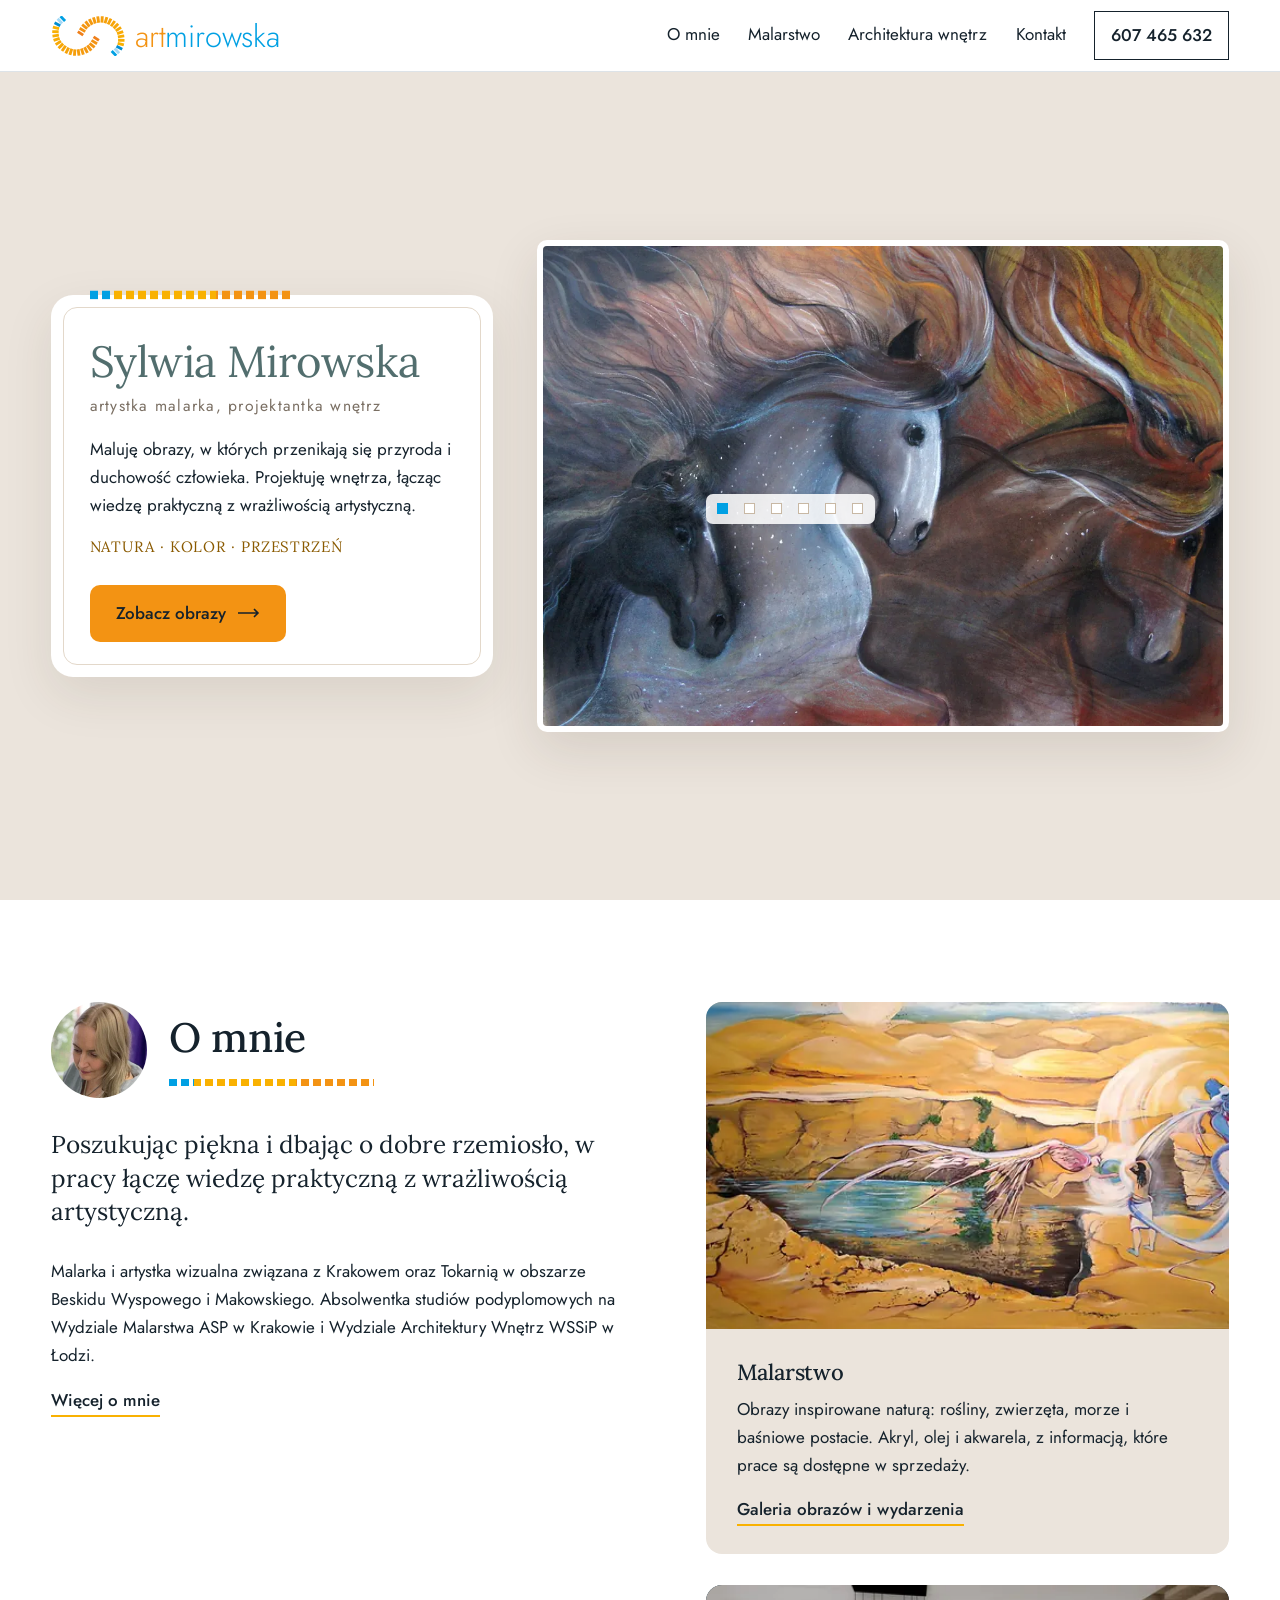
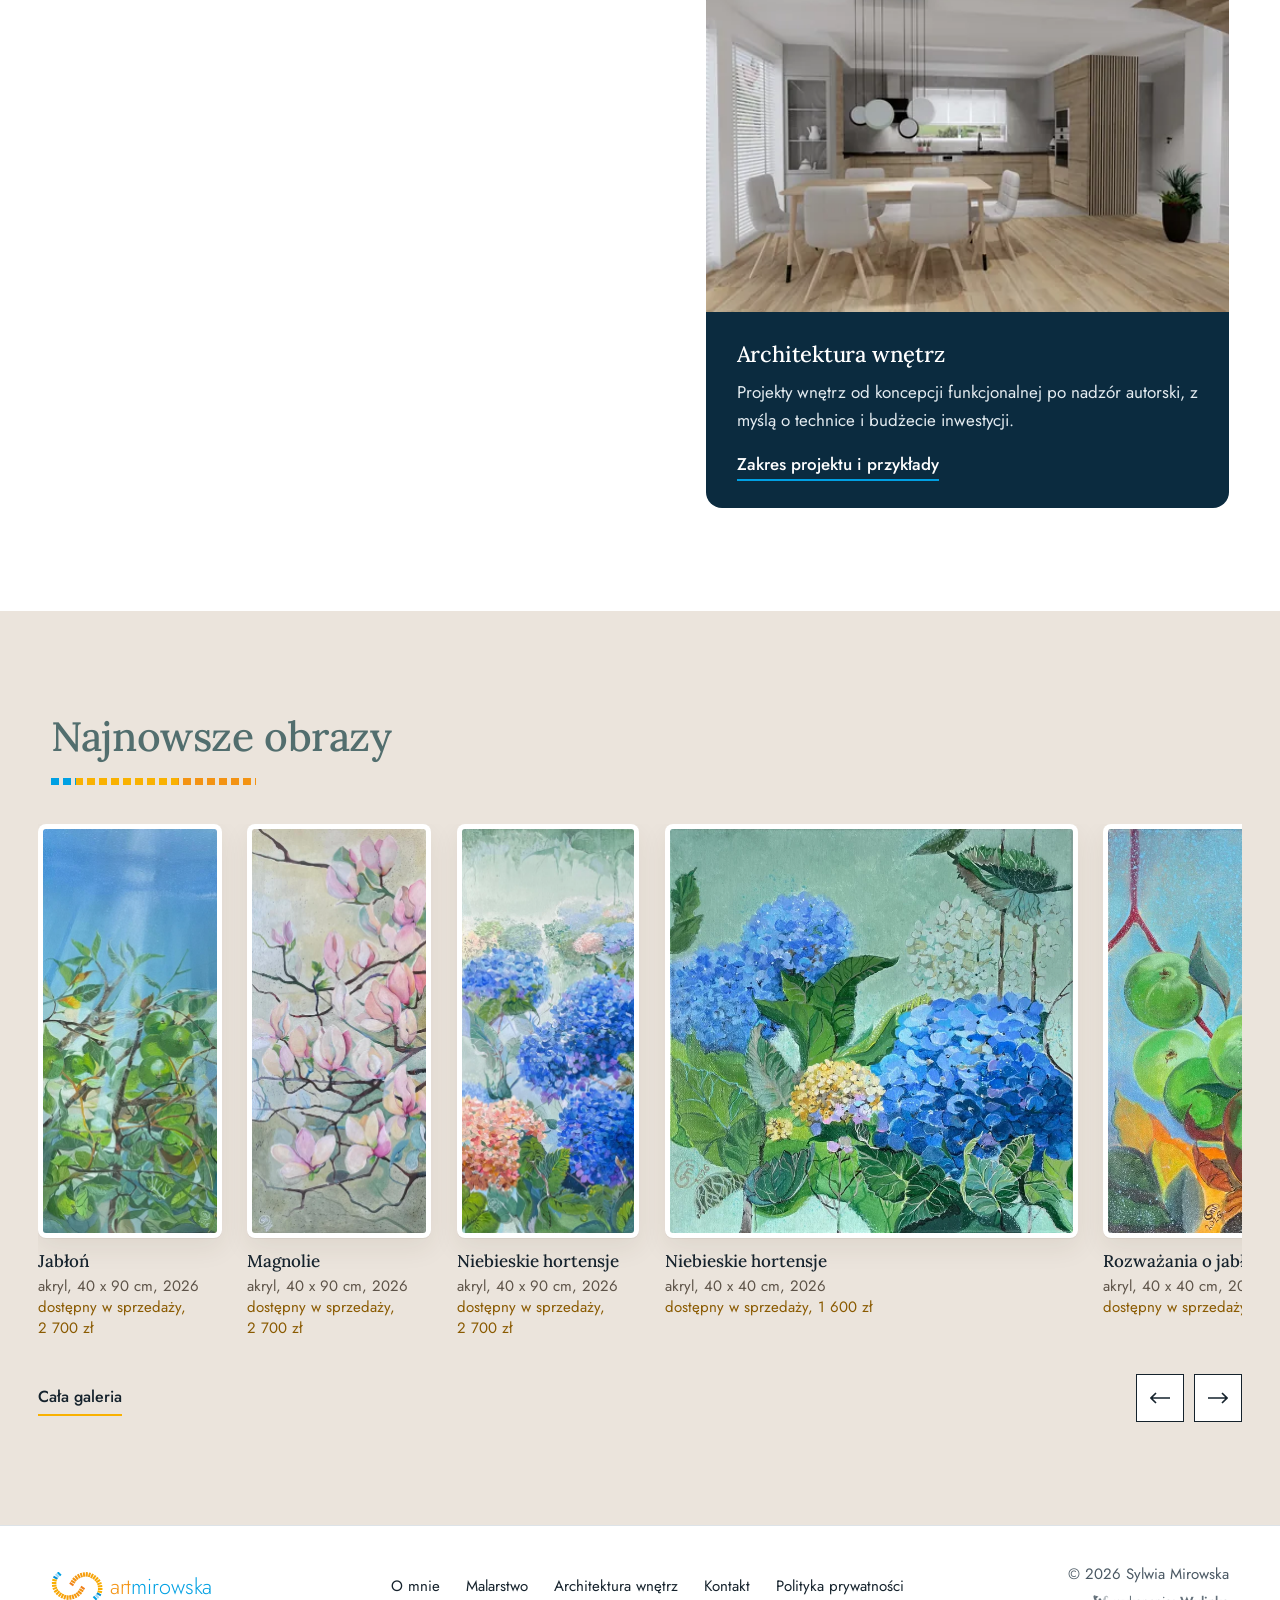
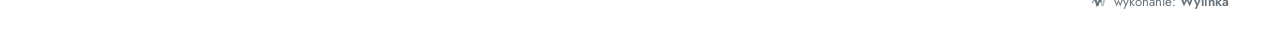
<file: index.html>
<!doctype html>
<html lang="pl">
<head>
<meta charset="utf-8">
<meta name="viewport" content="width=device-width, initial-scale=1">
<title>Sylwia Mirowska - malarstwo i projektowanie wnętrz, Kraków</title>
<meta name="description" content="Sylwia Mirowska - obrazy inspirowane przyrodą i projekty wnętrz. Malarka i projektantka wnętrz z Krakowa.">
<meta name="robots" content="noindex, nofollow" data-podglad>
<link rel="canonical" href="https://wylinka-podglad.pl/artmirowska-koncepcja/">
<meta name="theme-color" content="#ffffff">
<link rel="icon" href="data:image/svg+xml,%3Csvg%20xmlns%3D%22http%3A%2F%2Fwww.w3.org%2F2000%2Fsvg%22%20viewBox%3D%22-4%20-30%20122%20122%22%3E%3Cg%20id%3D%22hk%22%3E%3Crect%20x%3D%2215.80%22%20y%3D%22-0.90%22%20width%3D%224.4%22%20height%3D%229.8%22%20fill%3D%22%2300A0E3%22%20transform%3D%22rotate%28135.1%2018.00%204.00%29%22%2F%3E%3Crect%20x%3D%2211.30%22%20y%3D%222.98%22%20width%3D%224.4%22%20height%3D%229.8%22%20fill%3D%22%23A2D9F7%22%20transform%3D%22rotate%28137.2%2013.50%207.88%29%22%2F%3E%3Crect%20x%3D%227.54%22%20y%3D%227.58%22%20width%3D%224.4%22%20height%3D%229.8%22%20fill%3D%22%23008DD2%22%20transform%3D%22rotate%28117.8%209.74%2012.48%29%22%2F%3E%3Crect%20x%3D%225.42%22%20y%3D%2213.16%22%20width%3D%224.4%22%20height%3D%229.8%22%20fill%3D%22%23F9B101%22%20transform%3D%22rotate%28104.3%207.62%2018.06%29%22%2F%3E%3Crect%20x%3D%224.60%22%20y%3D%2219.04%22%20width%3D%224.4%22%20height%3D%229.8%22%20fill%3D%22%23F9AF02%22%20transform%3D%22rotate%2891.2%206.80%2023.94%29%22%2F%3E%3Crect%20x%3D%224.97%22%20y%3D%2224.99%22%20width%3D%224.4%22%20height%3D%229.8%22%20fill%3D%22%23F8AD03%22%20transform%3D%22rotate%2881.8%207.17%2029.89%29%22%2F%3E%3Crect%20x%3D%226.34%22%20y%3D%2230.77%22%20width%3D%224.4%22%20height%3D%229.8%22%20fill%3D%22%23F8AB05%22%20transform%3D%22rotate%2870.7%208.54%2035.67%29%22%2F%3E%3Crect%20x%3D%229.02%22%20y%3D%2236.08%22%20width%3D%224.4%22%20height%3D%229.8%22%20fill%3D%22%23F7A906%22%20transform%3D%22rotate%2856.2%2011.22%2040.98%29%22%2F%3E%3Crect%20x%3D%2212.81%22%20y%3D%2240.68%22%20width%3D%224.4%22%20height%3D%229.8%22%20fill%3D%22%23F7A707%22%20transform%3D%22rotate%2845.1%2015.01%2045.58%29%22%2F%3E%3Crect%20x%3D%2217.38%22%20y%3D%2244.51%22%20width%3D%224.4%22%20height%3D%229.8%22%20fill%3D%22%23F7A508%22%20transform%3D%22rotate%2834.9%2019.58%2049.41%29%22%2F%3E%3Crect%20x%3D%2222.51%22%20y%3D%2247.56%22%20width%3D%224.4%22%20height%3D%229.8%22%20fill%3D%22%23F6A309%22%20transform%3D%22rotate%2826.5%2024.71%2052.46%29%22%2F%3E%3Crect%20x%3D%2228.02%22%20y%3D%2249.80%22%20width%3D%224.4%22%20height%3D%229.8%22%20fill%3D%22%23F6A10B%22%20transform%3D%22rotate%2817.2%2030.22%2054.70%29%22%2F%3E%3Crect%20x%3D%2233.89%22%20y%3D%2250.89%22%20width%3D%224.4%22%20height%3D%229.8%22%20fill%3D%22%23F59F0C%22%20transform%3D%22rotate%283.2%2036.09%2055.79%29%22%2F%3E%3Crect%20x%3D%2239.85%22%20y%3D%2250.61%22%20width%3D%224.4%22%20height%3D%229.8%22%20fill%3D%22%23F59D0D%22%20transform%3D%22rotate%28-8.1%2042.05%2055.51%29%22%2F%3E%3Crect%20x%3D%2245.64%22%20y%3D%2249.31%22%20width%3D%224.4%22%20height%3D%229.8%22%20fill%3D%22%23F59B0E%22%20transform%3D%22rotate%28-17.1%2047.84%2054.21%29%22%2F%3E%3Crect%20x%3D%2251.14%22%20y%3D%2247.05%22%20width%3D%224.4%22%20height%3D%229.8%22%20fill%3D%22%23F4990F%22%20transform%3D%22rotate%28-27.6%2053.34%2051.95%29%22%2F%3E%3Crect%20x%3D%2256.17%22%20y%3D%2243.84%22%20width%3D%224.4%22%20height%3D%229.8%22%20fill%3D%22%23F49711%22%20transform%3D%22rotate%28-37.4%2058.37%2048.74%29%22%2F%3E%3Crect%20x%3D%2260.47%22%20y%3D%2239.74%22%20width%3D%224.4%22%20height%3D%229.8%22%20fill%3D%22%23F39512%22%20transform%3D%22rotate%28-51.6%2062.67%2044.64%29%22%2F%3E%3Crect%20x%3D%2263.79%22%20y%3D%2234.78%22%20width%3D%224.4%22%20height%3D%229.8%22%20fill%3D%22%23F39313%22%20transform%3D%22rotate%28-59.3%2065.99%2039.68%29%22%2F%3E%3Crect%20x%3D%2266.79%22%20y%3D%2229.62%22%20width%3D%224.4%22%20height%3D%229.8%22%20fill%3D%22%23EF7F1A%22%20transform%3D%22rotate%28-56.4%2068.99%2034.52%29%22%2F%3E%3C%2Fg%3E%3Cuse%20xmlns%3Axlink%3D%22http%3A%2F%2Fwww.w3.org%2F1999%2Fxlink%22%20href%3D%22%23hk%22%20transform%3D%22rotate%28180%2057%2030.5%29%22%2F%3E%3C%2Fsvg%3E">
<link rel="preload" href="fonts/lora-rdzen.woff2" as="font" type="font/woff2" crossorigin>
<link rel="preload" href="fonts/jost-rdzen.woff2" as="font" type="font/woff2" crossorigin>
<link rel="preload" as="image" type="image/webp" imagesrcset="foto/h-dzikosc-720.webp 720w, foto/h-dzikosc-1100.webp 1100w, foto/h-dzikosc-1417.webp 1417w" imagesizes="(max-width:760px) 96vw, (max-width:960px) 92vw, 60vw" fetchpriority="high">
<link rel="stylesheet" href="style.css?v=2711i">
</head>
<body>
<a class="skip" href="#tresc">Przejdź do treści</a>
<svg width="0" height="0" style="position:absolute" aria-hidden="true"><defs><symbol id="znak" viewBox="0 0 114 61"><g id="hk"><rect x="15.80" y="-0.90" width="4.4" height="9.8" fill="#00A0E3" transform="rotate(135.1 18.00 4.00)"/><rect x="11.30" y="2.98" width="4.4" height="9.8" fill="#A2D9F7" transform="rotate(137.2 13.50 7.88)"/><rect x="7.54" y="7.58" width="4.4" height="9.8" fill="#008DD2" transform="rotate(117.8 9.74 12.48)"/><rect x="5.42" y="13.16" width="4.4" height="9.8" fill="#F9B101" transform="rotate(104.3 7.62 18.06)"/><rect x="4.60" y="19.04" width="4.4" height="9.8" fill="#F9AF02" transform="rotate(91.2 6.80 23.94)"/><rect x="4.97" y="24.99" width="4.4" height="9.8" fill="#F8AD03" transform="rotate(81.8 7.17 29.89)"/><rect x="6.34" y="30.77" width="4.4" height="9.8" fill="#F8AB05" transform="rotate(70.7 8.54 35.67)"/><rect x="9.02" y="36.08" width="4.4" height="9.8" fill="#F7A906" transform="rotate(56.2 11.22 40.98)"/><rect x="12.81" y="40.68" width="4.4" height="9.8" fill="#F7A707" transform="rotate(45.1 15.01 45.58)"/><rect x="17.38" y="44.51" width="4.4" height="9.8" fill="#F7A508" transform="rotate(34.9 19.58 49.41)"/><rect x="22.51" y="47.56" width="4.4" height="9.8" fill="#F6A309" transform="rotate(26.5 24.71 52.46)"/><rect x="28.02" y="49.80" width="4.4" height="9.8" fill="#F6A10B" transform="rotate(17.2 30.22 54.70)"/><rect x="33.89" y="50.89" width="4.4" height="9.8" fill="#F59F0C" transform="rotate(3.2 36.09 55.79)"/><rect x="39.85" y="50.61" width="4.4" height="9.8" fill="#F59D0D" transform="rotate(-8.1 42.05 55.51)"/><rect x="45.64" y="49.31" width="4.4" height="9.8" fill="#F59B0E" transform="rotate(-17.1 47.84 54.21)"/><rect x="51.14" y="47.05" width="4.4" height="9.8" fill="#F4990F" transform="rotate(-27.6 53.34 51.95)"/><rect x="56.17" y="43.84" width="4.4" height="9.8" fill="#F49711" transform="rotate(-37.4 58.37 48.74)"/><rect x="60.47" y="39.74" width="4.4" height="9.8" fill="#F39512" transform="rotate(-51.6 62.67 44.64)"/><rect x="63.79" y="34.78" width="4.4" height="9.8" fill="#F39313" transform="rotate(-59.3 65.99 39.68)"/><rect x="66.79" y="29.62" width="4.4" height="9.8" fill="#EF7F1A" transform="rotate(-56.4 68.99 34.52)"/></g><use href="#hk" transform="rotate(180 57 30.5)"/></symbol></defs></svg>
<header class="top" id="top">
<div class="wrap">
<a class="logo" href="index.html" aria-label="artmirowska - Sylwia Mirowska, strona główna"><svg viewBox="0 0 382 61" role="img" aria-hidden="true" focusable="false"><use href="#znak" width="114" height="61"/><text x="128" y="47" font-family="Jost, Arial, sans-serif" font-weight="300" font-size="47" letter-spacing="-0.3"><tspan fill="#F39313">art</tspan><tspan fill="#00A0E3">mirowska</tspan></text></svg></a>
<button class="burger" id="burger" type="button" aria-label="Otwórz menu" aria-expanded="false" aria-controls="menu"><i></i><i></i><i></i></button>
<nav class="menu" id="menu" aria-label="Główne menu">
<a href="o-mnie.html">O mnie</a><a href="malarstwo.html">Malarstwo</a><a href="architektura-wnetrz.html">Architektura wnętrz</a><a href="kontakt.html">Kontakt</a>
<a class="tel" href="tel:+48607465632">607 465 632</a>
</nav>
</div>
</header>
<main id="tresc">
<section class="start krem" id="start">
<div class="wrap start-in">
<div class="wiz">
<span class="kr" aria-hidden="true"></span>
<h1>Sylwia Mirowska <span>artystka malarka, projektantka wnętrz</span></h1>
<p class="lead">Maluję obrazy, w których przenikają się przyroda i duchowość człowieka. <span class="dr">Projektuję wnętrza, łącząc wiedzę praktyczną z wrażliwością artystyczną.</span></p>
<p class="haslo">NATURA · KOLOR · PRZESTRZEŃ</p>
<a class="btn" href="malarstwo.html">Zobacz obrazy <svg viewBox="0 0 22 10" aria-hidden="true"><path d="M0 5h20M16 1l4 4-4 4" fill="none" stroke="currentColor" stroke-width="1.6"/></svg></a>
</div>
<div class="rama" id="pokaz" aria-label="Wybrane obrazy"><img data-krop="0.86" src="foto/h-dzikosc-1100.webp" srcset="foto/h-dzikosc-720.webp 720w, foto/h-dzikosc-1100.webp 1100w, foto/h-dzikosc-1417.webp 1417w" sizes="(max-width:760px) 96vw, (max-width:960px) 92vw, 60vw" width="1417" height="1000" alt="Obraz Sylwii Mirowskiej: Dzikość serca" class=on fetchpriority=high decoding="async"><img data-src="foto/h-smok-1100.webp" data-srcset="foto/h-smok-720.webp 720w, foto/h-smok-1100.webp 1100w, foto/h-smok-1600.webp 1600w" sizes="(max-width:760px) 96vw, (max-width:960px) 92vw, 50vw" width="1600" height="1303" alt="Obraz Sylwii Mirowskiej: Smok niebieski, cykl „Planeta Smi”, akryl, 73 x 60 cm" loading=lazy decoding="async"><img data-src="foto/h-biedronki-1100.webp" data-srcset="foto/h-biedronki-720.webp 720w, foto/h-biedronki-1100.webp 1100w, foto/h-biedronki-1401.webp 1401w" sizes="(max-width:760px) 96vw, (max-width:960px) 92vw, 60vw" width="1401" height="1000" alt="Obraz Sylwii Mirowskiej: Sierpniowe biedronki" loading=lazy decoding="async"><img data-pos="0% 50%" data-src="foto/h-karczoch-1100.webp" data-srcset="foto/h-karczoch-720.webp 720w, foto/h-karczoch-1100.webp 1100w, foto/h-karczoch-1600.webp 1600w" sizes="(max-width:760px) 96vw, (max-width:960px) 92vw, 55vw" width="1600" height="1200" alt="Obraz Sylwii Mirowskiej: Wariacje na temat karczocha, akryl, 45 x 60 cm, 2022" loading=lazy decoding="async"><img data-src="foto/h-wazka-1100.webp" data-srcset="foto/h-wazka-720.webp 720w, foto/h-wazka-1100.webp 1100w, foto/h-wazka-1357.webp 1357w" sizes="(max-width:760px) 96vw, (max-width:960px) 92vw, 60vw" width="1357" height="1000" alt="Obraz Sylwii Mirowskiej: Ważka i lilie wodne" loading=lazy decoding="async"><img data-src="foto/h-uspiony-1100.webp" data-srcset="foto/h-uspiony-720.webp 720w, foto/h-uspiony-1100.webp 1100w, foto/h-uspiony-1600.webp 1600w, foto/h-uspiony-2048.webp 2048w" sizes="(max-width:760px) 96vw, (max-width:960px) 92vw, 55vw" width="2048" height="1667" alt="Obraz Sylwii Mirowskiej: Uśpiony ogród, akryl, 100 x 80 cm, 2018" loading=lazy decoding="async"></div>
</div>
</section>

<section class="sek">
<div class="wrap om">
<div class="om-tx">
<div class="om-gl"><img data-src="foto/smi-twarz-192.webp" data-srcset="foto/smi-twarz-192.webp 192w, foto/smi-twarz-288.webp 288w" sizes="96px" width="96" height="96" alt="Sylwia Mirowska"><div><h2>O mnie</h2><span class="kr" aria-hidden="true"></span></div></div>
<p class="cyt">Poszukując piękna i dbając o dobre rzemiosło, w pracy łączę wiedzę praktyczną z wrażliwością artystyczną.</p>
<p>Malarka i artystka wizualna związana z Krakowem oraz Tokarnią w obszarze Beskidu Wyspowego i Makowskiego. Absolwentka studiów podyplomowych na Wydziale Malarstwa ASP w Krakowie i Wydziale Architektury Wnętrz WSSiP w Łodzi.</p>
<a class="wiecej" href="o-mnie.html">Więcej o mnie</a>
</div>
<div class="dz">
<a class="k" href="malarstwo.html"><img data-src="foto/g-pustynia-1048.webp" data-srcset="foto/g-pustynia-605.webp 605w, foto/g-pustynia-1048.webp 1048w, foto/g-pustynia-1400.webp 1400w" sizes="(max-width:960px) 92vw, 30vw" width="1048" height="520" alt="Obraz W każdym z nas jest pustynia"><div class="t"><h3>Malarstwo</h3><p>Obrazy inspirowane naturą: rośliny, zwierzęta, morze i baśniowe postacie. Akryl, olej i akwarela, z informacją, które prace są dostępne w sprzedaży.</p><span class="wiecej">Galeria obrazów i wydarzenia</span></div></a>
<a class="c" href="architektura-wnetrz.html"><img data-src="foto/a-kuchnia-skand-2026-960.webp" data-srcset="foto/a-kuchnia-skand-2026-480.webp 480w, foto/a-kuchnia-skand-2026-960.webp 960w, foto/a-kuchnia-skand-2026-1600.webp 1600w" sizes="(max-width:960px) 92vw, 30vw" width="960" height="599" alt="Projekt wnętrza - kuchnia w stylu skandynawskim"><div class="t"><h3>Architektura wnętrz</h3><p>Projekty wnętrz od koncepcji funkcjonalnej po nadzór autorski, z myślą o technice i budżecie inwestycji.</p><span class="wiecej">Zakres projektu i przykłady</span></div></a>
</div>
</div>
</section>

<section class="sek krem">
<div class="wrap"><h2>Najnowsze obrazy</h2><span class="kr" aria-hidden="true"></span></div>
<div class="pas-w" style="margin-top:clamp(28px,3vw,48px)">
<div class="pas" id="pas-mal" data-tor><figure class="ob" data-st="dost" style="--r:0.4431"><button type="button" data-lb="mal" data-src="foto/m-jablon-709.webp" data-mid="foto/m-jablon-709.webp" data-cap="Jabłoń - akryl, 40 x 90 cm, 2026"><img data-src="foto/m-jablon-360.webp" data-srcset="foto/m-jablon-360.webp 360w, foto/m-jablon-709.webp 709w" sizes="(max-width:760px) 133px, 208px" width="360" height="812" decoding="async" alt="Jabłoń"></button><figcaption><b>Jabłoń</b><span>akryl, 40 x 90 cm, 2026</span><br><em>dostępny w sprzedaży, 2 700 zł</em></figcaption></figure><figure class="ob" data-st="dost" style="--r:0.4437"><button type="button" data-lb="mal" data-src="foto/m-magnolie-710.webp" data-mid="foto/m-magnolie-710.webp" data-cap="Magnolie - akryl, 40 x 90 cm, 2026"><img data-src="foto/m-magnolie-360.webp" data-srcset="foto/m-magnolie-360.webp 360w, foto/m-magnolie-710.webp 710w" sizes="(max-width:760px) 133px, 209px" width="360" height="811" decoding="async" alt="Magnolie"></button><figcaption><b>Magnolie</b><span>akryl, 40 x 90 cm, 2026</span><br><em>dostępny w sprzedaży, 2 700 zł</em></figcaption></figure><figure class="ob" data-st="dost" style="--r:0.4412"><button type="button" data-lb="mal" data-src="foto/m-hortensje-90-706.webp" data-mid="foto/m-hortensje-90-706.webp" data-cap="Niebieskie hortensje - akryl, 40 x 90 cm, 2026"><img data-src="foto/m-hortensje-90-360.webp" data-srcset="foto/m-hortensje-90-360.webp 360w, foto/m-hortensje-90-706.webp 706w" sizes="(max-width:760px) 132px, 207px" width="360" height="816" decoding="async" alt="Niebieskie hortensje"></button><figcaption><b>Niebieskie hortensje</b><span>akryl, 40 x 90 cm, 2026</span><br><em>dostępny w sprzedaży, 2 700 zł</em></figcaption></figure><figure class="ob" data-st="dost" style="--r:0.9973"><button type="button" data-lb="mal" data-src="foto/m-hortensje-40-1473.webp" data-mid="foto/m-hortensje-40-720.webp" data-cap="Niebieskie hortensje - akryl, 40 x 40 cm, 2026"><img data-src="foto/m-hortensje-40-360.webp" data-srcset="foto/m-hortensje-40-360.webp 360w, foto/m-hortensje-40-720.webp 720w, foto/m-hortensje-40-1200.webp 1200w, foto/m-hortensje-40-1473.webp 1473w" sizes="(max-width:760px) 299px, 469px" width="360" height="361" decoding="async" alt="Niebieskie hortensje"></button><figcaption><b>Niebieskie hortensje</b><span>akryl, 40 x 40 cm, 2026</span><br><em>dostępny w sprzedaży, 1 600 zł</em></figcaption></figure><figure class="ob" data-st="dost" style="--r:0.9946"><button type="button" data-lb="mal" data-src="foto/m-rozwazania-1472.webp" data-mid="foto/m-rozwazania-720.webp" data-cap="Rozważania o jabłoni - akryl, 40 x 40 cm, 2026"><img data-src="foto/m-rozwazania-360.webp" data-srcset="foto/m-rozwazania-360.webp 360w, foto/m-rozwazania-720.webp 720w, foto/m-rozwazania-1200.webp 1200w, foto/m-rozwazania-1472.webp 1472w" sizes="(max-width:760px) 298px, 467px" width="360" height="362" decoding="async" alt="Rozważania o jabłoni"></button><figcaption><b>Rozważania o jabłoni</b><span>akryl, 40 x 40 cm, 2026</span><br><em>dostępny w sprzedaży, 1 600 zł</em></figcaption></figure><figure class="ob" data-st="dost" style="--r:1.3333"><button type="button" data-lb="mal" data-src="foto/m-toscania-1800.webp" data-mid="foto/m-toscania-720.webp" data-cap="Wiejski pejzaż Toscanii - akryl w passe-partout, 45 x 60 cm, 2022"><img data-src="foto/m-toscania-360.webp" data-srcset="foto/m-toscania-360.webp 360w, foto/m-toscania-720.webp 720w, foto/m-toscania-1200.webp 1200w, foto/m-toscania-1800.webp 1800w" sizes="(max-width:760px) 400px, 627px" width="360" height="270" decoding="async" alt="Wiejski pejzaż Toscanii"></button><figcaption><b>Wiejski pejzaż Toscanii</b><span>akryl w passe-partout, 45 x 60 cm, 2022</span><br><em>dostępny w sprzedaży, 1 600 zł</em></figcaption></figure><figure class="ob" data-st="dost" style="--r:0.7599"><button type="button" data-lb="mal" data-src="foto/m-biedronki-1800.webp" data-mid="foto/m-biedronki-720.webp" data-cap="Biedronki i zielony groszek - akwarela, 56 x 42 cm, 2022"><img data-src="foto/m-biedronki-360.webp" data-srcset="foto/m-biedronki-360.webp 360w, foto/m-biedronki-720.webp 720w, foto/m-biedronki-1200.webp 1200w, foto/m-biedronki-1800.webp 1800w" sizes="(max-width:760px) 228px, 357px" width="360" height="474" decoding="async" alt="Biedronki i zielony groszek"></button><figcaption><b>Biedronki i zielony groszek</b><span>akwarela, 56 x 42 cm, 2022</span><br><em>dostępny w sprzedaży, 900 zł</em></figcaption></figure><figure class="ob" data-st="dost" style="--r:0.8370"><button type="button" data-lb="mal" data-src="foto/m-dalie-1800.webp" data-mid="foto/m-dalie-720.webp" data-cap="Amarantowe dalie - akryl, 60 x 70 cm, 2021"><img data-src="foto/m-dalie-360.webp" data-srcset="foto/m-dalie-360.webp 360w, foto/m-dalie-720.webp 720w, foto/m-dalie-1200.webp 1200w, foto/m-dalie-1800.webp 1800w" sizes="(max-width:760px) 251px, 393px" width="360" height="430" decoding="async" alt="Amarantowe dalie"></button><figcaption><b>Amarantowe dalie</b><span>akryl, 60 x 70 cm, 2021</span><br><em>dostępny w sprzedaży, 3 000 zł</em></figcaption></figure><figure class="ob" data-st="dost" style="--r:0.7575"><button type="button" data-lb="mal" data-src="foto/m-bzy-1640.webp" data-mid="foto/m-bzy-720.webp" data-cap="Bzy - akwarela, 42 x 56 cm, 2018"><img data-src="foto/m-bzy-360.webp" data-srcset="foto/m-bzy-360.webp 360w, foto/m-bzy-720.webp 720w, foto/m-bzy-1200.webp 1200w, foto/m-bzy-1640.webp 1640w" sizes="(max-width:760px) 227px, 356px" width="360" height="475" decoding="async" alt="Bzy"></button><figcaption><b>Bzy</b><span>akwarela, 42 x 56 cm, 2018</span><br><em>dostępny w sprzedaży, 900 zł</em></figcaption></figure><figure class="ob" data-st="dost" style="--r:0.8800"><button type="button" data-lb="mal" data-src="foto/g-droga-880.webp" data-mid="foto/g-droga-458.webp" data-cap="Droga na grecką plażę - akryl, 90 x 80 cm, 2019"><img data-src="foto/g-droga-264.webp" data-srcset="foto/g-droga-264.webp 264w, foto/g-droga-458.webp 458w, foto/g-droga-880.webp 880w" sizes="(max-width:760px) 264px, 414px" width="264" height="300" decoding="async" alt="Droga na grecką plażę"></button><figcaption><b>Droga na grecką plażę</b><span>akryl, 90 x 80 cm, 2019</span><br><em>dostępny w sprzedaży, 3 000 zł</em></figcaption></figure><figure class="ob" data-st="dost" style="--r:0.7960"><button type="button" data-lb="mal" data-src="foto/g-winniczki-796.webp" data-mid="foto/g-winniczki-414.webp" data-cap="Winniczki w deszczu - akryl, 80 x 100 cm, 2021"><img data-src="foto/g-winniczki-239.webp" data-srcset="foto/g-winniczki-239.webp 239w, foto/g-winniczki-414.webp 414w, foto/g-winniczki-796.webp 796w" sizes="(max-width:760px) 239px, 374px" width="239" height="300" decoding="async" alt="Winniczki w deszczu"></button><figcaption><b>Winniczki w deszczu</b><span>akryl, 80 x 100 cm, 2021</span><br><em>dostępny w sprzedaży, 3 000 zł</em></figcaption></figure><figure class="ob" data-st="dost" style="--r:2.0160"><button type="button" data-lb="mal" data-src="foto/g-pustynia-1400.webp" data-mid="foto/g-pustynia-1048.webp" data-cap="W każdym z nas jest pustynia - olej na płótnie, 60 x 120 cm, 2016"><img data-src="foto/g-pustynia-605.webp" data-srcset="foto/g-pustynia-605.webp 605w, foto/g-pustynia-1048.webp 1048w, foto/g-pustynia-1400.webp 1400w" sizes="(max-width:760px) 605px, 948px" width="605" height="300" decoding="async" alt="W każdym z nas jest pustynia"></button><figcaption><b>W każdym z nas jest pustynia</b><span>olej na płótnie, 60 x 120 cm, 2016</span><br><em>dostępny w sprzedaży, 3 000 zł</em></figcaption></figure><figure class="ob" data-st="gal" style="--r:0.9988"><button type="button" data-lb="mal" data-src="foto/m-szpak-1598.webp" data-mid="foto/m-szpak-720.webp" data-cap="Szpak i konwalie - akryl na płótnie, 60 x 60 cm, 2026"><img data-src="foto/m-szpak-360.webp" data-srcset="foto/m-szpak-360.webp 360w, foto/m-szpak-720.webp 720w, foto/m-szpak-1200.webp 1200w, foto/m-szpak-1598.webp 1598w" sizes="(max-width:760px) 300px, 469px" width="360" height="360" decoding="async" alt="Szpak i konwalie"></button><figcaption><b>Szpak i konwalie</b><span>akryl na płótnie, 60 x 60 cm, 2026</span><br><em>dostępny w sprzedaży</em><br><a class="gal" href="https://www.gallerystore.pl/malarstwo/sylwia-mirowska/szpak-i-konwalie" target="_blank" rel="noopener">w galerii Gallerystore</a></figcaption></figure><figure class="ob" data-st="gal" style="--r:0.8744"><button type="button" data-lb="mal" data-src="foto/m-meduzy-1378.webp" data-mid="foto/m-meduzy-720.webp" data-cap="Spokój morza - meduzy i turkusy - akryl na płótnie, 80 x 90 cm, 2026"><img data-src="foto/m-meduzy-360.webp" data-srcset="foto/m-meduzy-360.webp 360w, foto/m-meduzy-720.webp 720w, foto/m-meduzy-1200.webp 1200w, foto/m-meduzy-1378.webp 1378w" sizes="(max-width:760px) 262px, 411px" width="360" height="412" decoding="async" alt="Spokój morza - meduzy i turkusy"></button><figcaption><b>Spokój morza - meduzy i turkusy</b><span>akryl na płótnie, 80 x 90 cm, 2026</span><br><em>dostępny w sprzedaży</em><br><a class="gal" href="https://www.gallerystore.pl/malarstwo/sylwia-mirowska/meduzy" target="_blank" rel="noopener">w galerii Gallerystore</a></figcaption></figure><figure class="ob" data-st="gal" style="--r:0.8351"><button type="button" data-lb="mal" data-src="foto/m-perliczki-1170.webp" data-mid="foto/m-perliczki-720.webp" data-cap="Perliczki w śniegu - akryl na płótnie, 50 x 60 cm, 2026"><img data-src="foto/m-perliczki-360.webp" data-srcset="foto/m-perliczki-360.webp 360w, foto/m-perliczki-720.webp 720w, foto/m-perliczki-1170.webp 1170w" sizes="(max-width:760px) 251px, 393px" width="360" height="431" decoding="async" alt="Perliczki w śniegu"></button><figcaption><b>Perliczki w śniegu</b><span>akryl na płótnie, 50 x 60 cm, 2026</span><br><em>dostępny w sprzedaży</em><br><a class="gal" href="https://www.gallerystore.pl/malarstwo/sylwia-mirowska/perliczki-w-sniegu" target="_blank" rel="noopener">w galerii Gallerystore</a></figcaption></figure><figure class="ob" data-st="gal" style="--r:1.0287"><button type="button" data-lb="mal" data-src="foto/m-mimoza-1111.webp" data-mid="foto/m-mimoza-720.webp" data-cap="Mimoza i słowik - akryl na płótnie, 60 x 60 cm, 2026"><img data-src="foto/m-mimoza-360.webp" data-srcset="foto/m-mimoza-360.webp 360w, foto/m-mimoza-720.webp 720w, foto/m-mimoza-1111.webp 1111w" sizes="(max-width:760px) 309px, 483px" width="360" height="350" decoding="async" alt="Mimoza i słowik"></button><figcaption><b>Mimoza i słowik</b><span>akryl na płótnie, 60 x 60 cm, 2026</span><br><em>dostępny w sprzedaży</em><br><a class="gal" href="https://www.gallerystore.pl/malarstwo/sylwia-mirowska/ptaki-mimoza-i-slowik" target="_blank" rel="noopener">w galerii Gallerystore</a></figcaption></figure><figure class="ob" data-st="gal" style="--r:1.0094"><button type="button" data-lb="mal" data-src="foto/m-lodz40-1499.webp" data-mid="foto/m-lodz40-720.webp" data-cap="Łódź - akryl na płótnie, 40 x 40 cm, 2026"><img data-src="foto/m-lodz40-360.webp" data-srcset="foto/m-lodz40-360.webp 360w, foto/m-lodz40-720.webp 720w, foto/m-lodz40-1200.webp 1200w, foto/m-lodz40-1499.webp 1499w" sizes="(max-width:760px) 303px, 474px" width="360" height="357" decoding="async" alt="Łódź"></button><figcaption><b>Łódź</b><span>akryl na płótnie, 40 x 40 cm, 2026</span><br><em>dostępny w sprzedaży</em><br><a class="gal" href="https://www.gallerystore.pl/malarstwo/sylwia-mirowska/lodz" target="_blank" rel="noopener">w galerii Gallerystore</a></figcaption></figure><figure class="ob" data-st="gal" style="--r:0.7410"><button type="button" data-lb="mal" data-src="foto/m-plitwickie-1176.webp" data-mid="foto/m-plitwickie-720.webp" data-cap="Plitwickie jeziora - ryby - akryl na płótnie, 60 x 80 cm, 2025"><img data-src="foto/m-plitwickie-360.webp" data-srcset="foto/m-plitwickie-360.webp 360w, foto/m-plitwickie-720.webp 720w, foto/m-plitwickie-1176.webp 1176w" sizes="(max-width:760px) 222px, 348px" width="360" height="486" decoding="async" alt="Plitwickie jeziora - ryby"></button><figcaption><b>Plitwickie jeziora - ryby</b><span>akryl na płótnie, 60 x 80 cm, 2025</span><br><em>dostępny w sprzedaży</em><br><a class="gal" href="https://www.gallerystore.pl/malarstwo/sylwia-mirowska/ryby" target="_blank" rel="noopener">w galerii Gallerystore</a></figcaption></figure><figure class="ob" data-st="gal" style="--r:1.0000"><button type="button" data-lb="mal" data-src="foto/m-irysy-1800.webp" data-mid="foto/m-irysy-720.webp" data-cap="Irysy - kosaciec syberyjski - akryl, 40 x 40 cm, 2025"><img data-src="foto/m-irysy-360.webp" data-srcset="foto/m-irysy-360.webp 360w, foto/m-irysy-720.webp 720w, foto/m-irysy-1200.webp 1200w, foto/m-irysy-1800.webp 1800w" sizes="(max-width:760px) 300px, 470px" width="360" height="360" decoding="async" alt="Irysy - kosaciec syberyjski"></button><figcaption><b>Irysy - kosaciec syberyjski</b><span>akryl, 40 x 40 cm, 2025</span><br><em>dostępny w sprzedaży</em><br><a class="gal" href="https://www.gallerystore.pl/malarstwo/sylwia-mirowska/irysy" target="_blank" rel="noopener">w galerii Gallerystore</a></figcaption></figure><figure class="ob" data-st="gal" style="--r:0.8151"><button type="button" data-lb="mal" data-src="foto/m-hortensje-842.webp" data-mid="foto/m-hortensje-720.webp" data-cap="Białe hortensje i czapla - akryl na płótnie, 50 x 60 cm, 2025"><img data-src="foto/m-hortensje-360.webp" data-srcset="foto/m-hortensje-360.webp 360w, foto/m-hortensje-720.webp 720w, foto/m-hortensje-842.webp 842w" sizes="(max-width:760px) 245px, 383px" width="360" height="442" decoding="async" alt="Białe hortensje i czapla"></button><figcaption><b>Białe hortensje i czapla</b><span>akryl na płótnie, 50 x 60 cm, 2025</span><br><em>dostępny w sprzedaży</em><br><a class="gal" href="https://www.gallerystore.pl/malarstwo/sylwia-mirowska/biale-hortensje-i-czapla" target="_blank" rel="noopener">w galerii Gallerystore</a></figcaption></figure><figure class="ob" data-st="gal" style="--r:0.7376"><button type="button" data-lb="mal" data-src="foto/m-czerwona-lodz-1800.webp" data-mid="foto/m-czerwona-lodz-720.webp" data-cap="Czerwona łódź - akwarela, 56 x 42 cm, 2023"><img data-src="foto/m-czerwona-lodz-360.webp" data-srcset="foto/m-czerwona-lodz-360.webp 360w, foto/m-czerwona-lodz-720.webp 720w, foto/m-czerwona-lodz-1200.webp 1200w, foto/m-czerwona-lodz-1800.webp 1800w" sizes="(max-width:760px) 221px, 347px" width="360" height="488" decoding="async" alt="Czerwona łódź"></button><figcaption><b>Czerwona łódź</b><span>akwarela, 56 x 42 cm, 2023</span><br><em>dostępny w sprzedaży</em><br><a class="gal" href="https://www.gallerystore.pl/malarstwo/sylwia-mirowska/czerwona-lodz" target="_blank" rel="noopener">w galerii Gallerystore</a></figcaption></figure><figure class="ob" data-st="gal" style="--r:0.7498"><button type="button" data-lb="mal" data-src="foto/m-fuksja-842.webp" data-mid="foto/m-fuksja-720.webp" data-cap="Fuksja - gra cieni - akwarela na papierze, 42 x 56 cm, 2022"><img data-src="foto/m-fuksja-360.webp" data-srcset="foto/m-fuksja-360.webp 360w, foto/m-fuksja-720.webp 720w, foto/m-fuksja-842.webp 842w" sizes="(max-width:760px) 225px, 352px" width="360" height="480" decoding="async" alt="Fuksja - gra cieni"></button><figcaption><b>Fuksja - gra cieni</b><span>akwarela na papierze, 42 x 56 cm, 2022</span><br><em>dostępny w sprzedaży</em><br><a class="gal" href="https://www.gallerystore.pl/malarstwo/sylwia-mirowska/fuksja-gra-cieni" target="_blank" rel="noopener">w galerii Gallerystore</a></figcaption></figure><figure class="ob" data-st="gal" style="--r:0.7500"><button type="button" data-lb="mal" data-src="foto/m-piwonie-1800.webp" data-mid="foto/m-piwonie-720.webp" data-cap="Piwonie - akryl na płótnie, 45 x 60 cm, 2022"><img data-src="foto/m-piwonie-360.webp" data-srcset="foto/m-piwonie-360.webp 360w, foto/m-piwonie-720.webp 720w, foto/m-piwonie-1200.webp 1200w, foto/m-piwonie-1800.webp 1800w" sizes="(max-width:760px) 225px, 352px" width="360" height="480" decoding="async" alt="Piwonie"></button><figcaption><b>Piwonie</b><span>akryl na płótnie, 45 x 60 cm, 2022</span><br><em>dostępny w sprzedaży</em><br><a class="gal" href="https://www.gallerystore.pl/malarstwo/sylwia-mirowska/piwonie" target="_blank" rel="noopener">w galerii Gallerystore</a></figcaption></figure><figure class="ob" data-st="nie" style="--r:0.7516"><button type="button" data-lb="mal" data-src="foto/n-plitwickie-wazki-1800.webp" data-mid="foto/n-plitwickie-wazki-720.webp" data-cap="Plitwickie jeziora - ważki - akryl, 100 x 80 cm, 2025"><img data-src="foto/n-plitwickie-wazki-360.webp" data-srcset="foto/n-plitwickie-wazki-360.webp 360w, foto/n-plitwickie-wazki-720.webp 720w, foto/n-plitwickie-wazki-1200.webp 1200w, foto/n-plitwickie-wazki-1800.webp 1800w" sizes="(max-width:760px) 225px, 353px" width="360" height="479" decoding="async" alt="Plitwickie jeziora - ważki"></button><figcaption><b>Plitwickie jeziora - ważki</b><span>akryl, 100 x 80 cm, 2025</span><br><em class="nie">niedostępny</em></figcaption></figure><figure class="ob" data-st="nie" style="--r:1.3788"><button type="button" data-lb="mal" data-src="foto/n-tajemniczy-728.webp" data-mid="foto/n-tajemniczy-720.webp" data-cap="Tajemniczy ogród - 70 x 100 cm, 2023"><img data-src="foto/n-tajemniczy-360.webp" data-srcset="foto/n-tajemniczy-360.webp 360w, foto/n-tajemniczy-720.webp 720w, foto/n-tajemniczy-728.webp 728w" sizes="(max-width:760px) 414px, 648px" width="360" height="261" decoding="async" alt="Tajemniczy ogród"></button><figcaption><b>Tajemniczy ogród</b><span>70 x 100 cm, 2023</span><br><em class="nie">niedostępny</em></figcaption></figure><figure class="ob" data-st="nie" style="--r:0.7396"><button type="button" data-lb="mal" data-src="foto/n-czapla-1800.webp" data-mid="foto/n-czapla-720.webp" data-cap="Czapla i lilie wodne - akryl, 60 x 80 cm, 2023"><img data-src="foto/n-czapla-360.webp" data-srcset="foto/n-czapla-360.webp 360w, foto/n-czapla-720.webp 720w, foto/n-czapla-1200.webp 1200w, foto/n-czapla-1800.webp 1800w" sizes="(max-width:760px) 222px, 348px" width="360" height="487" decoding="async" alt="Czapla i lilie wodne"></button><figcaption><b>Czapla i lilie wodne</b><span>akryl, 60 x 80 cm, 2023</span><br><em class="nie">niedostępny</em></figcaption></figure><figure class="ob" data-st="nie" style="--r:0.7183"><button type="button" data-lb="mal" data-src="foto/n-asyz-1800.webp" data-mid="foto/n-asyz-720.webp" data-cap="Asyż - akryl, 50 x 60 cm, 2022"><img data-src="foto/n-asyz-360.webp" data-srcset="foto/n-asyz-360.webp 360w, foto/n-asyz-720.webp 720w, foto/n-asyz-1200.webp 1200w, foto/n-asyz-1800.webp 1800w" sizes="(max-width:760px) 215px, 338px" width="360" height="501" decoding="async" alt="Asyż"></button><figcaption><b>Asyż</b><span>akryl, 50 x 60 cm, 2022</span><br><em class="nie">niedostępny</em></figcaption></figure><figure class="ob" data-st="nie" style="--r:0.7500"><button type="button" data-lb="mal" data-src="foto/n-mrowki-1800.webp" data-mid="foto/n-mrowki-720.webp" data-cap="Mrówki w deszczu - akwarela, 56 x 42 cm, 2022, cykl „Mikro kosmos”"><img data-src="foto/n-mrowki-360.webp" data-srcset="foto/n-mrowki-360.webp 360w, foto/n-mrowki-720.webp 720w, foto/n-mrowki-1200.webp 1200w, foto/n-mrowki-1800.webp 1800w" sizes="(max-width:760px) 225px, 352px" width="360" height="480" decoding="async" alt="Mrówki w deszczu"></button><figcaption><b>Mrówki w deszczu</b><span>akwarela, 56 x 42 cm, 2022, cykl „Mikro kosmos”</span><br><em class="nie">niedostępny</em></figcaption></figure><figure class="ob" data-st="nie" style="--r:0.7055"><button type="button" data-lb="mal" data-src="foto/n-trzmiele-1800.webp" data-mid="foto/n-trzmiele-720.webp" data-cap="Cztery pracowite trzmiele - olej, 70 x 50 cm, 2021"><img data-src="foto/n-trzmiele-360.webp" data-srcset="foto/n-trzmiele-360.webp 360w, foto/n-trzmiele-720.webp 720w, foto/n-trzmiele-1200.webp 1200w, foto/n-trzmiele-1800.webp 1800w" sizes="(max-width:760px) 212px, 332px" width="360" height="510" decoding="async" alt="Cztery pracowite trzmiele"></button><figcaption><b>Cztery pracowite trzmiele</b><span>olej, 70 x 50 cm, 2021</span><br><em class="nie">niedostępny</em></figcaption></figure><figure class="ob" data-st="nie" style="--r:1.2603"><button type="button" data-lb="mal" data-src="foto/n-polow-1800.webp" data-mid="foto/n-polow-720.webp" data-cap="Obfity połów - olej, 99 x 79 cm, 2019"><img data-src="foto/n-polow-360.webp" data-srcset="foto/n-polow-360.webp 360w, foto/n-polow-720.webp 720w, foto/n-polow-1200.webp 1200w, foto/n-polow-1800.webp 1800w" sizes="(max-width:760px) 378px, 592px" width="360" height="286" decoding="async" alt="Obfity połów"></button><figcaption><b>Obfity połów</b><span>olej, 99 x 79 cm, 2019</span><br><em class="nie">niedostępny</em></figcaption></figure><figure class="ob" data-st="nie" style="--r:0.7500"><button type="button" data-lb="mal" data-src="foto/n-niewinnosc-1800.webp" data-mid="foto/n-niewinnosc-720.webp" data-cap="Niewinność - akryl, 100 x 80 cm, 2019"><img data-src="foto/n-niewinnosc-360.webp" data-srcset="foto/n-niewinnosc-360.webp 360w, foto/n-niewinnosc-720.webp 720w, foto/n-niewinnosc-1200.webp 1200w, foto/n-niewinnosc-1800.webp 1800w" sizes="(max-width:760px) 225px, 352px" width="360" height="480" decoding="async" alt="Niewinność"></button><figcaption><b>Niewinność</b><span>akryl, 100 x 80 cm, 2019</span><br><em class="nie">niedostępny</em></figcaption></figure><figure class="ob" data-st="nie" style="--r:0.8563"><button type="button" data-lb="mal" data-src="foto/n-sikorki-1752.webp" data-mid="foto/n-sikorki-720.webp" data-cap="Zimowe sikorki - akryl, 70 x 60 cm, 2019"><img data-src="foto/n-sikorki-360.webp" data-srcset="foto/n-sikorki-360.webp 360w, foto/n-sikorki-720.webp 720w, foto/n-sikorki-1200.webp 1200w, foto/n-sikorki-1752.webp 1752w" sizes="(max-width:760px) 257px, 402px" width="360" height="420" decoding="async" alt="Zimowe sikorki"></button><figcaption><b>Zimowe sikorki</b><span>akryl, 70 x 60 cm, 2019</span><br><em class="nie">niedostępny</em></figcaption></figure><figure class="ob" data-st="nie" style="--r:1.2833"><button type="button" data-lb="mal" data-src="foto/n-bazanty-1800.webp" data-mid="foto/n-bazanty-720.webp" data-cap="Bażanty w ogrodzie - akryl, 80 x 90 cm, 2017"><img data-src="foto/n-bazanty-360.webp" data-srcset="foto/n-bazanty-360.webp 360w, foto/n-bazanty-720.webp 720w, foto/n-bazanty-1200.webp 1200w, foto/n-bazanty-1800.webp 1800w" sizes="(max-width:760px) 385px, 603px" width="360" height="281" decoding="async" alt="Bażanty w ogrodzie"></button><figcaption><b>Bażanty w ogrodzie</b><span>akryl, 80 x 90 cm, 2017</span><br><em class="nie">niedostępny</em></figcaption></figure><figure class="ob" data-st="nie" style="--r:1.0085"><button type="button" data-lb="mal" data-src="foto/n-paprocie-1800.webp" data-mid="foto/n-paprocie-720.webp" data-cap="Nocne paprocie - akryl, 60 x 60 cm, 2017"><img data-src="foto/n-paprocie-360.webp" data-srcset="foto/n-paprocie-360.webp 360w, foto/n-paprocie-720.webp 720w, foto/n-paprocie-1200.webp 1200w, foto/n-paprocie-1800.webp 1800w" sizes="(max-width:760px) 303px, 474px" width="360" height="357" decoding="async" alt="Nocne paprocie"></button><figcaption><b>Nocne paprocie</b><span>akryl, 60 x 60 cm, 2017</span><br><em class="nie">niedostępny</em></figcaption></figure><figure class="ob" data-st="nie" style="--r:0.7788"><button type="button" data-lb="mal" data-src="foto/n-kosy-1800.webp" data-mid="foto/n-kosy-720.webp" data-cap="Kosy i szpak - akryl, 100 x 80 cm, 2016"><img data-src="foto/n-kosy-360.webp" data-srcset="foto/n-kosy-360.webp 360w, foto/n-kosy-720.webp 720w, foto/n-kosy-1200.webp 1200w, foto/n-kosy-1800.webp 1800w" sizes="(max-width:760px) 234px, 366px" width="360" height="462" decoding="async" alt="Kosy i szpak"></button><figcaption><b>Kosy i szpak</b><span>akryl, 100 x 80 cm, 2016</span><br><em class="nie">niedostępny</em></figcaption></figure><figure class="ob" data-st="nie" style="--r:1.3330"><button type="button" data-lb="mal" data-src="foto/n-ptak-1800.webp" data-mid="foto/n-ptak-720.webp" data-cap="Przyczajony ptak - akwarela, 56 x 42 cm, 2015"><img data-src="foto/n-ptak-360.webp" data-srcset="foto/n-ptak-360.webp 360w, foto/n-ptak-720.webp 720w, foto/n-ptak-1200.webp 1200w, foto/n-ptak-1800.webp 1800w" sizes="(max-width:760px) 400px, 627px" width="360" height="270" decoding="async" alt="Przyczajony ptak"></button><figcaption><b>Przyczajony ptak</b><span>akwarela, 56 x 42 cm, 2015</span><br><em class="nie">niedostępny</em></figcaption></figure><figure class="ob" data-st="nie" style="--r:1.4796"><button type="button" data-lb="mal" data-src="foto/n-oczekiwanie-1800.webp" data-mid="foto/n-oczekiwanie-720.webp" data-cap="Oczekiwanie - akryl, 90 x 60 cm, 2012, cykl „Planeta Smi”"><img data-src="foto/n-oczekiwanie-360.webp" data-srcset="foto/n-oczekiwanie-360.webp 360w, foto/n-oczekiwanie-720.webp 720w, foto/n-oczekiwanie-1200.webp 1200w, foto/n-oczekiwanie-1800.webp 1800w" sizes="(max-width:760px) 444px, 695px" width="360" height="243" decoding="async" alt="Oczekiwanie"></button><figcaption><b>Oczekiwanie</b><span>akryl, 90 x 60 cm, 2012, cykl „Planeta Smi”</span><br><em class="nie">niedostępny</em></figcaption></figure><figure class="ob" data-st="nie" style="--r:0.6916"><button type="button" data-lb="mal" data-src="foto/n-powrot-646.webp" data-mid="foto/n-powrot-646.webp" data-cap="Powrót 2 - pastel, 50 x 70 cm, 1998, cykl „Anioły”"><img data-src="foto/n-powrot-360.webp" data-srcset="foto/n-powrot-360.webp 360w, foto/n-powrot-646.webp 646w" sizes="(max-width:760px) 207px, 325px" width="360" height="520" decoding="async" alt="Powrót 2"></button><figcaption><b>Powrót 2</b><span>pastel, 50 x 70 cm, 1998, cykl „Anioły”</span><br><em class="nie">niedostępny</em></figcaption></figure><figure class="ob" data-st="nie" style="--r:0.6640"><button type="button" data-lb="mal" data-src="foto/n-skrzypcowe-749.webp" data-mid="foto/n-skrzypcowe-720.webp" data-cap="Skrzypcowe - pastel, 80 x 50 cm, 1997, cykl „Anioły”"><img data-src="foto/n-skrzypcowe-360.webp" data-srcset="foto/n-skrzypcowe-360.webp 360w, foto/n-skrzypcowe-720.webp 720w, foto/n-skrzypcowe-749.webp 749w" sizes="(max-width:760px) 199px, 312px" width="360" height="542" decoding="async" alt="Skrzypcowe"></button><figcaption><b>Skrzypcowe</b><span>pastel, 80 x 50 cm, 1997, cykl „Anioły”</span><br><em class="nie">niedostępny</em></figcaption></figure><figure class="ob" data-st="nie" style="--r:0.6219"><button type="button" data-lb="mal" data-src="foto/n-polowanie-727.webp" data-mid="foto/n-polowanie-720.webp" data-cap="Polowanie - pastel i tusz, 60 x 90 cm, 1997, cykl „Las”"><img data-src="foto/n-polowanie-360.webp" data-srcset="foto/n-polowanie-360.webp 360w, foto/n-polowanie-720.webp 720w, foto/n-polowanie-727.webp 727w" sizes="(max-width:760px) 187px, 292px" width="360" height="579" decoding="async" alt="Polowanie"></button><figcaption><b>Polowanie</b><span>pastel i tusz, 60 x 90 cm, 1997, cykl „Las”</span><br><em class="nie">niedostępny</em></figcaption></figure></div>
<div class="pas-dol"><p class="soc" style="margin:0"><a href="malarstwo.html">Cała galeria</a></p><div class="nav" data-nav="pas-mal"><button type="button" data-k="-1" aria-label="Poprzednie obrazy"><svg viewBox="0 0 20 12" aria-hidden="true"><path d="M20 6H2M6 1 1 6l5 5" fill="none" stroke="currentColor" stroke-width="1.6"/></svg></button><button type="button" data-k="1" aria-label="Następne obrazy"><svg viewBox="0 0 20 12" aria-hidden="true"><path d="M0 6h18M14 1l5 5-5 5" fill="none" stroke="currentColor" stroke-width="1.6"/></svg></button></div></div>
</div>
</section>

</main>
<footer class="stopka">
<div class="wrap">
<a class="logo" href="index.html" aria-label="artmirowska, strona główna"><svg viewBox="0 0 382 61" role="img" aria-hidden="true" focusable="false"><use href="#znak" width="114" height="61"/><text x="128" y="47" font-family="Jost, Arial, sans-serif" font-weight="300" font-size="47" letter-spacing="-0.3"><tspan fill="#F39313">art</tspan><tspan fill="#00A0E3">mirowska</tspan></text></svg></a>
<nav aria-label="Stopka"><a href="o-mnie.html">O mnie</a><a href="malarstwo.html">Malarstwo</a><a href="architektura-wnetrz.html">Architektura wnętrz</a><a href="kontakt.html">Kontakt</a><a href="polityka-prywatnosci.html">Polityka prywatności</a></nav>
<div class="pr"><span>© <span id="rok">2026</span> Sylwia Mirowska</span><a class="wylinka-badge" href="https://wylinka.pl/?utm_source=artmirowska.pl&amp;utm_medium=stopka&amp;utm_campaign=wykonanie" rel="noopener" title="Strona wykonana przez Wylinka"><svg viewBox="0 0 64 64" aria-hidden="true" focusable="false" fill="currentColor"><path d="M9.8 22.8l-1.2-7.9 2.2-3.7 15.5 4.6-.5 1.5-7.2 5.5 4.7 15.6 5-15.6 7 0 4.1 12.7-4.2-.9-2.6 1.8-.8-2.2-5.3 15.6-4.3 0 .4 .2-2.1 2.8-1.3-1.1 1.1-1.4-3.1 .2-.1-1.7 2.2-.1-5.7-16.5-4.8 .6-.8 3.1 0 .5-.3 .5 .8 2.2-1.6 .5-.4-1.3-.8 1.6-1.5-.8 .8-1.6-1.4 .6-.6-1.6 2.3-.8 .2-.4 1.3-4.8 5.9-.8-2.4-6.9zM15.2 13.7l-.1-.4-.4 .8-.1 .8 .1 1 .1 .4 .3 .7 .3-.9 .1-.7 0-.8z"/><path class="wy-pod" d="M37.1 49.8l-4.5-13.3 2.6-1.8 4.2 .9 .9 2.8 3-9.7 0-.5 .1-.8 3.2-8.4 .5-1 .6-1 .9-1.1 1.3-1 1.1-.7 1.4-.5 1.4-.3 .7 0 .9 0 1.2 .3 1.4 .6 .8 .5 .7 .7 .6 .7 .5 .9 .3 .9 .1 .9 0 .8-.2 .9-.5 .9-.5 .6-.7 .5-.7 .3-.1-.1 0-.1 .5-.5 .3-.7 .2-.5 0-.6-.1-.6-.3-.7-.4-.5-.4-.4-.5-.3-.6-.3-.7 0-.7 .1-.6 .1-.5 .4-.5 .5-.3 .5-.2 .7-.1 1.5-1.4 5.1-.8 3.3-.3 .7-.5 .7-6 17.5 1.9 .1-.1 1.7-3.1-.2 1.1 1.4-1.3 1.1-2.1-2.8 .4-.2z"/><path class="wy-old" d="M40.8 50l.4-.2-4.1 0-4.2-12.5 2.5-1.7 4.3 .9 .6 1.9 .6-1.6 0-.3 2.4-7.8 0-.5 .1-.8 3.2-8.4 .4-.8 .6-.9 .9-1.2 .9-.9 1.3-.8 1.4-.6 1.2-.3 1.4-.1 1.3 .1 .6 .2 .8 .3 1.1 .6 .9 .7 .7 .9 .5 .9 .3 .9 .1 1.1-.1 .9-.3 .9-.4 .7-.6 .7-.6 .4-.6 .2-.1-.1 0-.1 .5-.5 .3-.7 .2-.5 0-.5-.1-.6-.2-.6-.3-.5-.4-.5-.5-.3-.6-.3-.7-.1-.6 0-.6 .1-.6 .3-.6 .5-.3 .4-.2 .5-.1 .5-.1 1.5-1.4 5.1-.8 3.3-.3 .7-.5 .7-6 17.5 1.9 .1-.1 1.7-3.1-.2 1.1 1.4-1.3 1.1zM49.6 17.1l.6 1.7-1.5 1.9 .4 .4 1.8-2.1-.7-2.1zM48.1 28.3l.5 1.8-1.7 1.8 .4 .4 1.9-2-.6-2.2zM37.9 41.7l1.7-1.5-.4-.4-1.7 1.4zM42.6 38.7l-1.5 2.8 1.1 2-1.3 2.6 .5 .2 1.5-2.8-1.1-2 1.4-2.5z"/></svg><span>wykonanie: <b>Wylinka</b></span></a></div>
</div>
</footer>
<div class="lb" id="lb" role="dialog" aria-modal="true" aria-label="Powiększenie">
<figure><img alt=""><figcaption></figcaption></figure>
<button class="x" type="button" aria-label="Zamknij"><svg viewBox="0 0 22 22" aria-hidden="true"><path d="M3 3l16 16M19 3 3 19" stroke="currentColor" stroke-width="1.8"/></svg></button>
<button class="p" type="button" aria-label="Poprzednie"><svg viewBox="0 0 22 22" aria-hidden="true"><path d="M14 3 6 11l8 8" fill="none" stroke="currentColor" stroke-width="1.8"/></svg></button>
<button class="n" type="button" aria-label="Następne"><svg viewBox="0 0 22 22" aria-hidden="true"><path d="M8 3l8 8-8 8" fill="none" stroke="currentColor" stroke-width="1.8"/></svg></button>
</div>
<script src="app.js?v=2711i" defer></script>
</body>
</html>
</file>
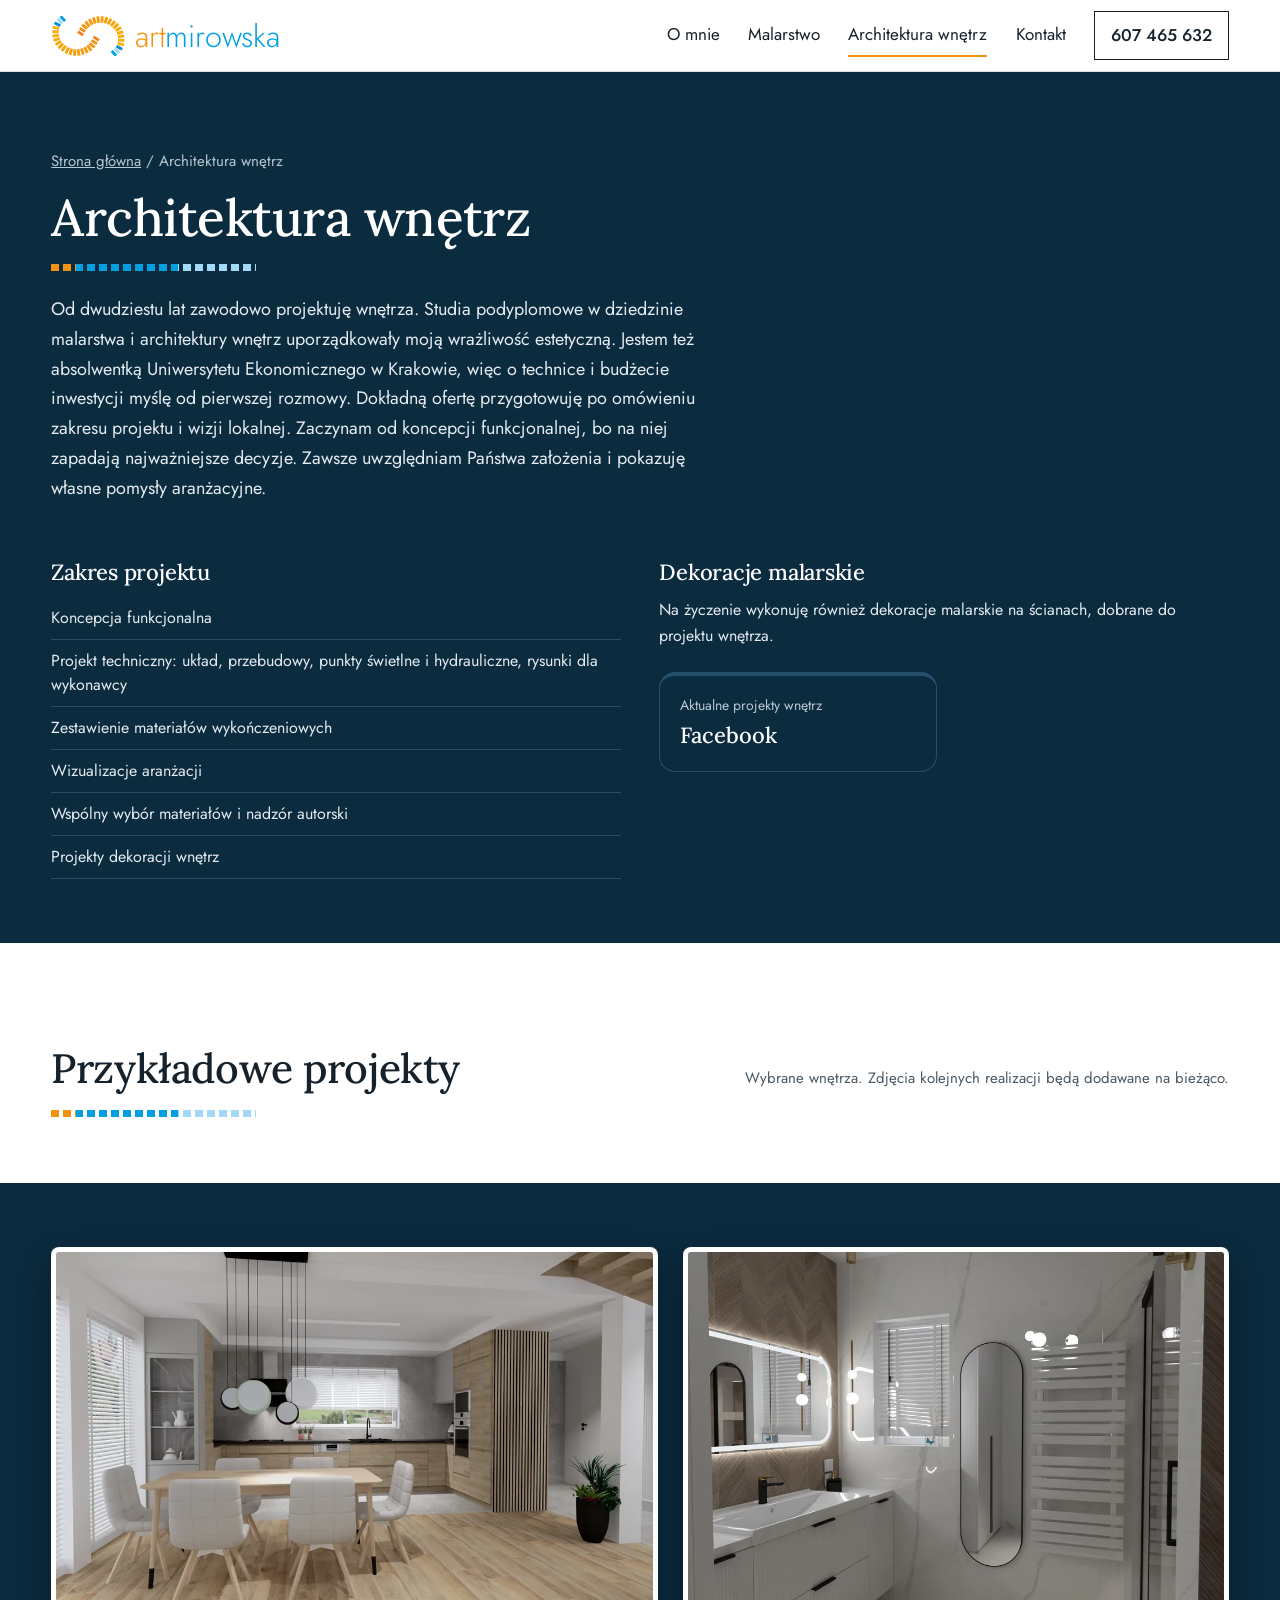
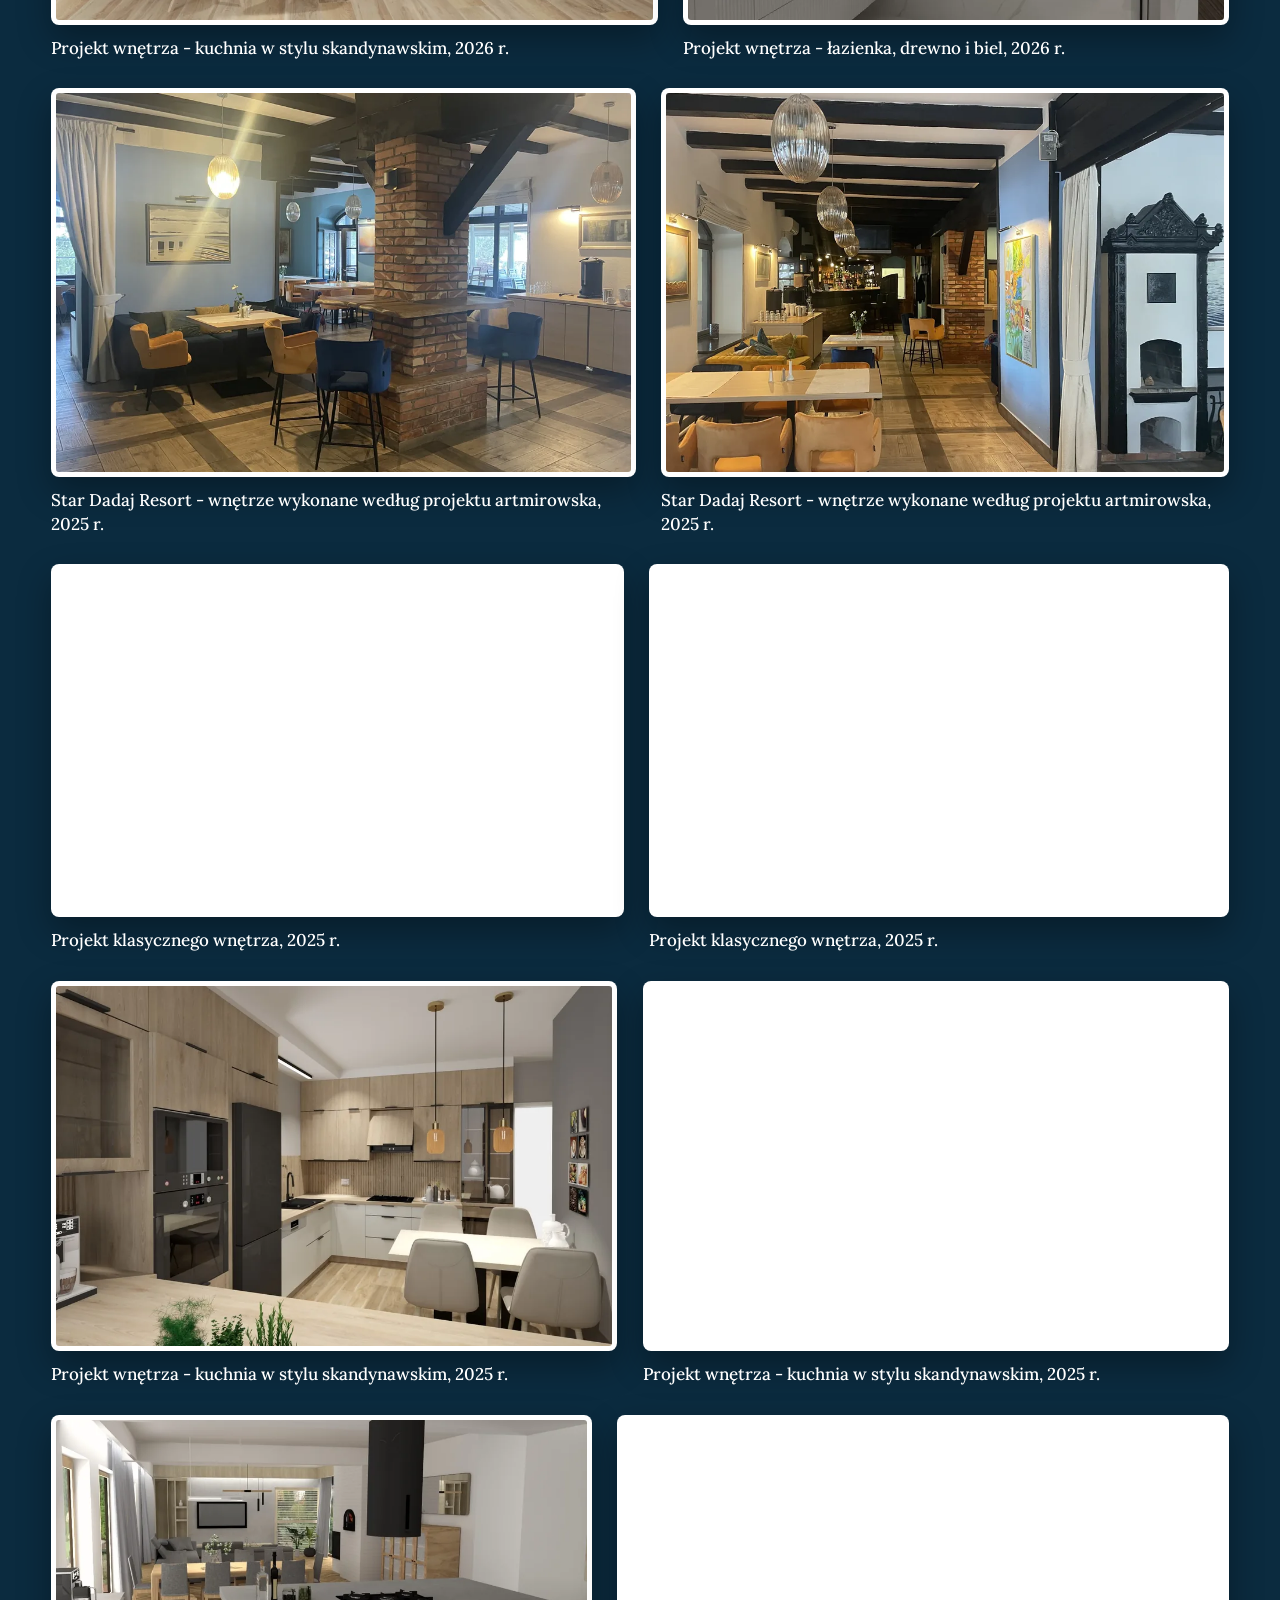
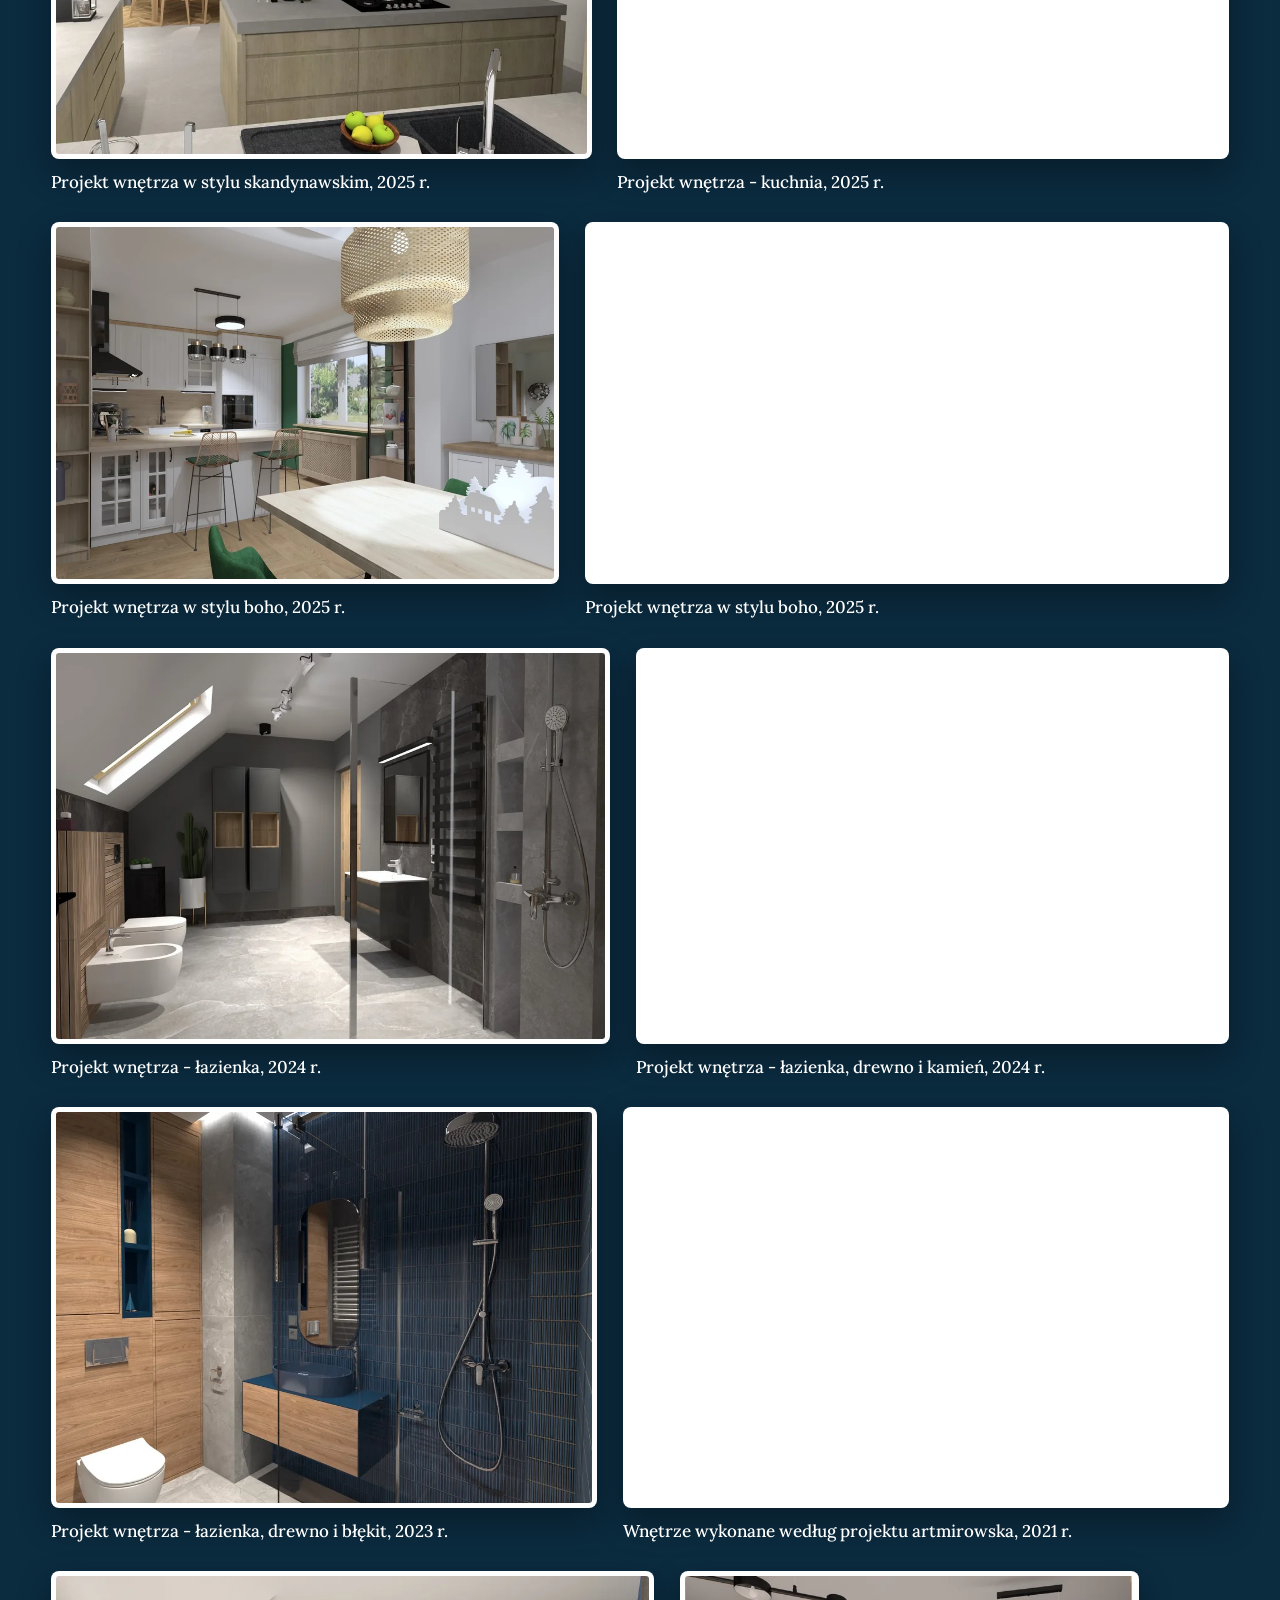
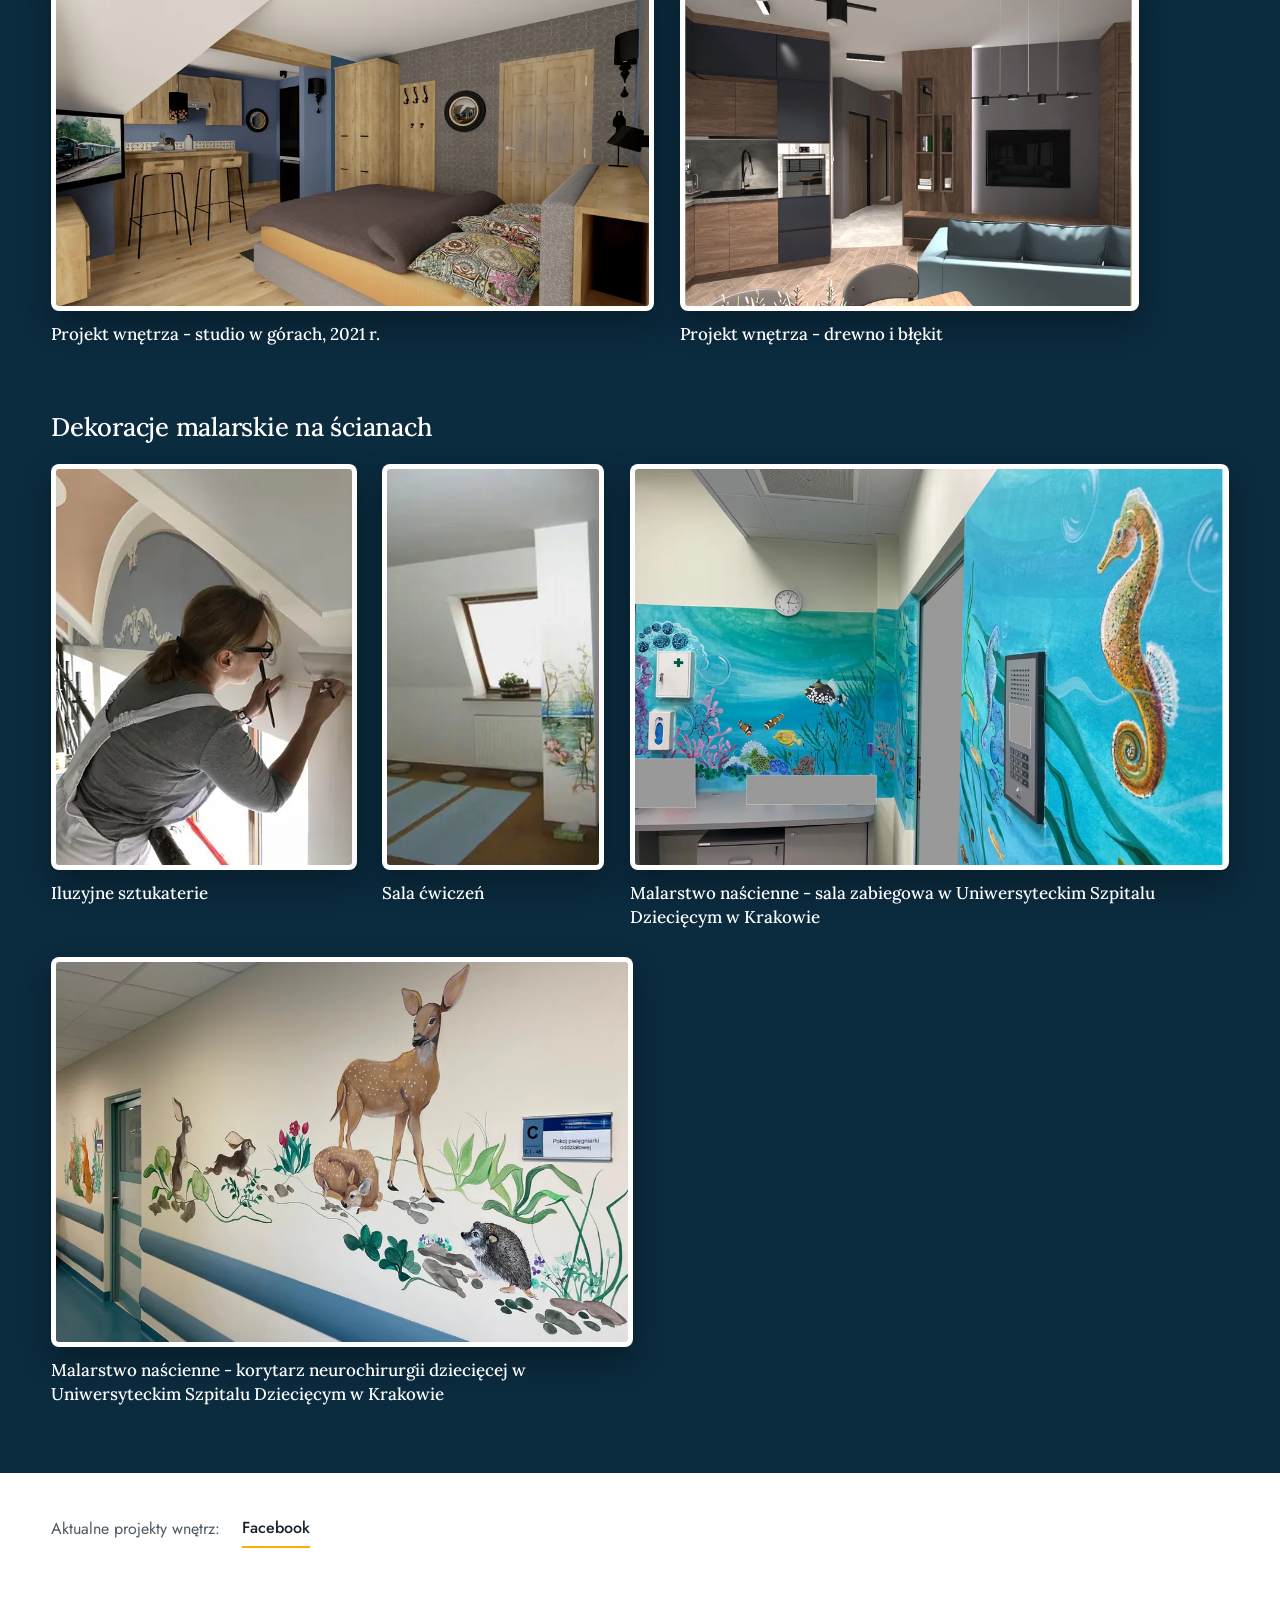
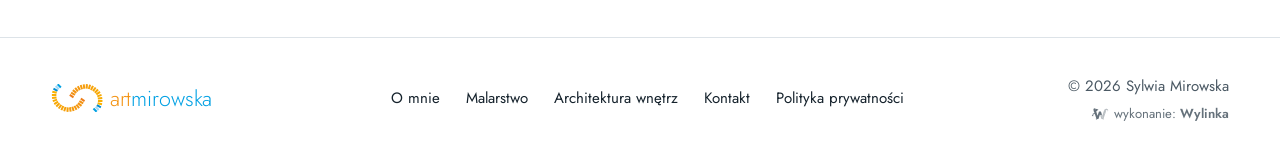
<file: architektura-wnetrz.html>
<!doctype html>
<html lang="pl">
<head>
<meta charset="utf-8">
<meta name="viewport" content="width=device-width, initial-scale=1">
<title>Architektura i projektowanie wnętrz, malarstwo ścienne | Sylwia Mirowska</title>
<meta name="description" content="Projekty wnętrz od koncepcji funkcjonalnej po nadzór autorski oraz malarstwo ścienne wykonywane własnoręcznie. Sylwia Mirowska, Kraków.">
<meta name="robots" content="noindex, nofollow" data-podglad>
<link rel="canonical" href="https://wylinka-podglad.pl/artmirowska-koncepcja/architektura-wnetrz.html">
<meta name="theme-color" content="#ffffff">
<link rel="icon" href="data:image/svg+xml,%3Csvg%20xmlns%3D%22http%3A%2F%2Fwww.w3.org%2F2000%2Fsvg%22%20viewBox%3D%22-4%20-30%20122%20122%22%3E%3Cg%20id%3D%22hk%22%3E%3Crect%20x%3D%2215.80%22%20y%3D%22-0.90%22%20width%3D%224.4%22%20height%3D%229.8%22%20fill%3D%22%2300A0E3%22%20transform%3D%22rotate%28135.1%2018.00%204.00%29%22%2F%3E%3Crect%20x%3D%2211.30%22%20y%3D%222.98%22%20width%3D%224.4%22%20height%3D%229.8%22%20fill%3D%22%23A2D9F7%22%20transform%3D%22rotate%28137.2%2013.50%207.88%29%22%2F%3E%3Crect%20x%3D%227.54%22%20y%3D%227.58%22%20width%3D%224.4%22%20height%3D%229.8%22%20fill%3D%22%23008DD2%22%20transform%3D%22rotate%28117.8%209.74%2012.48%29%22%2F%3E%3Crect%20x%3D%225.42%22%20y%3D%2213.16%22%20width%3D%224.4%22%20height%3D%229.8%22%20fill%3D%22%23F9B101%22%20transform%3D%22rotate%28104.3%207.62%2018.06%29%22%2F%3E%3Crect%20x%3D%224.60%22%20y%3D%2219.04%22%20width%3D%224.4%22%20height%3D%229.8%22%20fill%3D%22%23F9AF02%22%20transform%3D%22rotate%2891.2%206.80%2023.94%29%22%2F%3E%3Crect%20x%3D%224.97%22%20y%3D%2224.99%22%20width%3D%224.4%22%20height%3D%229.8%22%20fill%3D%22%23F8AD03%22%20transform%3D%22rotate%2881.8%207.17%2029.89%29%22%2F%3E%3Crect%20x%3D%226.34%22%20y%3D%2230.77%22%20width%3D%224.4%22%20height%3D%229.8%22%20fill%3D%22%23F8AB05%22%20transform%3D%22rotate%2870.7%208.54%2035.67%29%22%2F%3E%3Crect%20x%3D%229.02%22%20y%3D%2236.08%22%20width%3D%224.4%22%20height%3D%229.8%22%20fill%3D%22%23F7A906%22%20transform%3D%22rotate%2856.2%2011.22%2040.98%29%22%2F%3E%3Crect%20x%3D%2212.81%22%20y%3D%2240.68%22%20width%3D%224.4%22%20height%3D%229.8%22%20fill%3D%22%23F7A707%22%20transform%3D%22rotate%2845.1%2015.01%2045.58%29%22%2F%3E%3Crect%20x%3D%2217.38%22%20y%3D%2244.51%22%20width%3D%224.4%22%20height%3D%229.8%22%20fill%3D%22%23F7A508%22%20transform%3D%22rotate%2834.9%2019.58%2049.41%29%22%2F%3E%3Crect%20x%3D%2222.51%22%20y%3D%2247.56%22%20width%3D%224.4%22%20height%3D%229.8%22%20fill%3D%22%23F6A309%22%20transform%3D%22rotate%2826.5%2024.71%2052.46%29%22%2F%3E%3Crect%20x%3D%2228.02%22%20y%3D%2249.80%22%20width%3D%224.4%22%20height%3D%229.8%22%20fill%3D%22%23F6A10B%22%20transform%3D%22rotate%2817.2%2030.22%2054.70%29%22%2F%3E%3Crect%20x%3D%2233.89%22%20y%3D%2250.89%22%20width%3D%224.4%22%20height%3D%229.8%22%20fill%3D%22%23F59F0C%22%20transform%3D%22rotate%283.2%2036.09%2055.79%29%22%2F%3E%3Crect%20x%3D%2239.85%22%20y%3D%2250.61%22%20width%3D%224.4%22%20height%3D%229.8%22%20fill%3D%22%23F59D0D%22%20transform%3D%22rotate%28-8.1%2042.05%2055.51%29%22%2F%3E%3Crect%20x%3D%2245.64%22%20y%3D%2249.31%22%20width%3D%224.4%22%20height%3D%229.8%22%20fill%3D%22%23F59B0E%22%20transform%3D%22rotate%28-17.1%2047.84%2054.21%29%22%2F%3E%3Crect%20x%3D%2251.14%22%20y%3D%2247.05%22%20width%3D%224.4%22%20height%3D%229.8%22%20fill%3D%22%23F4990F%22%20transform%3D%22rotate%28-27.6%2053.34%2051.95%29%22%2F%3E%3Crect%20x%3D%2256.17%22%20y%3D%2243.84%22%20width%3D%224.4%22%20height%3D%229.8%22%20fill%3D%22%23F49711%22%20transform%3D%22rotate%28-37.4%2058.37%2048.74%29%22%2F%3E%3Crect%20x%3D%2260.47%22%20y%3D%2239.74%22%20width%3D%224.4%22%20height%3D%229.8%22%20fill%3D%22%23F39512%22%20transform%3D%22rotate%28-51.6%2062.67%2044.64%29%22%2F%3E%3Crect%20x%3D%2263.79%22%20y%3D%2234.78%22%20width%3D%224.4%22%20height%3D%229.8%22%20fill%3D%22%23F39313%22%20transform%3D%22rotate%28-59.3%2065.99%2039.68%29%22%2F%3E%3Crect%20x%3D%2266.79%22%20y%3D%2229.62%22%20width%3D%224.4%22%20height%3D%229.8%22%20fill%3D%22%23EF7F1A%22%20transform%3D%22rotate%28-56.4%2068.99%2034.52%29%22%2F%3E%3C%2Fg%3E%3Cuse%20xmlns%3Axlink%3D%22http%3A%2F%2Fwww.w3.org%2F1999%2Fxlink%22%20href%3D%22%23hk%22%20transform%3D%22rotate%28180%2057%2030.5%29%22%2F%3E%3C%2Fsvg%3E">
<link rel="preload" href="fonts/lora-rdzen.woff2" as="font" type="font/woff2" crossorigin>
<link rel="preload" href="fonts/jost-rdzen.woff2" as="font" type="font/woff2" crossorigin>
<link rel="stylesheet" href="style.css?v=2711i">
</head>
<body>
<a class="skip" href="#tresc">Przejdź do treści</a>
<svg width="0" height="0" style="position:absolute" aria-hidden="true"><defs><symbol id="znak" viewBox="0 0 114 61"><g id="hk"><rect x="15.80" y="-0.90" width="4.4" height="9.8" fill="#00A0E3" transform="rotate(135.1 18.00 4.00)"/><rect x="11.30" y="2.98" width="4.4" height="9.8" fill="#A2D9F7" transform="rotate(137.2 13.50 7.88)"/><rect x="7.54" y="7.58" width="4.4" height="9.8" fill="#008DD2" transform="rotate(117.8 9.74 12.48)"/><rect x="5.42" y="13.16" width="4.4" height="9.8" fill="#F9B101" transform="rotate(104.3 7.62 18.06)"/><rect x="4.60" y="19.04" width="4.4" height="9.8" fill="#F9AF02" transform="rotate(91.2 6.80 23.94)"/><rect x="4.97" y="24.99" width="4.4" height="9.8" fill="#F8AD03" transform="rotate(81.8 7.17 29.89)"/><rect x="6.34" y="30.77" width="4.4" height="9.8" fill="#F8AB05" transform="rotate(70.7 8.54 35.67)"/><rect x="9.02" y="36.08" width="4.4" height="9.8" fill="#F7A906" transform="rotate(56.2 11.22 40.98)"/><rect x="12.81" y="40.68" width="4.4" height="9.8" fill="#F7A707" transform="rotate(45.1 15.01 45.58)"/><rect x="17.38" y="44.51" width="4.4" height="9.8" fill="#F7A508" transform="rotate(34.9 19.58 49.41)"/><rect x="22.51" y="47.56" width="4.4" height="9.8" fill="#F6A309" transform="rotate(26.5 24.71 52.46)"/><rect x="28.02" y="49.80" width="4.4" height="9.8" fill="#F6A10B" transform="rotate(17.2 30.22 54.70)"/><rect x="33.89" y="50.89" width="4.4" height="9.8" fill="#F59F0C" transform="rotate(3.2 36.09 55.79)"/><rect x="39.85" y="50.61" width="4.4" height="9.8" fill="#F59D0D" transform="rotate(-8.1 42.05 55.51)"/><rect x="45.64" y="49.31" width="4.4" height="9.8" fill="#F59B0E" transform="rotate(-17.1 47.84 54.21)"/><rect x="51.14" y="47.05" width="4.4" height="9.8" fill="#F4990F" transform="rotate(-27.6 53.34 51.95)"/><rect x="56.17" y="43.84" width="4.4" height="9.8" fill="#F49711" transform="rotate(-37.4 58.37 48.74)"/><rect x="60.47" y="39.74" width="4.4" height="9.8" fill="#F39512" transform="rotate(-51.6 62.67 44.64)"/><rect x="63.79" y="34.78" width="4.4" height="9.8" fill="#F39313" transform="rotate(-59.3 65.99 39.68)"/><rect x="66.79" y="29.62" width="4.4" height="9.8" fill="#EF7F1A" transform="rotate(-56.4 68.99 34.52)"/></g><use href="#hk" transform="rotate(180 57 30.5)"/></symbol></defs></svg>
<header class="top" id="top">
<div class="wrap">
<a class="logo" href="index.html" aria-label="artmirowska - Sylwia Mirowska, strona główna"><svg viewBox="0 0 382 61" role="img" aria-hidden="true" focusable="false"><use href="#znak" width="114" height="61"/><text x="128" y="47" font-family="Jost, Arial, sans-serif" font-weight="300" font-size="47" letter-spacing="-0.3"><tspan fill="#F39313">art</tspan><tspan fill="#00A0E3">mirowska</tspan></text></svg></a>
<button class="burger" id="burger" type="button" aria-label="Otwórz menu" aria-expanded="false" aria-controls="menu"><i></i><i></i><i></i></button>
<nav class="menu" id="menu" aria-label="Główne menu">
<a href="o-mnie.html">O mnie</a><a href="malarstwo.html">Malarstwo</a><a href="architektura-wnetrz.html" class=on aria-current=page>Architektura wnętrz</a><a href="kontakt.html">Kontakt</a>
<a class="tel" href="tel:+48607465632">607 465 632</a>
</nav>
</div>
</header>
<main id="tresc">
<section class="ciemna">
<div class="wrap ph">
<p class="okr" style="color:#b8c7d1"><a href="index.html" style="color:#b8c7d1">Strona główna</a> / Architektura wnętrz</p>
<h1>Architektura wnętrz</h1><span class="kr b" aria-hidden="true"></span>
<p class="wst" style="color:#e3ebf0">Od dwudziestu lat zawodowo projektuję wnętrza. Studia podyplomowe w dziedzinie malarstwa i architektury wnętrz uporządkowały moją wrażliwość estetyczną. Jestem też absolwentką Uniwersytetu Ekonomicznego w Krakowie, więc o technice i budżecie inwestycji myślę od pierwszej rozmowy. Dokładną ofertę przygotowuję po omówieniu zakresu projektu i wizji lokalnej. Zaczynam od koncepcji funkcjonalnej, bo na niej zapadają najważniejsze decyzje. Zawsze uwzględniam Państwa założenia i pokazuję własne pomysły aranżacyjne.</p>
</div>
<div class="wrap" style="padding-bottom:clamp(40px,5vw,72px)">
<div class="dwa">
<div><h3>Zakres projektu</h3><ul><li>Koncepcja funkcjonalna</li><li>Projekt techniczny: układ, przebudowy, punkty świetlne i hydrauliczne, rysunki dla wykonawcy</li><li>Zestawienie materiałów wykończeniowych</li><li>Wizualizacje aranżacji</li><li>Wspólny wybór materiałów i nadzór autorski</li><li>Projekty dekoracji wnętrz</li></ul></div>
<div><h3>Dekoracje malarskie</h3><p>Na życzenie wykonuję również dekoracje malarskie na ścianach, dobrane do projektu wnętrza.</p><div class="baner" style="margin-top:22px"><a class="fb" href="https://www.facebook.com/Art-Mirowska-Projektowanie-wnętrz-107998254076438/" rel="noopener" style="background:transparent;color:#fff;border-color:#24506b"><span style="color:#b8c7d1">Aktualne projekty wnętrz</span><b>Facebook</b></a></div></div>
</div>
</div>
</section>
<section class="sek wn-tyt">
<div class="wrap">
<div class="wn-h"><div><h2>Przykładowe projekty</h2><span class="kr b" aria-hidden="true"></span></div><p style="color:var(--muted)">Wybrane wnętrza. Zdjęcia kolejnych realizacji będą dodawane na bieżąco.</p></div>
</div>
</section>
<section class="ciemna wn-gal">
<div class="wrap">
<div class="ramki"><div class="siatka"><figure class="ob" style="--r:1.6039"><button type="button" data-lb="wn" data-src="foto/a-kuchnia-skand-2026-1644.webp" data-mid="foto/a-kuchnia-skand-2026-960.webp" data-cap="Projekt wnętrza - kuchnia w stylu skandynawskim, 2026 r."><img data-src="foto/a-kuchnia-skand-2026-480.webp" data-srcset="foto/a-kuchnia-skand-2026-480.webp 480w, foto/a-kuchnia-skand-2026-960.webp 960w, foto/a-kuchnia-skand-2026-1600.webp 1600w, foto/a-kuchnia-skand-2026-1644.webp 1644w" sizes="(max-width:760px) 92vw, 711px" width="480" height="299" decoding="async" alt="Projekt wnętrza - kuchnia w stylu skandynawskim, 2026 r."></button><figcaption><b>Projekt wnętrza - kuchnia w stylu skandynawskim, 2026 r.</b></figcaption></figure><figure class="ob" style="--r:1.4429"><button type="button" data-lb="wn" data-src="foto/a-lazienka-biel-2026-1515.webp" data-mid="foto/a-lazienka-biel-2026-960.webp" data-cap="Projekt wnętrza - łazienka, drewno i biel, 2026 r."><img data-src="foto/a-lazienka-biel-2026-480.webp" data-srcset="foto/a-lazienka-biel-2026-480.webp 480w, foto/a-lazienka-biel-2026-960.webp 960w, foto/a-lazienka-biel-2026-1515.webp 1515w" sizes="(max-width:760px) 92vw, 639px" width="480" height="333" decoding="async" alt="Projekt wnętrza - łazienka, drewno i biel, 2026 r."></button><figcaption><b>Projekt wnętrza - łazienka, drewno i biel, 2026 r.</b></figcaption></figure><figure class="ob" style="--r:1.5032"><button type="button" data-lb="wn" data-src="foto/a-dadaj-2025-a-2400.webp" data-mid="foto/a-dadaj-2025-a-960.webp" data-cap="Star Dadaj Resort - wnętrze wykonane według projektu artmirowska, 2025 r."><img data-src="foto/a-dadaj-2025-a-480.webp" data-srcset="foto/a-dadaj-2025-a-480.webp 480w, foto/a-dadaj-2025-a-960.webp 960w, foto/a-dadaj-2025-a-1600.webp 1600w, foto/a-dadaj-2025-a-2400.webp 2400w" sizes="(max-width:760px) 92vw, 666px" width="480" height="319" decoding="async" alt="Star Dadaj Resort - wnętrze wykonane według projektu artmirowska, 2025 r."></button><figcaption><b>Star Dadaj Resort - wnętrze wykonane według projektu artmirowska, 2025 r.</b></figcaption></figure><figure class="ob" style="--r:1.4598"><button type="button" data-lb="wn" data-src="foto/a-dadaj-2025-b-2400.webp" data-mid="foto/a-dadaj-2025-b-960.webp" data-cap="Star Dadaj Resort - wnętrze wykonane według projektu artmirowska, 2025 r."><img data-src="foto/a-dadaj-2025-b-480.webp" data-srcset="foto/a-dadaj-2025-b-480.webp 480w, foto/a-dadaj-2025-b-960.webp 960w, foto/a-dadaj-2025-b-1600.webp 1600w, foto/a-dadaj-2025-b-2400.webp 2400w" sizes="(max-width:760px) 92vw, 647px" width="480" height="329" decoding="async" alt="Star Dadaj Resort - wnętrze wykonane według projektu artmirowska, 2025 r."></button><figcaption><b>Star Dadaj Resort - wnętrze wykonane według projektu artmirowska, 2025 r.</b></figcaption></figure><figure class="ob" style="--r:1.6231"><button type="button" data-lb="wn" data-src="foto/a-klasyczne-2025-a-1753.webp" data-mid="foto/a-klasyczne-2025-a-960.webp" data-cap="Projekt klasycznego wnętrza, 2025 r."><img data-src="foto/a-klasyczne-2025-a-480.webp" data-srcset="foto/a-klasyczne-2025-a-480.webp 480w, foto/a-klasyczne-2025-a-960.webp 960w, foto/a-klasyczne-2025-a-1600.webp 1600w, foto/a-klasyczne-2025-a-1753.webp 1753w" sizes="(max-width:760px) 92vw, 719px" width="480" height="296" decoding="async" alt="Projekt klasycznego wnętrza, 2025 r."></button><figcaption><b>Projekt klasycznego wnętrza, 2025 r.</b></figcaption></figure><figure class="ob" style="--r:1.6426"><button type="button" data-lb="wn" data-src="foto/a-klasyczne-2025-b-1774.webp" data-mid="foto/a-klasyczne-2025-b-960.webp" data-cap="Projekt klasycznego wnętrza, 2025 r."><img data-src="foto/a-klasyczne-2025-b-480.webp" data-srcset="foto/a-klasyczne-2025-b-480.webp 480w, foto/a-klasyczne-2025-b-960.webp 960w, foto/a-klasyczne-2025-b-1600.webp 1600w, foto/a-klasyczne-2025-b-1774.webp 1774w" sizes="(max-width:760px) 92vw, 728px" width="480" height="292" decoding="async" alt="Projekt klasycznego wnętrza, 2025 r."></button><figcaption><b>Projekt klasycznego wnętrza, 2025 r.</b></figcaption></figure><figure class="ob" style="--r:1.5267"><button type="button" data-lb="wn" data-src="foto/a-kuchnia-skand-2025-a-1571.webp" data-mid="foto/a-kuchnia-skand-2025-a-960.webp" data-cap="Projekt wnętrza - kuchnia w stylu skandynawskim, 2025 r."><img data-src="foto/a-kuchnia-skand-2025-a-480.webp" data-srcset="foto/a-kuchnia-skand-2025-a-480.webp 480w, foto/a-kuchnia-skand-2025-a-960.webp 960w, foto/a-kuchnia-skand-2025-a-1571.webp 1571w" sizes="(max-width:760px) 92vw, 676px" width="480" height="314" decoding="async" alt="Projekt wnętrza - kuchnia w stylu skandynawskim, 2025 r."></button><figcaption><b>Projekt wnętrza - kuchnia w stylu skandynawskim, 2025 r.</b></figcaption></figure><figure class="ob" style="--r:1.5812"><button type="button" data-lb="wn" data-src="foto/a-kuchnia-skand-2025-b-1450.webp" data-mid="foto/a-kuchnia-skand-2025-b-960.webp" data-cap="Projekt wnętrza - kuchnia w stylu skandynawskim, 2025 r."><img data-src="foto/a-kuchnia-skand-2025-b-480.webp" data-srcset="foto/a-kuchnia-skand-2025-b-480.webp 480w, foto/a-kuchnia-skand-2025-b-960.webp 960w, foto/a-kuchnia-skand-2025-b-1450.webp 1450w" sizes="(max-width:760px) 92vw, 700px" width="480" height="304" decoding="async" alt="Projekt wnętrza - kuchnia w stylu skandynawskim, 2025 r."></button><figcaption><b>Projekt wnętrza - kuchnia w stylu skandynawskim, 2025 r.</b></figcaption></figure><figure class="ob" style="--r:1.5704"><button type="button" data-lb="wn" data-src="foto/a-skand-2025-1338.webp" data-mid="foto/a-skand-2025-960.webp" data-cap="Projekt wnętrza w stylu skandynawskim, 2025 r."><img data-src="foto/a-skand-2025-480.webp" data-srcset="foto/a-skand-2025-480.webp 480w, foto/a-skand-2025-960.webp 960w, foto/a-skand-2025-1338.webp 1338w" sizes="(max-width:760px) 92vw, 696px" width="480" height="306" decoding="async" alt="Projekt wnętrza w stylu skandynawskim, 2025 r."></button><figcaption><b>Projekt wnętrza w stylu skandynawskim, 2025 r.</b></figcaption></figure><figure class="ob" style="--r:1.7778"><button type="button" data-lb="wn" data-src="foto/a-kuchnia-2025-1920.webp" data-mid="foto/a-kuchnia-2025-960.webp" data-cap="Projekt wnętrza - kuchnia, 2025 r."><img data-src="foto/a-kuchnia-2025-480.webp" data-srcset="foto/a-kuchnia-2025-480.webp 480w, foto/a-kuchnia-2025-960.webp 960w, foto/a-kuchnia-2025-1600.webp 1600w, foto/a-kuchnia-2025-1920.webp 1920w" sizes="(max-width:760px) 92vw, 788px" width="480" height="270" decoding="async" alt="Projekt wnętrza - kuchnia, 2025 r."></button><figcaption><b>Projekt wnętrza - kuchnia, 2025 r.</b></figcaption></figure><figure class="ob" style="--r:1.4009"><button type="button" data-lb="wn" data-src="foto/a-boho-2025-a-1513.webp" data-mid="foto/a-boho-2025-a-960.webp" data-cap="Projekt wnętrza w stylu boho, 2025 r."><img data-src="foto/a-boho-2025-a-480.webp" data-srcset="foto/a-boho-2025-a-480.webp 480w, foto/a-boho-2025-a-960.webp 960w, foto/a-boho-2025-a-1513.webp 1513w" sizes="(max-width:760px) 92vw, 621px" width="480" height="343" decoding="async" alt="Projekt wnętrza w stylu boho, 2025 r."></button><figcaption><b>Projekt wnętrza w stylu boho, 2025 r.</b></figcaption></figure><figure class="ob" style="--r:1.7778"><button type="button" data-lb="wn" data-src="foto/a-boho-2025-b-1920.webp" data-mid="foto/a-boho-2025-b-960.webp" data-cap="Projekt wnętrza w stylu boho, 2025 r."><img data-src="foto/a-boho-2025-b-480.webp" data-srcset="foto/a-boho-2025-b-480.webp 480w, foto/a-boho-2025-b-960.webp 960w, foto/a-boho-2025-b-1600.webp 1600w, foto/a-boho-2025-b-1920.webp 1920w" sizes="(max-width:760px) 92vw, 788px" width="480" height="270" decoding="async" alt="Projekt wnętrza w stylu boho, 2025 r."></button><figcaption><b>Projekt wnętrza w stylu boho, 2025 r.</b></figcaption></figure><figure class="ob" style="--r:1.4111"><button type="button" data-lb="wn" data-src="foto/a-lazienka-2024-1524.webp" data-mid="foto/a-lazienka-2024-960.webp" data-cap="Projekt wnętrza - łazienka, 2024 r."><img data-src="foto/a-lazienka-2024-480.webp" data-srcset="foto/a-lazienka-2024-480.webp 480w, foto/a-lazienka-2024-960.webp 960w, foto/a-lazienka-2024-1524.webp 1524w" sizes="(max-width:760px) 92vw, 625px" width="480" height="340" decoding="async" alt="Projekt wnętrza - łazienka, 2024 r."></button><figcaption><b>Projekt wnętrza - łazienka, 2024 r.</b></figcaption></figure><figure class="ob" style="--r:1.4971"><button type="button" data-lb="wn" data-src="foto/a-lazienka-kamien-2024-1554.webp" data-mid="foto/a-lazienka-kamien-2024-960.webp" data-cap="Projekt wnętrza - łazienka, drewno i kamień, 2024 r."><img data-src="foto/a-lazienka-kamien-2024-480.webp" data-srcset="foto/a-lazienka-kamien-2024-480.webp 480w, foto/a-lazienka-kamien-2024-960.webp 960w, foto/a-lazienka-kamien-2024-1554.webp 1554w" sizes="(max-width:760px) 92vw, 663px" width="480" height="321" decoding="async" alt="Projekt wnętrza - łazienka, drewno i kamień, 2024 r."></button><figcaption><b>Projekt wnętrza - łazienka, drewno i kamień, 2024 r.</b></figcaption></figure><figure class="ob" style="--r:1.3630"><button type="button" data-lb="wn" data-src="foto/a-lazienka-blekit-2023-1472.webp" data-mid="foto/a-lazienka-blekit-2023-960.webp" data-cap="Projekt wnętrza - łazienka, drewno i błękit, 2023 r."><img data-src="foto/a-lazienka-blekit-2023-480.webp" data-srcset="foto/a-lazienka-blekit-2023-480.webp 480w, foto/a-lazienka-blekit-2023-960.webp 960w, foto/a-lazienka-blekit-2023-1472.webp 1472w" sizes="(max-width:760px) 92vw, 604px" width="480" height="352" decoding="async" alt="Projekt wnętrza - łazienka, drewno i błękit, 2023 r."></button><figcaption><b>Projekt wnętrza - łazienka, drewno i błękit, 2023 r.</b></figcaption></figure><figure class="ob" style="--r:1.5117"><button type="button" data-lb="wn" data-src="foto/a-wnetrze-2021-2195.webp" data-mid="foto/a-wnetrze-2021-960.webp" data-cap="Wnętrze wykonane według projektu artmirowska, 2021 r."><img data-src="foto/a-wnetrze-2021-480.webp" data-srcset="foto/a-wnetrze-2021-480.webp 480w, foto/a-wnetrze-2021-960.webp 960w, foto/a-wnetrze-2021-1600.webp 1600w, foto/a-wnetrze-2021-2195.webp 2195w" sizes="(max-width:760px) 92vw, 670px" width="480" height="318" decoding="async" alt="Wnętrze wykonane według projektu artmirowska, 2021 r."></button><figcaption><b>Wnętrze wykonane według projektu artmirowska, 2021 r.</b></figcaption></figure><figure class="ob" style="--r:1.7778"><button type="button" data-lb="wn" data-src="foto/a-studio-gory-2021-1920.webp" data-mid="foto/a-studio-gory-2021-960.webp" data-cap="Projekt wnętrza - studio w górach, 2021 r."><img data-src="foto/a-studio-gory-2021-480.webp" data-srcset="foto/a-studio-gory-2021-480.webp 480w, foto/a-studio-gory-2021-960.webp 960w, foto/a-studio-gory-2021-1600.webp 1600w, foto/a-studio-gory-2021-1920.webp 1920w" sizes="(max-width:760px) 92vw, 788px" width="480" height="270" decoding="async" alt="Projekt wnętrza - studio w górach, 2021 r."></button><figcaption><b>Projekt wnętrza - studio w górach, 2021 r.</b></figcaption></figure><figure class="ob" style="--r:1.3526"><button type="button" data-lb="wn" data-src="foto/w-drewno-1100.webp" data-mid="foto/w-drewno-750.webp" data-cap="Projekt wnętrza - drewno i błękit, nowoczesny salon z kuchnią"><img data-src="foto/w-drewno-420.webp" data-srcset="foto/w-drewno-420.webp 420w, foto/w-drewno-750.webp 750w, foto/w-drewno-1100.webp 1100w" sizes="(max-width:760px) 92vw, 600px" width="420" height="311" decoding="async" alt="Projekt wnętrza - drewno i błękit"></button><figcaption><b>Projekt wnętrza - drewno i błękit</b></figcaption></figure></div></div><h3 class="wn-sub">Dekoracje malarskie na ścianach</h3><div class="ramki"><div class="siatka"><figure class="ob" style="--r:0.7522"><button type="button" data-lb="sc" data-src="foto/w-sztukaterie-762.webp" data-mid="foto/w-sztukaterie-391.webp" data-cap="Iluzyjne sztukaterie - malarstwo ścienne"><img data-src="foto/w-sztukaterie-226.webp" data-srcset="foto/w-sztukaterie-226.webp 226w, foto/w-sztukaterie-391.webp 391w, foto/w-sztukaterie-762.webp 762w" sizes="(max-width:760px) 47vw, 343px" width="226" height="300" decoding="async" alt="Iluzyjne sztukaterie"></button><figcaption><b>Iluzyjne sztukaterie</b></figcaption></figure><figure class="ob" style="--r:0.5462"><button type="button" data-lb="sc" data-src="foto/w-sala-497.webp" data-mid="foto/w-sala-284.webp" data-cap="Sala ćwiczeń - malarstwo ścienne"><img data-src="foto/w-sala-164.webp" data-srcset="foto/w-sala-164.webp 164w, foto/w-sala-284.webp 284w, foto/w-sala-497.webp 497w" sizes="(max-width:760px) 47vw, 249px" width="164" height="300" decoding="async" alt="Sala ćwiczeń"></button><figcaption><b>Sala ćwiczeń</b></figcaption></figure><figure class="ob" style="--r:1.4747"><button type="button" data-lb="sc" data-src="foto/w-szpital-sala-2400.webp" data-mid="foto/w-szpital-sala-960.webp" data-cap="Malarstwo naścienne - sala zabiegowa w Uniwersyteckim Szpitalu Dziecięcym w Krakowie"><img data-src="foto/w-szpital-sala-480.webp" data-srcset="foto/w-szpital-sala-480.webp 480w, foto/w-szpital-sala-960.webp 960w, foto/w-szpital-sala-1600.webp 1600w, foto/w-szpital-sala-2400.webp 2400w" sizes="(max-width:760px) 92vw, 653px" width="480" height="325" decoding="async" alt="Malarstwo naścienne - sala zabiegowa w Uniwersyteckim Szpitalu Dziecięcym w Krakowie"></button><figcaption><b>Malarstwo naścienne - sala zabiegowa w Uniwersyteckim Szpitalu Dziecięcym w Krakowie</b></figcaption></figure><figure class="ob" style="--r:1.4913"><button type="button" data-lb="sc" data-src="foto/w-szpital-korytarz-2400.webp" data-mid="foto/w-szpital-korytarz-960.webp" data-cap="Malarstwo naścienne - korytarz neurochirurgii dziecięcej w Uniwersyteckim Szpitalu Dziecięcym w Krakowie"><img data-src="foto/w-szpital-korytarz-480.webp" data-srcset="foto/w-szpital-korytarz-480.webp 480w, foto/w-szpital-korytarz-960.webp 960w, foto/w-szpital-korytarz-1600.webp 1600w, foto/w-szpital-korytarz-2400.webp 2400w" sizes="(max-width:760px) 92vw, 661px" width="480" height="322" decoding="async" alt="Malarstwo naścienne - korytarz neurochirurgii dziecięcej w Uniwersyteckim Szpitalu Dziecięcym w Krakowie"></button><figcaption><b>Malarstwo naścienne - korytarz neurochirurgii dziecięcej w Uniwersyteckim Szpitalu Dziecięcym w Krakowie</b></figcaption></figure></div></div>
</div>
</section>
<section class="wn-soc">
<div class="wrap">
<p class="soc">Aktualne projekty wnętrz: <a href="https://www.facebook.com/Art-Mirowska-Projektowanie-wnętrz-107998254076438/" rel="noopener">Facebook</a></p>
</div>
</section>

</main>
<footer class="stopka">
<div class="wrap">
<a class="logo" href="index.html" aria-label="artmirowska, strona główna"><svg viewBox="0 0 382 61" role="img" aria-hidden="true" focusable="false"><use href="#znak" width="114" height="61"/><text x="128" y="47" font-family="Jost, Arial, sans-serif" font-weight="300" font-size="47" letter-spacing="-0.3"><tspan fill="#F39313">art</tspan><tspan fill="#00A0E3">mirowska</tspan></text></svg></a>
<nav aria-label="Stopka"><a href="o-mnie.html">O mnie</a><a href="malarstwo.html">Malarstwo</a><a href="architektura-wnetrz.html">Architektura wnętrz</a><a href="kontakt.html">Kontakt</a><a href="polityka-prywatnosci.html">Polityka prywatności</a></nav>
<div class="pr"><span>© <span id="rok">2026</span> Sylwia Mirowska</span><a class="wylinka-badge" href="https://wylinka.pl/?utm_source=artmirowska.pl&amp;utm_medium=stopka&amp;utm_campaign=wykonanie" rel="noopener" title="Strona wykonana przez Wylinka"><svg viewBox="0 0 64 64" aria-hidden="true" focusable="false" fill="currentColor"><path d="M9.8 22.8l-1.2-7.9 2.2-3.7 15.5 4.6-.5 1.5-7.2 5.5 4.7 15.6 5-15.6 7 0 4.1 12.7-4.2-.9-2.6 1.8-.8-2.2-5.3 15.6-4.3 0 .4 .2-2.1 2.8-1.3-1.1 1.1-1.4-3.1 .2-.1-1.7 2.2-.1-5.7-16.5-4.8 .6-.8 3.1 0 .5-.3 .5 .8 2.2-1.6 .5-.4-1.3-.8 1.6-1.5-.8 .8-1.6-1.4 .6-.6-1.6 2.3-.8 .2-.4 1.3-4.8 5.9-.8-2.4-6.9zM15.2 13.7l-.1-.4-.4 .8-.1 .8 .1 1 .1 .4 .3 .7 .3-.9 .1-.7 0-.8z"/><path class="wy-pod" d="M37.1 49.8l-4.5-13.3 2.6-1.8 4.2 .9 .9 2.8 3-9.7 0-.5 .1-.8 3.2-8.4 .5-1 .6-1 .9-1.1 1.3-1 1.1-.7 1.4-.5 1.4-.3 .7 0 .9 0 1.2 .3 1.4 .6 .8 .5 .7 .7 .6 .7 .5 .9 .3 .9 .1 .9 0 .8-.2 .9-.5 .9-.5 .6-.7 .5-.7 .3-.1-.1 0-.1 .5-.5 .3-.7 .2-.5 0-.6-.1-.6-.3-.7-.4-.5-.4-.4-.5-.3-.6-.3-.7 0-.7 .1-.6 .1-.5 .4-.5 .5-.3 .5-.2 .7-.1 1.5-1.4 5.1-.8 3.3-.3 .7-.5 .7-6 17.5 1.9 .1-.1 1.7-3.1-.2 1.1 1.4-1.3 1.1-2.1-2.8 .4-.2z"/><path class="wy-old" d="M40.8 50l.4-.2-4.1 0-4.2-12.5 2.5-1.7 4.3 .9 .6 1.9 .6-1.6 0-.3 2.4-7.8 0-.5 .1-.8 3.2-8.4 .4-.8 .6-.9 .9-1.2 .9-.9 1.3-.8 1.4-.6 1.2-.3 1.4-.1 1.3 .1 .6 .2 .8 .3 1.1 .6 .9 .7 .7 .9 .5 .9 .3 .9 .1 1.1-.1 .9-.3 .9-.4 .7-.6 .7-.6 .4-.6 .2-.1-.1 0-.1 .5-.5 .3-.7 .2-.5 0-.5-.1-.6-.2-.6-.3-.5-.4-.5-.5-.3-.6-.3-.7-.1-.6 0-.6 .1-.6 .3-.6 .5-.3 .4-.2 .5-.1 .5-.1 1.5-1.4 5.1-.8 3.3-.3 .7-.5 .7-6 17.5 1.9 .1-.1 1.7-3.1-.2 1.1 1.4-1.3 1.1zM49.6 17.1l.6 1.7-1.5 1.9 .4 .4 1.8-2.1-.7-2.1zM48.1 28.3l.5 1.8-1.7 1.8 .4 .4 1.9-2-.6-2.2zM37.9 41.7l1.7-1.5-.4-.4-1.7 1.4zM42.6 38.7l-1.5 2.8 1.1 2-1.3 2.6 .5 .2 1.5-2.8-1.1-2 1.4-2.5z"/></svg><span>wykonanie: <b>Wylinka</b></span></a></div>
</div>
</footer>
<div class="lb" id="lb" role="dialog" aria-modal="true" aria-label="Powiększenie">
<figure><img alt=""><figcaption></figcaption></figure>
<button class="x" type="button" aria-label="Zamknij"><svg viewBox="0 0 22 22" aria-hidden="true"><path d="M3 3l16 16M19 3 3 19" stroke="currentColor" stroke-width="1.8"/></svg></button>
<button class="p" type="button" aria-label="Poprzednie"><svg viewBox="0 0 22 22" aria-hidden="true"><path d="M14 3 6 11l8 8" fill="none" stroke="currentColor" stroke-width="1.8"/></svg></button>
<button class="n" type="button" aria-label="Następne"><svg viewBox="0 0 22 22" aria-hidden="true"><path d="M8 3l8 8-8 8" fill="none" stroke="currentColor" stroke-width="1.8"/></svg></button>
</div>
<script src="app.js?v=2711i" defer></script>
</body>
</html>
</file>
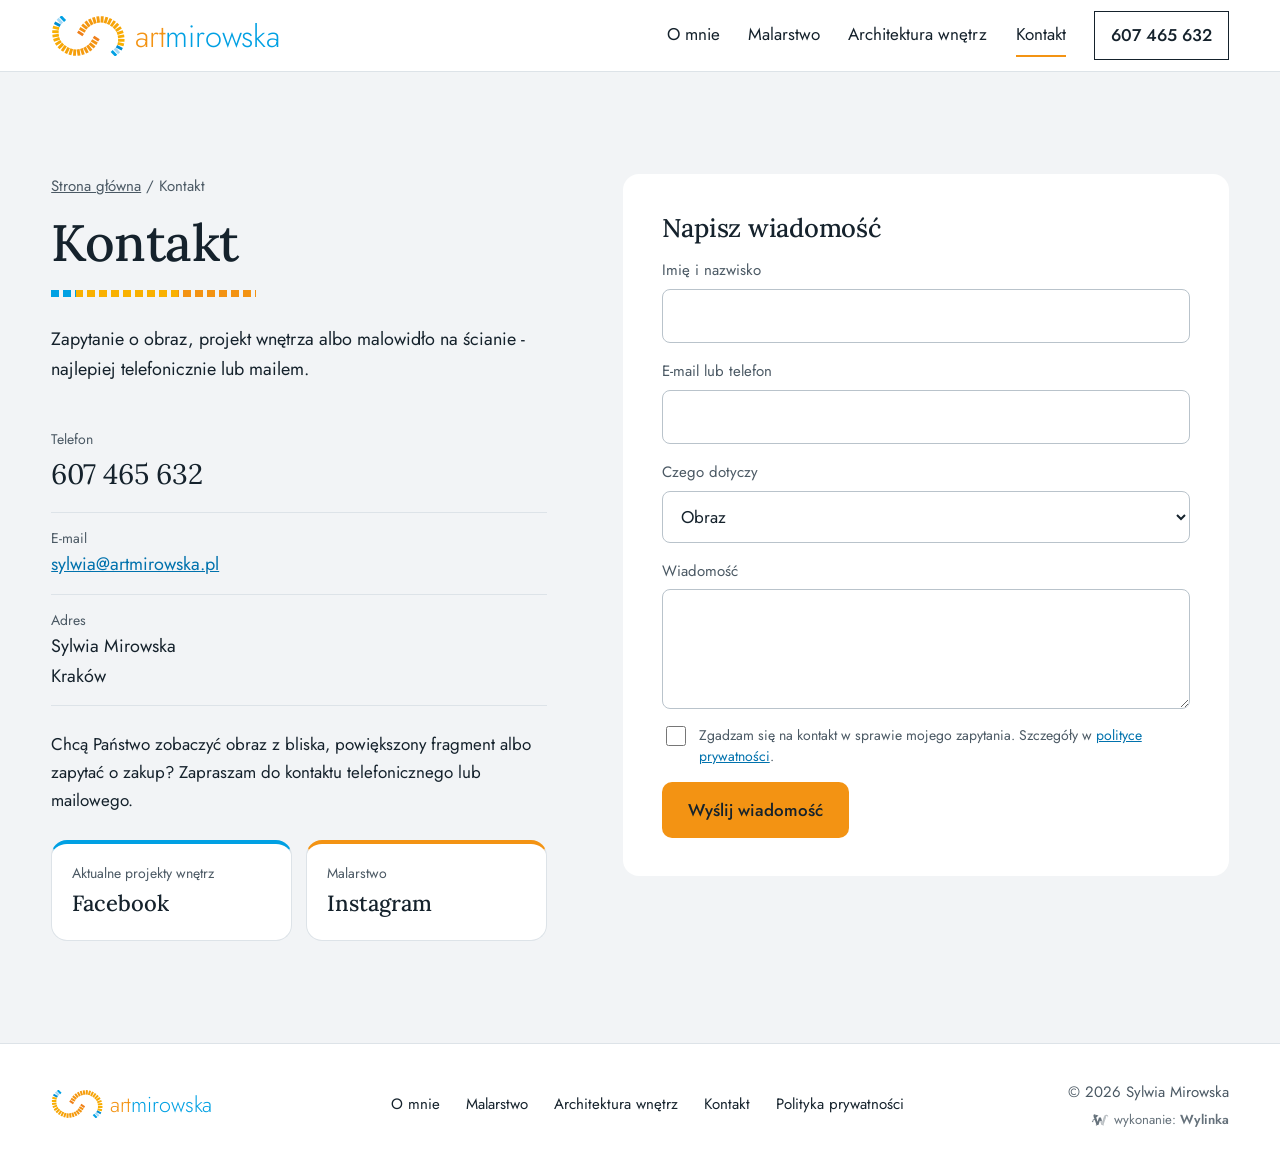
<file: kontakt.html>
<!doctype html>
<html lang="pl">
<head>
<meta charset="utf-8">
<meta name="viewport" content="width=device-width, initial-scale=1">
<title>Kontakt - Sylwia Mirowska, malarstwo i projektowanie wnętrz | artmirowska</title>
<meta name="description" content="Kontakt z Sylwią Mirowską: telefon 607 465 632, e-mail sylwia@artmirowska.pl, formularz zapytania o obraz, projekt wnętrza lub malowidło ścienne.">
<meta name="robots" content="noindex, nofollow" data-podglad>
<link rel="canonical" href="https://wylinka-podglad.pl/artmirowska-koncepcja/kontakt.html">
<meta name="theme-color" content="#ffffff">
<link rel="icon" href="data:image/svg+xml,%3Csvg%20xmlns%3D%22http%3A%2F%2Fwww.w3.org%2F2000%2Fsvg%22%20viewBox%3D%22-4%20-30%20122%20122%22%3E%3Cg%20id%3D%22hk%22%3E%3Crect%20x%3D%2215.80%22%20y%3D%22-0.90%22%20width%3D%224.4%22%20height%3D%229.8%22%20fill%3D%22%2300A0E3%22%20transform%3D%22rotate%28135.1%2018.00%204.00%29%22%2F%3E%3Crect%20x%3D%2211.30%22%20y%3D%222.98%22%20width%3D%224.4%22%20height%3D%229.8%22%20fill%3D%22%23A2D9F7%22%20transform%3D%22rotate%28137.2%2013.50%207.88%29%22%2F%3E%3Crect%20x%3D%227.54%22%20y%3D%227.58%22%20width%3D%224.4%22%20height%3D%229.8%22%20fill%3D%22%23008DD2%22%20transform%3D%22rotate%28117.8%209.74%2012.48%29%22%2F%3E%3Crect%20x%3D%225.42%22%20y%3D%2213.16%22%20width%3D%224.4%22%20height%3D%229.8%22%20fill%3D%22%23F9B101%22%20transform%3D%22rotate%28104.3%207.62%2018.06%29%22%2F%3E%3Crect%20x%3D%224.60%22%20y%3D%2219.04%22%20width%3D%224.4%22%20height%3D%229.8%22%20fill%3D%22%23F9AF02%22%20transform%3D%22rotate%2891.2%206.80%2023.94%29%22%2F%3E%3Crect%20x%3D%224.97%22%20y%3D%2224.99%22%20width%3D%224.4%22%20height%3D%229.8%22%20fill%3D%22%23F8AD03%22%20transform%3D%22rotate%2881.8%207.17%2029.89%29%22%2F%3E%3Crect%20x%3D%226.34%22%20y%3D%2230.77%22%20width%3D%224.4%22%20height%3D%229.8%22%20fill%3D%22%23F8AB05%22%20transform%3D%22rotate%2870.7%208.54%2035.67%29%22%2F%3E%3Crect%20x%3D%229.02%22%20y%3D%2236.08%22%20width%3D%224.4%22%20height%3D%229.8%22%20fill%3D%22%23F7A906%22%20transform%3D%22rotate%2856.2%2011.22%2040.98%29%22%2F%3E%3Crect%20x%3D%2212.81%22%20y%3D%2240.68%22%20width%3D%224.4%22%20height%3D%229.8%22%20fill%3D%22%23F7A707%22%20transform%3D%22rotate%2845.1%2015.01%2045.58%29%22%2F%3E%3Crect%20x%3D%2217.38%22%20y%3D%2244.51%22%20width%3D%224.4%22%20height%3D%229.8%22%20fill%3D%22%23F7A508%22%20transform%3D%22rotate%2834.9%2019.58%2049.41%29%22%2F%3E%3Crect%20x%3D%2222.51%22%20y%3D%2247.56%22%20width%3D%224.4%22%20height%3D%229.8%22%20fill%3D%22%23F6A309%22%20transform%3D%22rotate%2826.5%2024.71%2052.46%29%22%2F%3E%3Crect%20x%3D%2228.02%22%20y%3D%2249.80%22%20width%3D%224.4%22%20height%3D%229.8%22%20fill%3D%22%23F6A10B%22%20transform%3D%22rotate%2817.2%2030.22%2054.70%29%22%2F%3E%3Crect%20x%3D%2233.89%22%20y%3D%2250.89%22%20width%3D%224.4%22%20height%3D%229.8%22%20fill%3D%22%23F59F0C%22%20transform%3D%22rotate%283.2%2036.09%2055.79%29%22%2F%3E%3Crect%20x%3D%2239.85%22%20y%3D%2250.61%22%20width%3D%224.4%22%20height%3D%229.8%22%20fill%3D%22%23F59D0D%22%20transform%3D%22rotate%28-8.1%2042.05%2055.51%29%22%2F%3E%3Crect%20x%3D%2245.64%22%20y%3D%2249.31%22%20width%3D%224.4%22%20height%3D%229.8%22%20fill%3D%22%23F59B0E%22%20transform%3D%22rotate%28-17.1%2047.84%2054.21%29%22%2F%3E%3Crect%20x%3D%2251.14%22%20y%3D%2247.05%22%20width%3D%224.4%22%20height%3D%229.8%22%20fill%3D%22%23F4990F%22%20transform%3D%22rotate%28-27.6%2053.34%2051.95%29%22%2F%3E%3Crect%20x%3D%2256.17%22%20y%3D%2243.84%22%20width%3D%224.4%22%20height%3D%229.8%22%20fill%3D%22%23F49711%22%20transform%3D%22rotate%28-37.4%2058.37%2048.74%29%22%2F%3E%3Crect%20x%3D%2260.47%22%20y%3D%2239.74%22%20width%3D%224.4%22%20height%3D%229.8%22%20fill%3D%22%23F39512%22%20transform%3D%22rotate%28-51.6%2062.67%2044.64%29%22%2F%3E%3Crect%20x%3D%2263.79%22%20y%3D%2234.78%22%20width%3D%224.4%22%20height%3D%229.8%22%20fill%3D%22%23F39313%22%20transform%3D%22rotate%28-59.3%2065.99%2039.68%29%22%2F%3E%3Crect%20x%3D%2266.79%22%20y%3D%2229.62%22%20width%3D%224.4%22%20height%3D%229.8%22%20fill%3D%22%23EF7F1A%22%20transform%3D%22rotate%28-56.4%2068.99%2034.52%29%22%2F%3E%3C%2Fg%3E%3Cuse%20xmlns%3Axlink%3D%22http%3A%2F%2Fwww.w3.org%2F1999%2Fxlink%22%20href%3D%22%23hk%22%20transform%3D%22rotate%28180%2057%2030.5%29%22%2F%3E%3C%2Fsvg%3E">
<link rel="preload" href="fonts/lora-rdzen.woff2" as="font" type="font/woff2" crossorigin>
<link rel="preload" href="fonts/jost-rdzen.woff2" as="font" type="font/woff2" crossorigin>
<link rel="stylesheet" href="style.css?v=2711i">
</head>
<body>
<a class="skip" href="#tresc">Przejdź do treści</a>
<svg width="0" height="0" style="position:absolute" aria-hidden="true"><defs><symbol id="znak" viewBox="0 0 114 61"><g id="hk"><rect x="15.80" y="-0.90" width="4.4" height="9.8" fill="#00A0E3" transform="rotate(135.1 18.00 4.00)"/><rect x="11.30" y="2.98" width="4.4" height="9.8" fill="#A2D9F7" transform="rotate(137.2 13.50 7.88)"/><rect x="7.54" y="7.58" width="4.4" height="9.8" fill="#008DD2" transform="rotate(117.8 9.74 12.48)"/><rect x="5.42" y="13.16" width="4.4" height="9.8" fill="#F9B101" transform="rotate(104.3 7.62 18.06)"/><rect x="4.60" y="19.04" width="4.4" height="9.8" fill="#F9AF02" transform="rotate(91.2 6.80 23.94)"/><rect x="4.97" y="24.99" width="4.4" height="9.8" fill="#F8AD03" transform="rotate(81.8 7.17 29.89)"/><rect x="6.34" y="30.77" width="4.4" height="9.8" fill="#F8AB05" transform="rotate(70.7 8.54 35.67)"/><rect x="9.02" y="36.08" width="4.4" height="9.8" fill="#F7A906" transform="rotate(56.2 11.22 40.98)"/><rect x="12.81" y="40.68" width="4.4" height="9.8" fill="#F7A707" transform="rotate(45.1 15.01 45.58)"/><rect x="17.38" y="44.51" width="4.4" height="9.8" fill="#F7A508" transform="rotate(34.9 19.58 49.41)"/><rect x="22.51" y="47.56" width="4.4" height="9.8" fill="#F6A309" transform="rotate(26.5 24.71 52.46)"/><rect x="28.02" y="49.80" width="4.4" height="9.8" fill="#F6A10B" transform="rotate(17.2 30.22 54.70)"/><rect x="33.89" y="50.89" width="4.4" height="9.8" fill="#F59F0C" transform="rotate(3.2 36.09 55.79)"/><rect x="39.85" y="50.61" width="4.4" height="9.8" fill="#F59D0D" transform="rotate(-8.1 42.05 55.51)"/><rect x="45.64" y="49.31" width="4.4" height="9.8" fill="#F59B0E" transform="rotate(-17.1 47.84 54.21)"/><rect x="51.14" y="47.05" width="4.4" height="9.8" fill="#F4990F" transform="rotate(-27.6 53.34 51.95)"/><rect x="56.17" y="43.84" width="4.4" height="9.8" fill="#F49711" transform="rotate(-37.4 58.37 48.74)"/><rect x="60.47" y="39.74" width="4.4" height="9.8" fill="#F39512" transform="rotate(-51.6 62.67 44.64)"/><rect x="63.79" y="34.78" width="4.4" height="9.8" fill="#F39313" transform="rotate(-59.3 65.99 39.68)"/><rect x="66.79" y="29.62" width="4.4" height="9.8" fill="#EF7F1A" transform="rotate(-56.4 68.99 34.52)"/></g><use href="#hk" transform="rotate(180 57 30.5)"/></symbol></defs></svg>
<header class="top" id="top">
<div class="wrap">
<a class="logo" href="index.html" aria-label="artmirowska - Sylwia Mirowska, strona główna"><svg viewBox="0 0 382 61" role="img" aria-hidden="true" focusable="false"><use href="#znak" width="114" height="61"/><text x="128" y="47" font-family="Jost, Arial, sans-serif" font-weight="300" font-size="47" letter-spacing="-0.3"><tspan fill="#F39313">art</tspan><tspan fill="#00A0E3">mirowska</tspan></text></svg></a>
<button class="burger" id="burger" type="button" aria-label="Otwórz menu" aria-expanded="false" aria-controls="menu"><i></i><i></i><i></i></button>
<nav class="menu" id="menu" aria-label="Główne menu">
<a href="o-mnie.html">O mnie</a><a href="malarstwo.html">Malarstwo</a><a href="architektura-wnetrz.html">Architektura wnętrz</a><a href="kontakt.html" class=on aria-current=page>Kontakt</a>
<a class="tel" href="tel:+48607465632">607 465 632</a>
</nav>
</div>
</header>
<main id="tresc">
<section class="sek szary">
<div class="wrap kon">
<div>
<p class="okr"><a href="index.html">Strona główna</a> / Kontakt</p>
<h1 style="font-size:clamp(38px,4vw,64px)">Kontakt</h1><span class="kr" aria-hidden="true"></span>
<p class="wst" style="margin-top:28px;max-width:46ch">Zapytanie o obraz, projekt wnętrza albo malowidło na ścianie - najlepiej telefonicznie lub mailem.</p>
<dl class="dane">
<div><dt>Telefon</dt><dd><a class="duzy" href="tel:+48607465632">607 465 632</a></dd></div>
<div><dt>E-mail</dt><dd><a href="mailto:sylwia@artmirowska.pl">sylwia@artmirowska.pl</a></dd></div>
<div><dt>Adres</dt><dd>Sylwia Mirowska<br>Kraków</dd></div>
</dl>
<p style="margin-top:24px;max-width:52ch">Chcą Państwo zobaczyć obraz z bliska, powiększony fragment albo zapytać o zakup? Zapraszam do kontaktu telefonicznego lub mailowego.</p>
<div class="baner"><a class="fb" href="https://www.facebook.com/Art-Mirowska-Projektowanie-wnętrz-107998254076438/" rel="noopener"><span>Aktualne projekty wnętrz</span><b>Facebook</b></a><a class="ig" href="https://www.instagram.com/artmirowska/" rel="noopener" target="_blank"><span>Malarstwo</span><b>Instagram</b></a></div>
</div>
<form id="form" novalidate>
<h2 style="font-size:clamp(24px,2vw,30px)">Napisz wiadomość</h2>
<label>Imię i nazwisko<input name="imie" autocomplete="name" required></label>
<label>E-mail lub telefon<input name="kontakt" autocomplete="email" required></label>
<label>Czego dotyczy<select name="temat"><option>Obraz</option><option>Projekt wnętrza</option><option>Malarstwo ścienne</option><option>Inna sprawa</option></select></label>
<label>Wiadomość<textarea name="wiadomosc" required></textarea></label>
<label class="zg"><input type="checkbox" name="zgoda" required><span>Zgadzam się na kontakt w sprawie mojego zapytania. Szczegóły w <a href="polityka-prywatnosci.html">polityce prywatności</a>.</span></label>
<button class="btn" type="submit" style="justify-self:start">Wyślij wiadomość</button>
<p class="msg" id="msg" hidden>Dziękuję, to wersja testowa strony - formularz zacznie wysyłać wiadomości po uruchomieniu pod adresem artmirowska.pl.</p>
</form>
</div>
</section>

</main>
<footer class="stopka">
<div class="wrap">
<a class="logo" href="index.html" aria-label="artmirowska, strona główna"><svg viewBox="0 0 382 61" role="img" aria-hidden="true" focusable="false"><use href="#znak" width="114" height="61"/><text x="128" y="47" font-family="Jost, Arial, sans-serif" font-weight="300" font-size="47" letter-spacing="-0.3"><tspan fill="#F39313">art</tspan><tspan fill="#00A0E3">mirowska</tspan></text></svg></a>
<nav aria-label="Stopka"><a href="o-mnie.html">O mnie</a><a href="malarstwo.html">Malarstwo</a><a href="architektura-wnetrz.html">Architektura wnętrz</a><a href="kontakt.html">Kontakt</a><a href="polityka-prywatnosci.html">Polityka prywatności</a></nav>
<div class="pr"><span>© <span id="rok">2026</span> Sylwia Mirowska</span><a class="wylinka-badge" href="https://wylinka.pl/?utm_source=artmirowska.pl&amp;utm_medium=stopka&amp;utm_campaign=wykonanie" rel="noopener" title="Strona wykonana przez Wylinka"><svg viewBox="0 0 64 64" aria-hidden="true" focusable="false" fill="currentColor"><path d="M9.8 22.8l-1.2-7.9 2.2-3.7 15.5 4.6-.5 1.5-7.2 5.5 4.7 15.6 5-15.6 7 0 4.1 12.7-4.2-.9-2.6 1.8-.8-2.2-5.3 15.6-4.3 0 .4 .2-2.1 2.8-1.3-1.1 1.1-1.4-3.1 .2-.1-1.7 2.2-.1-5.7-16.5-4.8 .6-.8 3.1 0 .5-.3 .5 .8 2.2-1.6 .5-.4-1.3-.8 1.6-1.5-.8 .8-1.6-1.4 .6-.6-1.6 2.3-.8 .2-.4 1.3-4.8 5.9-.8-2.4-6.9zM15.2 13.7l-.1-.4-.4 .8-.1 .8 .1 1 .1 .4 .3 .7 .3-.9 .1-.7 0-.8z"/><path class="wy-pod" d="M37.1 49.8l-4.5-13.3 2.6-1.8 4.2 .9 .9 2.8 3-9.7 0-.5 .1-.8 3.2-8.4 .5-1 .6-1 .9-1.1 1.3-1 1.1-.7 1.4-.5 1.4-.3 .7 0 .9 0 1.2 .3 1.4 .6 .8 .5 .7 .7 .6 .7 .5 .9 .3 .9 .1 .9 0 .8-.2 .9-.5 .9-.5 .6-.7 .5-.7 .3-.1-.1 0-.1 .5-.5 .3-.7 .2-.5 0-.6-.1-.6-.3-.7-.4-.5-.4-.4-.5-.3-.6-.3-.7 0-.7 .1-.6 .1-.5 .4-.5 .5-.3 .5-.2 .7-.1 1.5-1.4 5.1-.8 3.3-.3 .7-.5 .7-6 17.5 1.9 .1-.1 1.7-3.1-.2 1.1 1.4-1.3 1.1-2.1-2.8 .4-.2z"/><path class="wy-old" d="M40.8 50l.4-.2-4.1 0-4.2-12.5 2.5-1.7 4.3 .9 .6 1.9 .6-1.6 0-.3 2.4-7.8 0-.5 .1-.8 3.2-8.4 .4-.8 .6-.9 .9-1.2 .9-.9 1.3-.8 1.4-.6 1.2-.3 1.4-.1 1.3 .1 .6 .2 .8 .3 1.1 .6 .9 .7 .7 .9 .5 .9 .3 .9 .1 1.1-.1 .9-.3 .9-.4 .7-.6 .7-.6 .4-.6 .2-.1-.1 0-.1 .5-.5 .3-.7 .2-.5 0-.5-.1-.6-.2-.6-.3-.5-.4-.5-.5-.3-.6-.3-.7-.1-.6 0-.6 .1-.6 .3-.6 .5-.3 .4-.2 .5-.1 .5-.1 1.5-1.4 5.1-.8 3.3-.3 .7-.5 .7-6 17.5 1.9 .1-.1 1.7-3.1-.2 1.1 1.4-1.3 1.1zM49.6 17.1l.6 1.7-1.5 1.9 .4 .4 1.8-2.1-.7-2.1zM48.1 28.3l.5 1.8-1.7 1.8 .4 .4 1.9-2-.6-2.2zM37.9 41.7l1.7-1.5-.4-.4-1.7 1.4zM42.6 38.7l-1.5 2.8 1.1 2-1.3 2.6 .5 .2 1.5-2.8-1.1-2 1.4-2.5z"/></svg><span>wykonanie: <b>Wylinka</b></span></a></div>
</div>
</footer>
<div class="lb" id="lb" role="dialog" aria-modal="true" aria-label="Powiększenie">
<figure><img alt=""><figcaption></figcaption></figure>
<button class="x" type="button" aria-label="Zamknij"><svg viewBox="0 0 22 22" aria-hidden="true"><path d="M3 3l16 16M19 3 3 19" stroke="currentColor" stroke-width="1.8"/></svg></button>
<button class="p" type="button" aria-label="Poprzednie"><svg viewBox="0 0 22 22" aria-hidden="true"><path d="M14 3 6 11l8 8" fill="none" stroke="currentColor" stroke-width="1.8"/></svg></button>
<button class="n" type="button" aria-label="Następne"><svg viewBox="0 0 22 22" aria-hidden="true"><path d="M8 3l8 8-8 8" fill="none" stroke="currentColor" stroke-width="1.8"/></svg></button>
</div>
<script src="app.js?v=2711i" defer></script>
</body>
</html>
</file>
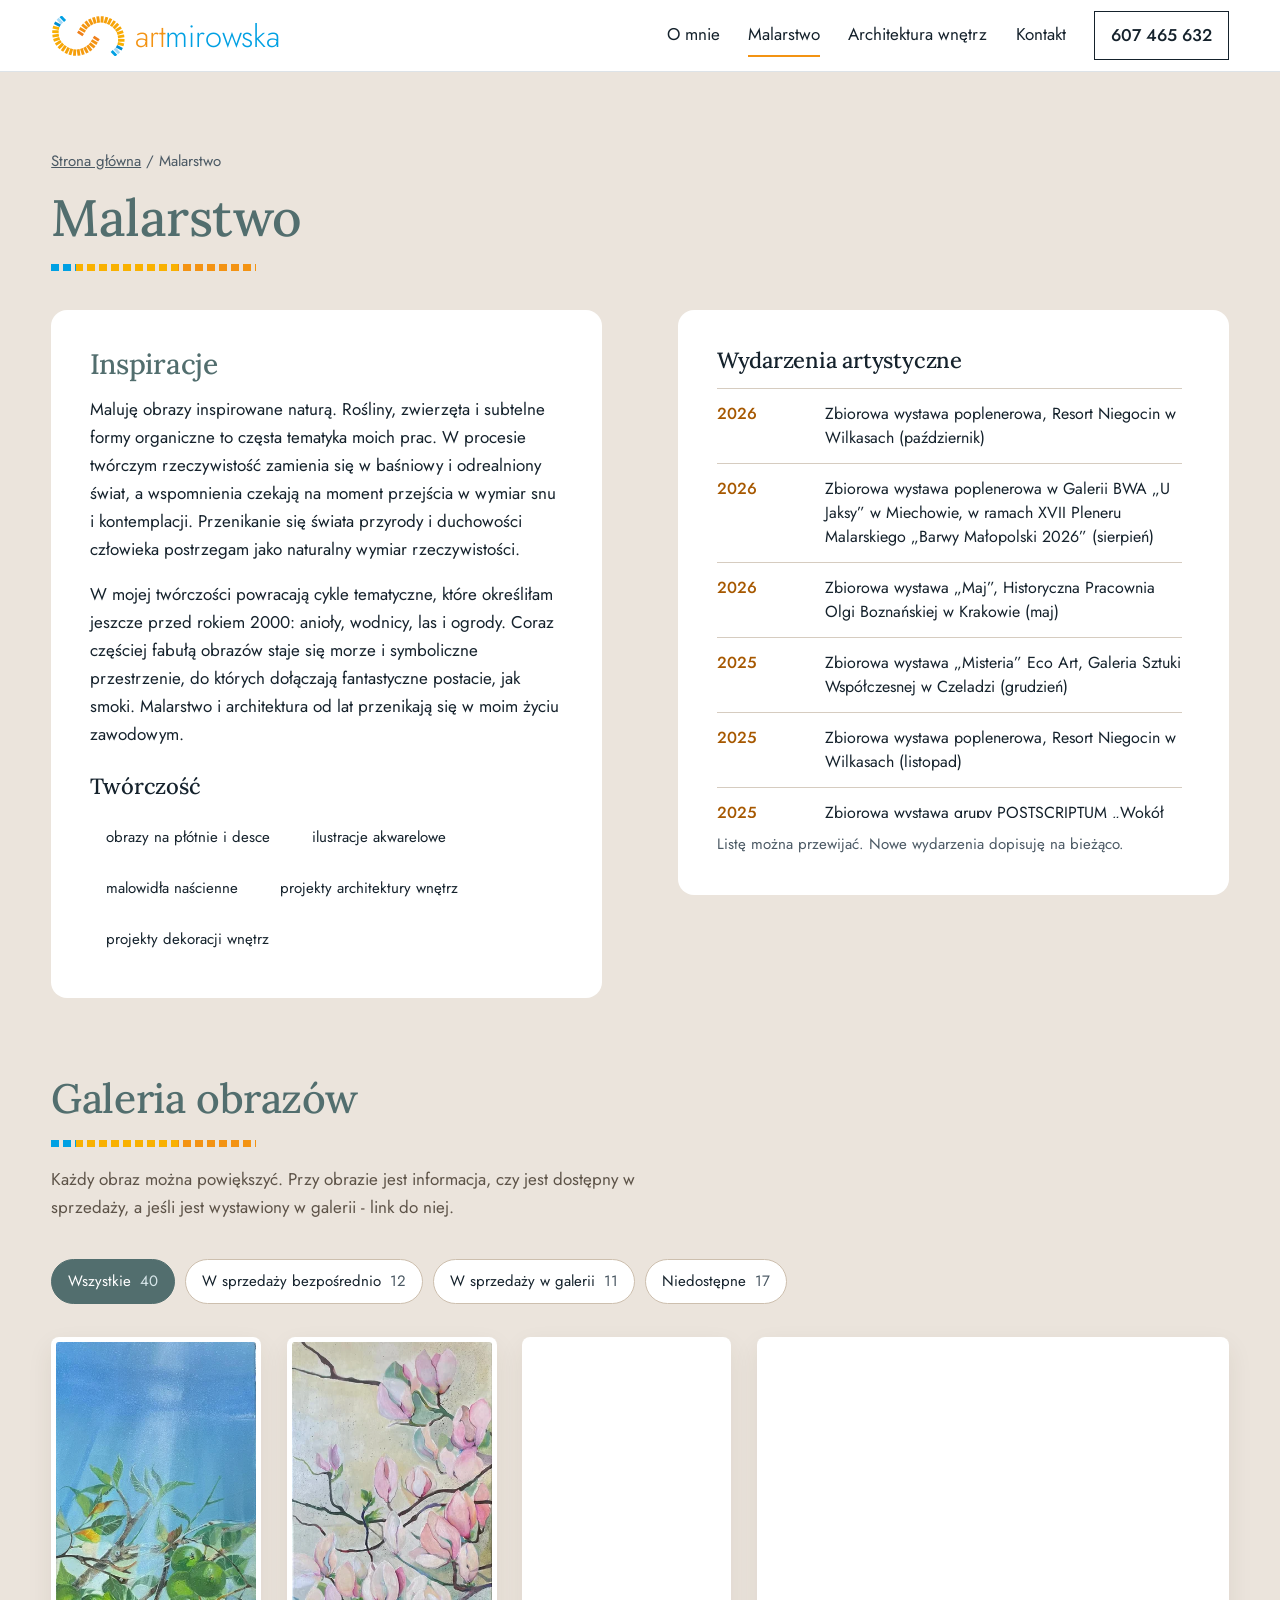
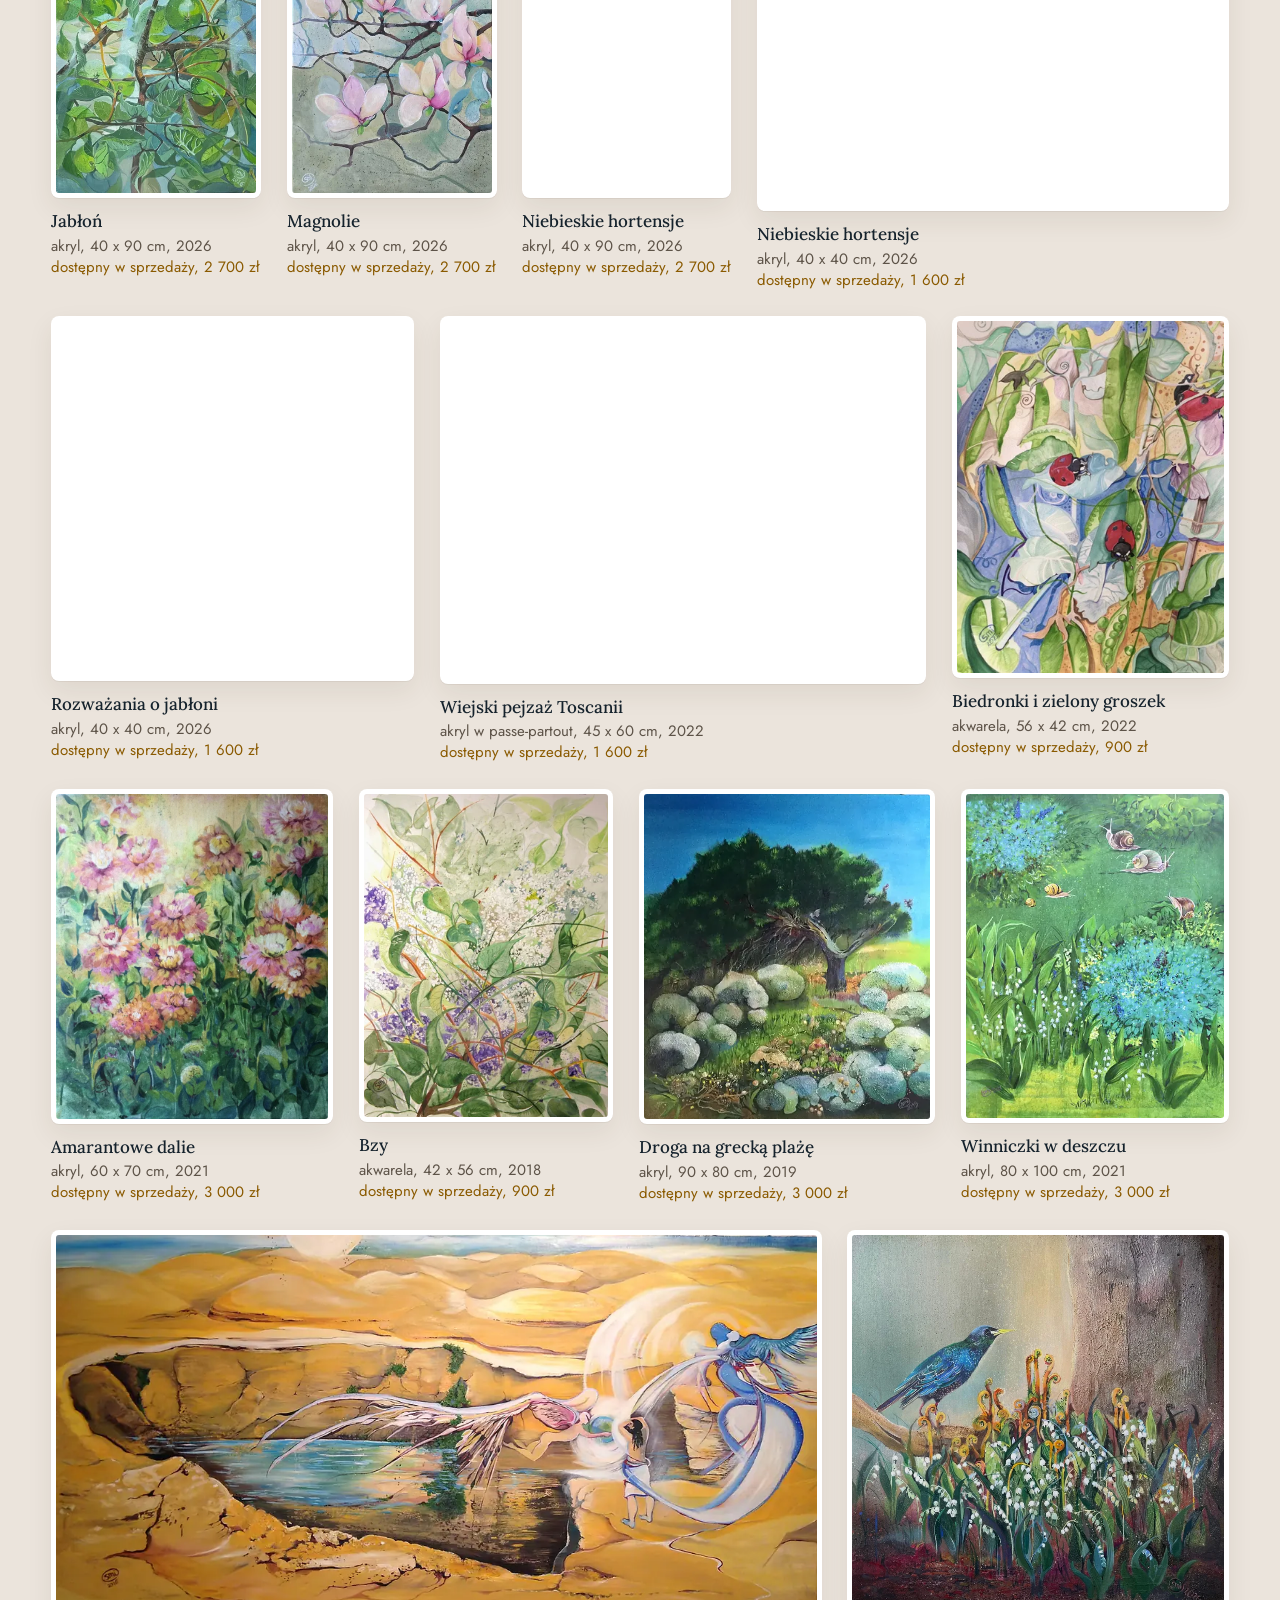
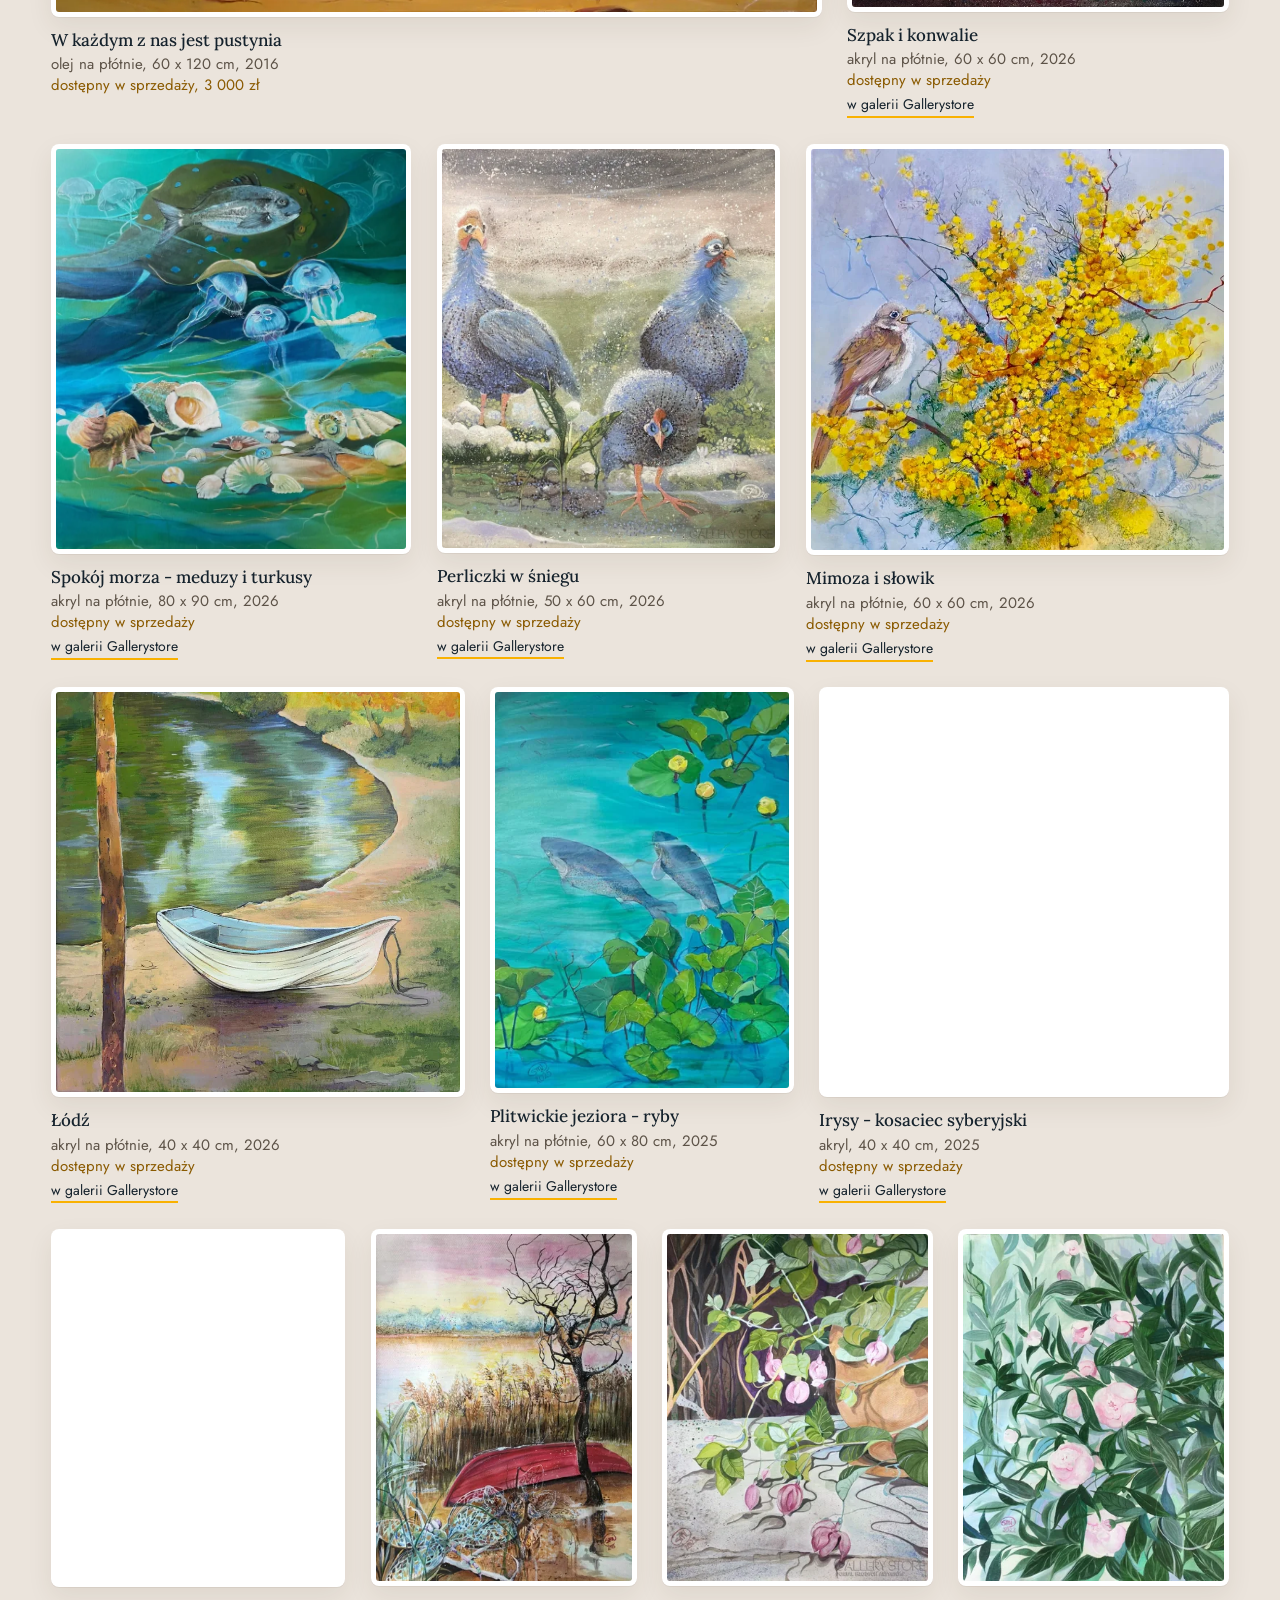
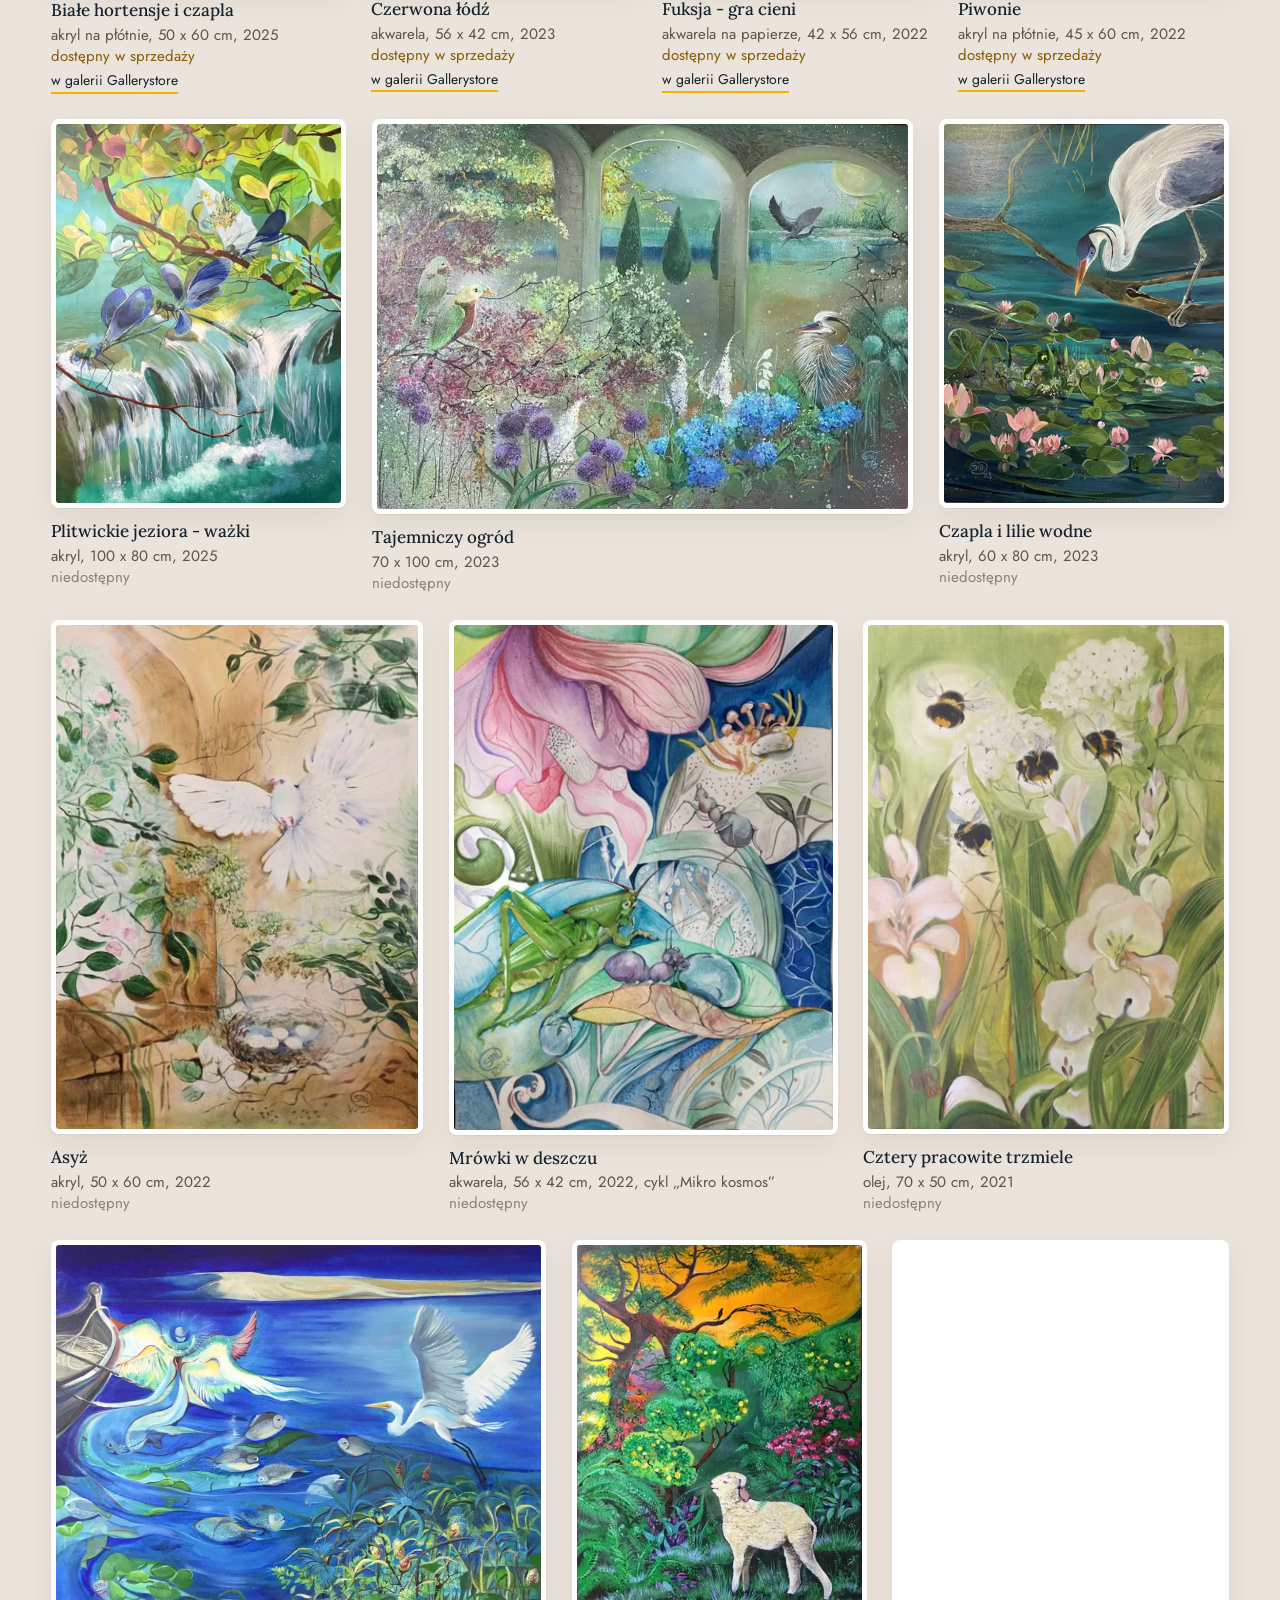
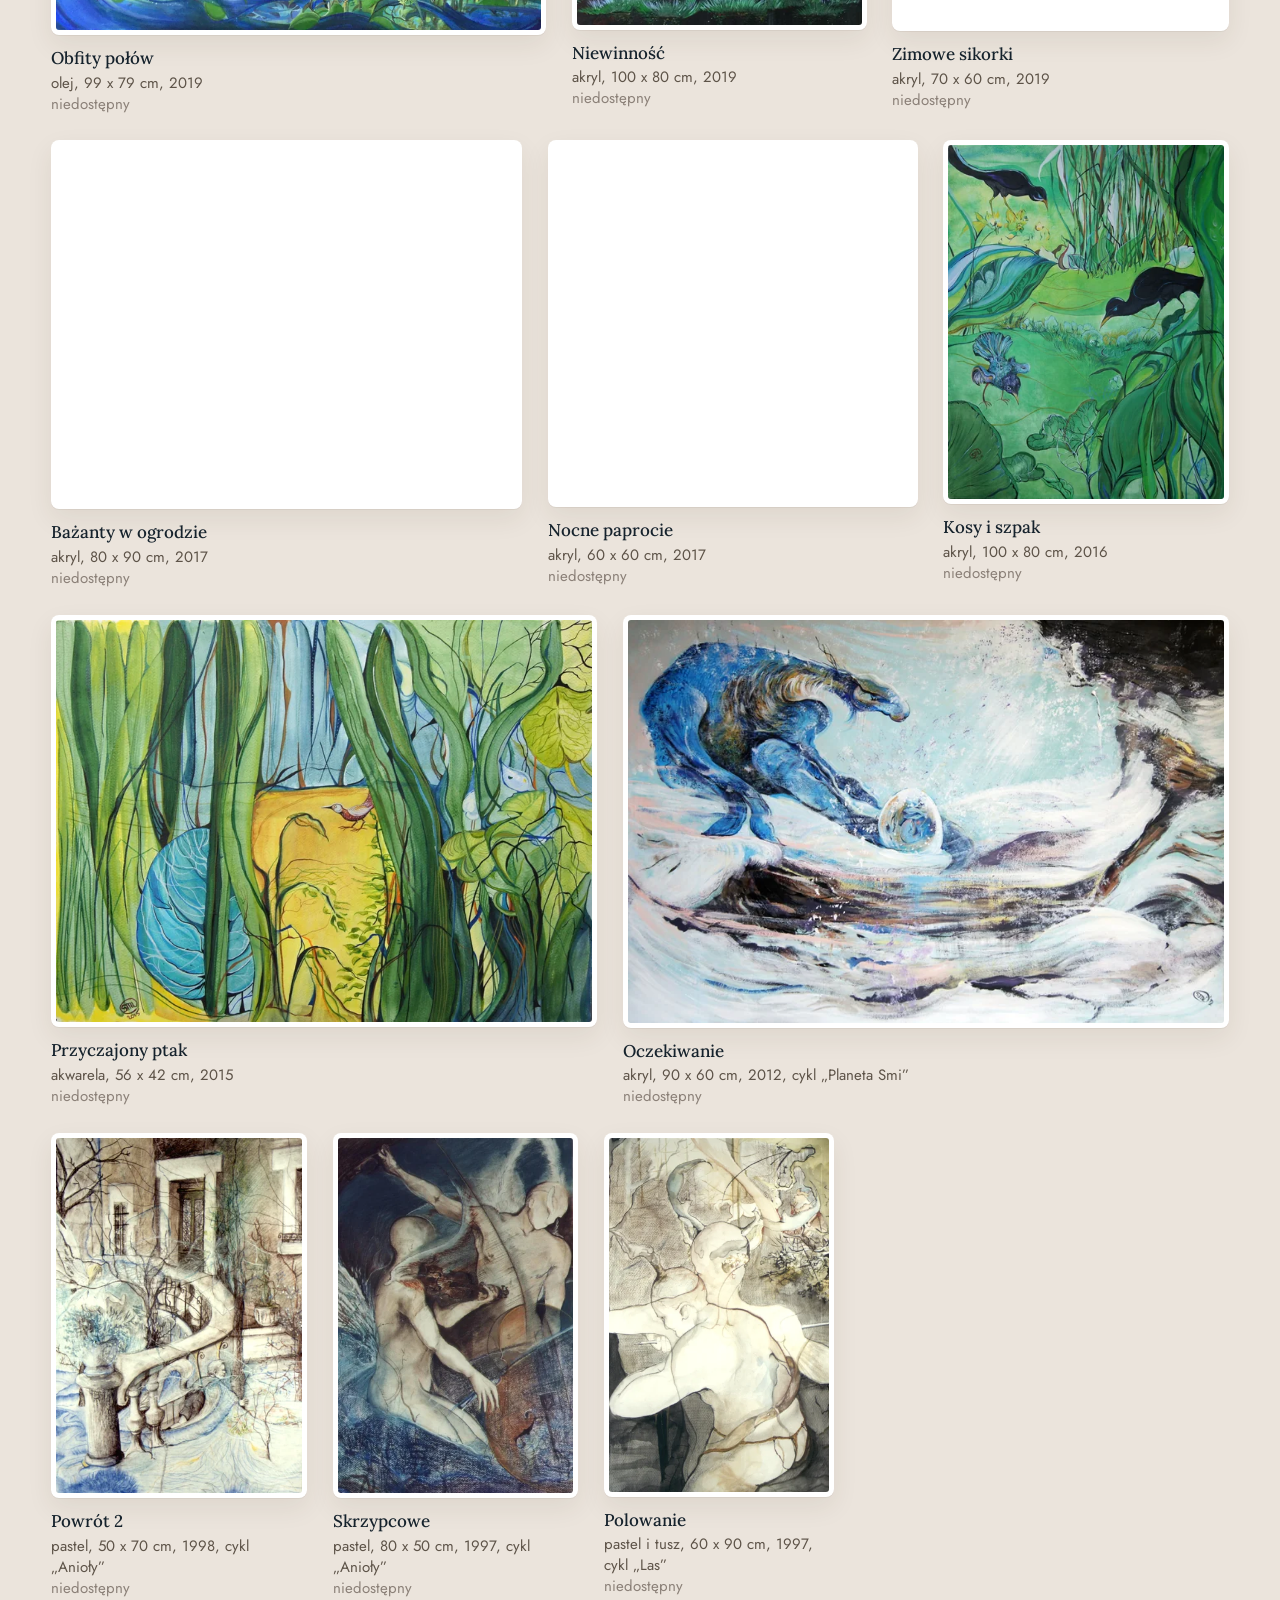
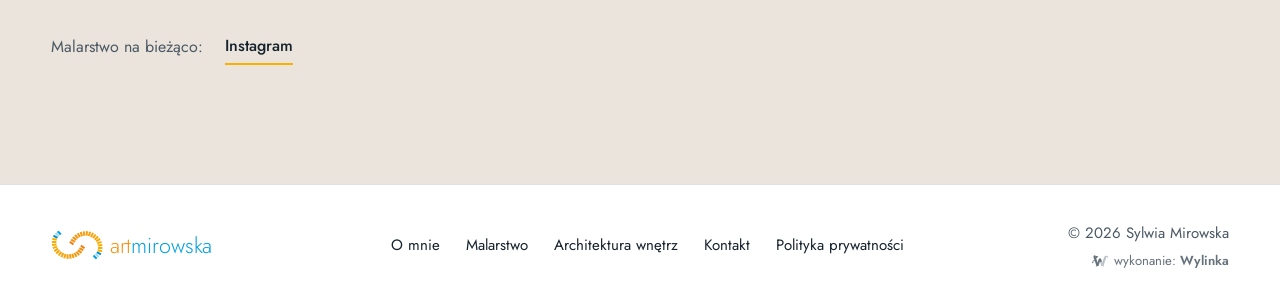
<file: malarstwo.html>
<!doctype html>
<html lang="pl">
<head>
<meta charset="utf-8">
<meta name="viewport" content="width=device-width, initial-scale=1">
<title>Malarstwo - obrazy Sylwii Mirowskiej | artmirowska</title>
<meta name="description" content="Obrazy Sylwii Mirowskiej: akryl, olej i akwarela inspirowane przyrodą. Galeria z tytułem, techniką, wymiarem i dostępnością, wystawy i wydarzenia.">
<meta name="robots" content="noindex, nofollow" data-podglad>
<link rel="canonical" href="https://wylinka-podglad.pl/artmirowska-koncepcja/malarstwo.html">
<meta name="theme-color" content="#ffffff">
<link rel="icon" href="data:image/svg+xml,%3Csvg%20xmlns%3D%22http%3A%2F%2Fwww.w3.org%2F2000%2Fsvg%22%20viewBox%3D%22-4%20-30%20122%20122%22%3E%3Cg%20id%3D%22hk%22%3E%3Crect%20x%3D%2215.80%22%20y%3D%22-0.90%22%20width%3D%224.4%22%20height%3D%229.8%22%20fill%3D%22%2300A0E3%22%20transform%3D%22rotate%28135.1%2018.00%204.00%29%22%2F%3E%3Crect%20x%3D%2211.30%22%20y%3D%222.98%22%20width%3D%224.4%22%20height%3D%229.8%22%20fill%3D%22%23A2D9F7%22%20transform%3D%22rotate%28137.2%2013.50%207.88%29%22%2F%3E%3Crect%20x%3D%227.54%22%20y%3D%227.58%22%20width%3D%224.4%22%20height%3D%229.8%22%20fill%3D%22%23008DD2%22%20transform%3D%22rotate%28117.8%209.74%2012.48%29%22%2F%3E%3Crect%20x%3D%225.42%22%20y%3D%2213.16%22%20width%3D%224.4%22%20height%3D%229.8%22%20fill%3D%22%23F9B101%22%20transform%3D%22rotate%28104.3%207.62%2018.06%29%22%2F%3E%3Crect%20x%3D%224.60%22%20y%3D%2219.04%22%20width%3D%224.4%22%20height%3D%229.8%22%20fill%3D%22%23F9AF02%22%20transform%3D%22rotate%2891.2%206.80%2023.94%29%22%2F%3E%3Crect%20x%3D%224.97%22%20y%3D%2224.99%22%20width%3D%224.4%22%20height%3D%229.8%22%20fill%3D%22%23F8AD03%22%20transform%3D%22rotate%2881.8%207.17%2029.89%29%22%2F%3E%3Crect%20x%3D%226.34%22%20y%3D%2230.77%22%20width%3D%224.4%22%20height%3D%229.8%22%20fill%3D%22%23F8AB05%22%20transform%3D%22rotate%2870.7%208.54%2035.67%29%22%2F%3E%3Crect%20x%3D%229.02%22%20y%3D%2236.08%22%20width%3D%224.4%22%20height%3D%229.8%22%20fill%3D%22%23F7A906%22%20transform%3D%22rotate%2856.2%2011.22%2040.98%29%22%2F%3E%3Crect%20x%3D%2212.81%22%20y%3D%2240.68%22%20width%3D%224.4%22%20height%3D%229.8%22%20fill%3D%22%23F7A707%22%20transform%3D%22rotate%2845.1%2015.01%2045.58%29%22%2F%3E%3Crect%20x%3D%2217.38%22%20y%3D%2244.51%22%20width%3D%224.4%22%20height%3D%229.8%22%20fill%3D%22%23F7A508%22%20transform%3D%22rotate%2834.9%2019.58%2049.41%29%22%2F%3E%3Crect%20x%3D%2222.51%22%20y%3D%2247.56%22%20width%3D%224.4%22%20height%3D%229.8%22%20fill%3D%22%23F6A309%22%20transform%3D%22rotate%2826.5%2024.71%2052.46%29%22%2F%3E%3Crect%20x%3D%2228.02%22%20y%3D%2249.80%22%20width%3D%224.4%22%20height%3D%229.8%22%20fill%3D%22%23F6A10B%22%20transform%3D%22rotate%2817.2%2030.22%2054.70%29%22%2F%3E%3Crect%20x%3D%2233.89%22%20y%3D%2250.89%22%20width%3D%224.4%22%20height%3D%229.8%22%20fill%3D%22%23F59F0C%22%20transform%3D%22rotate%283.2%2036.09%2055.79%29%22%2F%3E%3Crect%20x%3D%2239.85%22%20y%3D%2250.61%22%20width%3D%224.4%22%20height%3D%229.8%22%20fill%3D%22%23F59D0D%22%20transform%3D%22rotate%28-8.1%2042.05%2055.51%29%22%2F%3E%3Crect%20x%3D%2245.64%22%20y%3D%2249.31%22%20width%3D%224.4%22%20height%3D%229.8%22%20fill%3D%22%23F59B0E%22%20transform%3D%22rotate%28-17.1%2047.84%2054.21%29%22%2F%3E%3Crect%20x%3D%2251.14%22%20y%3D%2247.05%22%20width%3D%224.4%22%20height%3D%229.8%22%20fill%3D%22%23F4990F%22%20transform%3D%22rotate%28-27.6%2053.34%2051.95%29%22%2F%3E%3Crect%20x%3D%2256.17%22%20y%3D%2243.84%22%20width%3D%224.4%22%20height%3D%229.8%22%20fill%3D%22%23F49711%22%20transform%3D%22rotate%28-37.4%2058.37%2048.74%29%22%2F%3E%3Crect%20x%3D%2260.47%22%20y%3D%2239.74%22%20width%3D%224.4%22%20height%3D%229.8%22%20fill%3D%22%23F39512%22%20transform%3D%22rotate%28-51.6%2062.67%2044.64%29%22%2F%3E%3Crect%20x%3D%2263.79%22%20y%3D%2234.78%22%20width%3D%224.4%22%20height%3D%229.8%22%20fill%3D%22%23F39313%22%20transform%3D%22rotate%28-59.3%2065.99%2039.68%29%22%2F%3E%3Crect%20x%3D%2266.79%22%20y%3D%2229.62%22%20width%3D%224.4%22%20height%3D%229.8%22%20fill%3D%22%23EF7F1A%22%20transform%3D%22rotate%28-56.4%2068.99%2034.52%29%22%2F%3E%3C%2Fg%3E%3Cuse%20xmlns%3Axlink%3D%22http%3A%2F%2Fwww.w3.org%2F1999%2Fxlink%22%20href%3D%22%23hk%22%20transform%3D%22rotate%28180%2057%2030.5%29%22%2F%3E%3C%2Fsvg%3E">
<link rel="preload" href="fonts/lora-rdzen.woff2" as="font" type="font/woff2" crossorigin>
<link rel="preload" href="fonts/jost-rdzen.woff2" as="font" type="font/woff2" crossorigin>
<link rel="stylesheet" href="style.css?v=2711i">
</head>
<body>
<a class="skip" href="#tresc">Przejdź do treści</a>
<svg width="0" height="0" style="position:absolute" aria-hidden="true"><defs><symbol id="znak" viewBox="0 0 114 61"><g id="hk"><rect x="15.80" y="-0.90" width="4.4" height="9.8" fill="#00A0E3" transform="rotate(135.1 18.00 4.00)"/><rect x="11.30" y="2.98" width="4.4" height="9.8" fill="#A2D9F7" transform="rotate(137.2 13.50 7.88)"/><rect x="7.54" y="7.58" width="4.4" height="9.8" fill="#008DD2" transform="rotate(117.8 9.74 12.48)"/><rect x="5.42" y="13.16" width="4.4" height="9.8" fill="#F9B101" transform="rotate(104.3 7.62 18.06)"/><rect x="4.60" y="19.04" width="4.4" height="9.8" fill="#F9AF02" transform="rotate(91.2 6.80 23.94)"/><rect x="4.97" y="24.99" width="4.4" height="9.8" fill="#F8AD03" transform="rotate(81.8 7.17 29.89)"/><rect x="6.34" y="30.77" width="4.4" height="9.8" fill="#F8AB05" transform="rotate(70.7 8.54 35.67)"/><rect x="9.02" y="36.08" width="4.4" height="9.8" fill="#F7A906" transform="rotate(56.2 11.22 40.98)"/><rect x="12.81" y="40.68" width="4.4" height="9.8" fill="#F7A707" transform="rotate(45.1 15.01 45.58)"/><rect x="17.38" y="44.51" width="4.4" height="9.8" fill="#F7A508" transform="rotate(34.9 19.58 49.41)"/><rect x="22.51" y="47.56" width="4.4" height="9.8" fill="#F6A309" transform="rotate(26.5 24.71 52.46)"/><rect x="28.02" y="49.80" width="4.4" height="9.8" fill="#F6A10B" transform="rotate(17.2 30.22 54.70)"/><rect x="33.89" y="50.89" width="4.4" height="9.8" fill="#F59F0C" transform="rotate(3.2 36.09 55.79)"/><rect x="39.85" y="50.61" width="4.4" height="9.8" fill="#F59D0D" transform="rotate(-8.1 42.05 55.51)"/><rect x="45.64" y="49.31" width="4.4" height="9.8" fill="#F59B0E" transform="rotate(-17.1 47.84 54.21)"/><rect x="51.14" y="47.05" width="4.4" height="9.8" fill="#F4990F" transform="rotate(-27.6 53.34 51.95)"/><rect x="56.17" y="43.84" width="4.4" height="9.8" fill="#F49711" transform="rotate(-37.4 58.37 48.74)"/><rect x="60.47" y="39.74" width="4.4" height="9.8" fill="#F39512" transform="rotate(-51.6 62.67 44.64)"/><rect x="63.79" y="34.78" width="4.4" height="9.8" fill="#F39313" transform="rotate(-59.3 65.99 39.68)"/><rect x="66.79" y="29.62" width="4.4" height="9.8" fill="#EF7F1A" transform="rotate(-56.4 68.99 34.52)"/></g><use href="#hk" transform="rotate(180 57 30.5)"/></symbol></defs></svg>
<header class="top" id="top">
<div class="wrap">
<a class="logo" href="index.html" aria-label="artmirowska - Sylwia Mirowska, strona główna"><svg viewBox="0 0 382 61" role="img" aria-hidden="true" focusable="false"><use href="#znak" width="114" height="61"/><text x="128" y="47" font-family="Jost, Arial, sans-serif" font-weight="300" font-size="47" letter-spacing="-0.3"><tspan fill="#F39313">art</tspan><tspan fill="#00A0E3">mirowska</tspan></text></svg></a>
<button class="burger" id="burger" type="button" aria-label="Otwórz menu" aria-expanded="false" aria-controls="menu"><i></i><i></i><i></i></button>
<nav class="menu" id="menu" aria-label="Główne menu">
<a href="o-mnie.html">O mnie</a><a href="malarstwo.html" class=on aria-current=page>Malarstwo</a><a href="architektura-wnetrz.html">Architektura wnętrz</a><a href="kontakt.html">Kontakt</a>
<a class="tel" href="tel:+48607465632">607 465 632</a>
</nav>
</div>
</header>
<main id="tresc">
<section class="krem">
<div class="wrap ph">
<p class="okr"><a href="index.html">Strona główna</a> / Malarstwo</p>
<h1>Malarstwo</h1><span class="kr" aria-hidden="true"></span>
<div class="mal-gl" style="margin:clamp(28px,3vw,48px) 0 0">
<div class="panel">
<h2 style="font-size:clamp(26px,2.2vw,34px);margin-bottom:14px">Inspiracje</h2>
<p>Maluję obrazy inspirowane naturą. Rośliny, zwierzęta i subtelne formy organiczne to częsta tematyka moich prac. W procesie twórczym rzeczywistość zamienia się w baśniowy i odrealniony świat, a wspomnienia czekają na moment przejścia w wymiar snu i kontemplacji. Przenikanie się świata przyrody i duchowości człowieka postrzegam jako naturalny wymiar rzeczywistości.</p><p>W mojej twórczości powracają cykle tematyczne, które określiłam jeszcze przed rokiem 2000: anioły, wodnicy, las i ogrody. Coraz częściej fabułą obrazów staje się morze i symboliczne przestrzenie, do których dołączają fantastyczne postacie, jak smoki. Malarstwo i architektura od lat przenikają się w moim życiu zawodowym.</p>
<h3 style="margin-top:26px">Twórczość</h3>
<ul class="tw"><li>obrazy na płótnie i desce</li><li>ilustracje akwarelowe</li><li>malowidła naścienne</li><li>projekty architektury wnętrz</li><li>projekty dekoracji wnętrz</li></ul>
</div>
<div class="panel wyd">
<h3>Wydarzenia artystyczne</h3>
<div class="wyd-lista" tabindex="0" aria-label="Lista wydarzeń, przewijana"><ul><li><b>2026</b><span>Zbiorowa wystawa poplenerowa, Resort Niegocin w Wilkasach (październik)</span></li><li><b>2026</b><span>Zbiorowa wystawa poplenerowa w Galerii BWA „U Jaksy” w Miechowie, w ramach XVII Pleneru Malarskiego „Barwy Małopolski 2026” (sierpień)</span></li><li><b>2026</b><span>Zbiorowa wystawa „Maj”, Historyczna Pracownia Olgi Boznańskiej w Krakowie (maj)</span></li><li><b>2025</b><span>Zbiorowa wystawa „Misteria” Eco Art, Galeria Sztuki Współczesnej w Czeladzi (grudzień)</span></li><li><b>2025</b><span>Zbiorowa wystawa poplenerowa, Resort Niegocin w Wilkasach (listopad)</span></li><li><b>2025</b><span>Zbiorowa wystawa grupy POSTSCRIPTUM „Wokół Olgi Boznańskiej”, Historyczna Pracownia Olgi Boznańskiej w Krakowie (listopad)</span></li><li><b>2025</b><span>Zbiorowa wystawa poplenerowa, Dadaj Resort &amp; Spa w Dadaju (wrzesień)</span></li><li><b>2025</b><span>Zbiorowa wystawa „Niebiesko mi” w ramach Krakowskich Spotkań Artystycznych „Tożsamość Idei”, Kampus Uniwersytetu Jagiellońskiego w Krakowie (maj)</span></li><li><b>2024</b><span>Zbiorowa wystawa poplenerowa, Dadaj Resort &amp; Spa w Dadaju (wrzesień)</span></li><li><b>2024</b><span>Zbiorowa wystawa w Gliwicach, Politechnika Śląska, Światowy Dzień Sztuki UNESCO (kwiecień)</span></li><li><b>2024</b><span>Zbiorowa wystawa poplenerowa w Bukareszcie, Rumunia (kwiecień)</span></li><li><b>2023</b><span>Zbiorowa wystawa poplenerowa w Colibita, Rumunia (lipiec)</span></li><li><b>2023</b><span>Zbiorowa wystawa poplenerowa, Dadaj Resort &amp; Spa w Dadaju (luty)</span></li><li><b>2019</b><span>Zbiorowa wystawa poplenerowa, Dadaj Resort &amp; Spa w Dadaju (wrzesień)</span></li><li><b>2019</b><span>Zbiorowa wystawa „Oddźwięk” po Międzynarodowych Warsztatach Artystycznych, Galeria Sztuki Współczesnej Miejskiego Domu Kultury w Myślenicach (lipiec)</span></li><li><b>2018</b><span>Zbiorowa wystawa „Spotkania” po Międzynarodowych Warsztatach Artystycznych, Galeria Sztuki Współczesnej Miejskiego Domu Kultury w Myślenicach (lipiec)</span></li><li><b>2018</b><span>Zbiorowa wystawa poplenerowa, Gminny Ośrodek Kultury w Poraju (marzec)</span></li><li><b>2017</b><span>Zbiorowa wystawa „Radośnie o Polsce”, Galeria Sztuki Współczesnej Miejskiego Domu Kultury w Myślenicach (listopad)</span></li><li><b>2017</b><span>Zbiorowa wystawa poplenerowa, ośrodek ZHP w Załęczu Wielkim (wrzesień)</span></li><li><b>2017</b><span>Zbiorowa wystawa w Galerii Sztuki Współczesnej MDK w Myślenicach, Międzynarodowe Warsztaty Artystyczne (lipiec)</span></li><li><b>2016</b><span>Wystawa indywidualna „PLANETA smi”, Krowoderska Biblioteka Publiczna w Krakowie (sierpień)</span></li><li><b>2013</b><span>Cykl „Stare kamienice”, Gala finałowa konkursu Excellent Design w Krakowie (październik)</span></li><li><b>2013-2014</b><span>Zbiorowe wystawy poplenerowe w Muzeum Ziemi Myślenickiej „Dom Grecki”, plener Tok-Art</span></li><li><b>2012</b><span>Wystawa „PLANETA smi” - SMOKI, Gala finałowa konkursu Excellent Design w Krakowie (październik)</span></li><li><b>2012</b><span>Wystawa poplenerowa w siedzibie Lwowskiego Towarzystwa Sztuk Pięknych „Własna Strzecha” we Lwowie (wrzesień)</span></li><li><b>2012</b><span>Zbiorowa wystawa po Międzynarodowych Warsztatach Artystycznych, Galeria Sztuki Współczesnej Miejskiego Domu Kultury w Myślenicach (lipiec)</span></li><li><b>2011</b><span>Zbiorowa wystawa po Międzynarodowych Warsztatach Artystycznych, Galeria Sztuki Współczesnej Miejskiego Domu Kultury w Myślenicach (lipiec)</span></li><li><b>2009</b><span>Zbiorowa wystawa po Międzynarodowych Warsztatach Artystycznych, Galeria Sztuki Współczesnej Miejskiego Domu Kultury w Myślenicach (lipiec)</span></li><li><b>2002-2003</b><span>Ekspozycja prac, Galeria ORNAMENT w Jamie Michalika w Krakowie</span></li><li><b>1998</b><span>Cykle pasteli „Między ziemią a niebem”, wystawa wspólna w Galerii UTOPIA w Rzymie</span></li><li><b>1997</b><span>Indywidualna wystawa „WODNICY”, Galeria AZYL, Kraków</span></li><li><b>1997</b><span>Wystawa wspólna „ANIOŁY”, Galeria Sztuki Ukraińskiej przy Fundacji Świętego Włodzimierza w Krakowie (maj)</span></li><li><b>1997</b><span>Wystawa zbiorowa, Międzynarodowe Warsztaty Artystyczne Jugendhof Dörnberg, w czasie documenta w Kassel (wrzesień)</span></li></ul></div>
<p class="wcz">Listę można przewijać. Nowe wydarzenia dopisuję na bieżąco.</p>
</div>
</div>
</div>
<div class="wrap sek" style="padding-top:clamp(20px,3vw,40px)">
<h2>Galeria obrazów</h2><span class="kr" aria-hidden="true"></span>
<p style="margin:18px 0 clamp(24px,3vw,40px);color:#5d5348;max-width:62ch">Każdy obraz można powiększyć. Przy obrazie jest informacja, czy jest dostępny w sprzedaży, a jeśli jest wystawiony w galerii - link do niej.</p>
<div class="flt" role="group" aria-label="Pokaż obrazy"><button type="button" data-f="" aria-pressed="true">Wszystkie <span>40</span></button><button type="button" data-f="dost" aria-pressed="false">W sprzedaży bezpośrednio <span>12</span></button><button type="button" data-f="gal" aria-pressed="false">W sprzedaży w galerii <span>11</span></button><button type="button" data-f="nie" aria-pressed="false">Niedostępne <span>17</span></button></div><div class="siatka"><figure class="ob" data-st="dost" style="--r:0.4431"><button type="button" data-lb="mal" data-src="foto/m-jablon-709.webp" data-mid="foto/m-jablon-709.webp" data-cap="Jabłoń - akryl, 40 x 90 cm, 2026"><img data-src="foto/m-jablon-360.webp" data-srcset="foto/m-jablon-360.webp 360w, foto/m-jablon-709.webp 709w" sizes="(max-width:760px) 47vw, 203px" width="360" height="812" decoding="async" alt="Jabłoń"></button><figcaption><b>Jabłoń</b><span>akryl, 40 x 90 cm, 2026</span><br><em>dostępny w sprzedaży, 2 700 zł</em></figcaption></figure><figure class="ob" data-st="dost" style="--r:0.4437"><button type="button" data-lb="mal" data-src="foto/m-magnolie-710.webp" data-mid="foto/m-magnolie-710.webp" data-cap="Magnolie - akryl, 40 x 90 cm, 2026"><img data-src="foto/m-magnolie-360.webp" data-srcset="foto/m-magnolie-360.webp 360w, foto/m-magnolie-710.webp 710w" sizes="(max-width:760px) 47vw, 203px" width="360" height="811" decoding="async" alt="Magnolie"></button><figcaption><b>Magnolie</b><span>akryl, 40 x 90 cm, 2026</span><br><em>dostępny w sprzedaży, 2 700 zł</em></figcaption></figure><figure class="ob" data-st="dost" style="--r:0.4412"><button type="button" data-lb="mal" data-src="foto/m-hortensje-90-706.webp" data-mid="foto/m-hortensje-90-706.webp" data-cap="Niebieskie hortensje - akryl, 40 x 90 cm, 2026"><img data-src="foto/m-hortensje-90-360.webp" data-srcset="foto/m-hortensje-90-360.webp 360w, foto/m-hortensje-90-706.webp 706w" sizes="(max-width:760px) 47vw, 202px" width="360" height="816" decoding="async" alt="Niebieskie hortensje"></button><figcaption><b>Niebieskie hortensje</b><span>akryl, 40 x 90 cm, 2026</span><br><em>dostępny w sprzedaży, 2 700 zł</em></figcaption></figure><figure class="ob" data-st="dost" style="--r:0.9973"><button type="button" data-lb="mal" data-src="foto/m-hortensje-40-1473.webp" data-mid="foto/m-hortensje-40-720.webp" data-cap="Niebieskie hortensje - akryl, 40 x 40 cm, 2026"><img data-src="foto/m-hortensje-40-360.webp" data-srcset="foto/m-hortensje-40-360.webp 360w, foto/m-hortensje-40-720.webp 720w, foto/m-hortensje-40-1200.webp 1200w, foto/m-hortensje-40-1473.webp 1473w" sizes="(max-width:760px) 47vw, 456px" width="360" height="361" decoding="async" alt="Niebieskie hortensje"></button><figcaption><b>Niebieskie hortensje</b><span>akryl, 40 x 40 cm, 2026</span><br><em>dostępny w sprzedaży, 1 600 zł</em></figcaption></figure><figure class="ob" data-st="dost" style="--r:0.9946"><button type="button" data-lb="mal" data-src="foto/m-rozwazania-1472.webp" data-mid="foto/m-rozwazania-720.webp" data-cap="Rozważania o jabłoni - akryl, 40 x 40 cm, 2026"><img data-src="foto/m-rozwazania-360.webp" data-srcset="foto/m-rozwazania-360.webp 360w, foto/m-rozwazania-720.webp 720w, foto/m-rozwazania-1200.webp 1200w, foto/m-rozwazania-1472.webp 1472w" sizes="(max-width:760px) 47vw, 455px" width="360" height="362" decoding="async" alt="Rozważania o jabłoni"></button><figcaption><b>Rozważania o jabłoni</b><span>akryl, 40 x 40 cm, 2026</span><br><em>dostępny w sprzedaży, 1 600 zł</em></figcaption></figure><figure class="ob" data-st="dost" style="--r:1.3333"><button type="button" data-lb="mal" data-src="foto/m-toscania-1800.webp" data-mid="foto/m-toscania-720.webp" data-cap="Wiejski pejzaż Toscanii - akryl w passe-partout, 45 x 60 cm, 2022"><img data-src="foto/m-toscania-360.webp" data-srcset="foto/m-toscania-360.webp 360w, foto/m-toscania-720.webp 720w, foto/m-toscania-1200.webp 1200w, foto/m-toscania-1800.webp 1800w" sizes="(max-width:760px) 92vw, 609px" width="360" height="270" decoding="async" alt="Wiejski pejzaż Toscanii"></button><figcaption><b>Wiejski pejzaż Toscanii</b><span>akryl w passe-partout, 45 x 60 cm, 2022</span><br><em>dostępny w sprzedaży, 1 600 zł</em></figcaption></figure><figure class="ob" data-st="dost" style="--r:0.7599"><button type="button" data-lb="mal" data-src="foto/m-biedronki-1800.webp" data-mid="foto/m-biedronki-720.webp" data-cap="Biedronki i zielony groszek - akwarela, 56 x 42 cm, 2022"><img data-src="foto/m-biedronki-360.webp" data-srcset="foto/m-biedronki-360.webp 360w, foto/m-biedronki-720.webp 720w, foto/m-biedronki-1200.webp 1200w, foto/m-biedronki-1800.webp 1800w" sizes="(max-width:760px) 47vw, 347px" width="360" height="474" decoding="async" alt="Biedronki i zielony groszek"></button><figcaption><b>Biedronki i zielony groszek</b><span>akwarela, 56 x 42 cm, 2022</span><br><em>dostępny w sprzedaży, 900 zł</em></figcaption></figure><figure class="ob" data-st="dost" style="--r:0.8370"><button type="button" data-lb="mal" data-src="foto/m-dalie-1800.webp" data-mid="foto/m-dalie-720.webp" data-cap="Amarantowe dalie - akryl, 60 x 70 cm, 2021"><img data-src="foto/m-dalie-360.webp" data-srcset="foto/m-dalie-360.webp 360w, foto/m-dalie-720.webp 720w, foto/m-dalie-1200.webp 1200w, foto/m-dalie-1800.webp 1800w" sizes="(max-width:760px) 47vw, 383px" width="360" height="430" decoding="async" alt="Amarantowe dalie"></button><figcaption><b>Amarantowe dalie</b><span>akryl, 60 x 70 cm, 2021</span><br><em>dostępny w sprzedaży, 3 000 zł</em></figcaption></figure><figure class="ob" data-st="dost" style="--r:0.7575"><button type="button" data-lb="mal" data-src="foto/m-bzy-1640.webp" data-mid="foto/m-bzy-720.webp" data-cap="Bzy - akwarela, 42 x 56 cm, 2018"><img data-src="foto/m-bzy-360.webp" data-srcset="foto/m-bzy-360.webp 360w, foto/m-bzy-720.webp 720w, foto/m-bzy-1200.webp 1200w, foto/m-bzy-1640.webp 1640w" sizes="(max-width:760px) 47vw, 346px" width="360" height="475" decoding="async" alt="Bzy"></button><figcaption><b>Bzy</b><span>akwarela, 42 x 56 cm, 2018</span><br><em>dostępny w sprzedaży, 900 zł</em></figcaption></figure><figure class="ob" data-st="dost" style="--r:0.8800"><button type="button" data-lb="mal" data-src="foto/g-droga-880.webp" data-mid="foto/g-droga-458.webp" data-cap="Droga na grecką plażę - akryl, 90 x 80 cm, 2019"><img data-src="foto/g-droga-264.webp" data-srcset="foto/g-droga-264.webp 264w, foto/g-droga-458.webp 458w, foto/g-droga-880.webp 880w" sizes="(max-width:760px) 47vw, 402px" width="264" height="300" decoding="async" alt="Droga na grecką plażę"></button><figcaption><b>Droga na grecką plażę</b><span>akryl, 90 x 80 cm, 2019</span><br><em>dostępny w sprzedaży, 3 000 zł</em></figcaption></figure><figure class="ob" data-st="dost" style="--r:0.7960"><button type="button" data-lb="mal" data-src="foto/g-winniczki-796.webp" data-mid="foto/g-winniczki-414.webp" data-cap="Winniczki w deszczu - akryl, 80 x 100 cm, 2021"><img data-src="foto/g-winniczki-239.webp" data-srcset="foto/g-winniczki-239.webp 239w, foto/g-winniczki-414.webp 414w, foto/g-winniczki-796.webp 796w" sizes="(max-width:760px) 47vw, 364px" width="239" height="300" decoding="async" alt="Winniczki w deszczu"></button><figcaption><b>Winniczki w deszczu</b><span>akryl, 80 x 100 cm, 2021</span><br><em>dostępny w sprzedaży, 3 000 zł</em></figcaption></figure><figure class="ob" data-st="dost" style="--r:2.0160"><button type="button" data-lb="mal" data-src="foto/g-pustynia-1400.webp" data-mid="foto/g-pustynia-1048.webp" data-cap="W każdym z nas jest pustynia - olej na płótnie, 60 x 120 cm, 2016"><img data-src="foto/g-pustynia-605.webp" data-srcset="foto/g-pustynia-605.webp 605w, foto/g-pustynia-1048.webp 1048w, foto/g-pustynia-1400.webp 1400w" sizes="(max-width:760px) 92vw, 921px" width="605" height="300" decoding="async" alt="W każdym z nas jest pustynia"></button><figcaption><b>W każdym z nas jest pustynia</b><span>olej na płótnie, 60 x 120 cm, 2016</span><br><em>dostępny w sprzedaży, 3 000 zł</em></figcaption></figure><figure class="ob" data-st="gal" style="--r:0.9988"><button type="button" data-lb="mal" data-src="foto/m-szpak-1598.webp" data-mid="foto/m-szpak-720.webp" data-cap="Szpak i konwalie - akryl na płótnie, 60 x 60 cm, 2026"><img data-src="foto/m-szpak-360.webp" data-srcset="foto/m-szpak-360.webp 360w, foto/m-szpak-720.webp 720w, foto/m-szpak-1200.webp 1200w, foto/m-szpak-1598.webp 1598w" sizes="(max-width:760px) 47vw, 456px" width="360" height="360" decoding="async" alt="Szpak i konwalie"></button><figcaption><b>Szpak i konwalie</b><span>akryl na płótnie, 60 x 60 cm, 2026</span><br><em>dostępny w sprzedaży</em><br><a class="gal" href="https://www.gallerystore.pl/malarstwo/sylwia-mirowska/szpak-i-konwalie" target="_blank" rel="noopener">w galerii Gallerystore</a></figcaption></figure><figure class="ob" data-st="gal" style="--r:0.8744"><button type="button" data-lb="mal" data-src="foto/m-meduzy-1378.webp" data-mid="foto/m-meduzy-720.webp" data-cap="Spokój morza - meduzy i turkusy - akryl na płótnie, 80 x 90 cm, 2026"><img data-src="foto/m-meduzy-360.webp" data-srcset="foto/m-meduzy-360.webp 360w, foto/m-meduzy-720.webp 720w, foto/m-meduzy-1200.webp 1200w, foto/m-meduzy-1378.webp 1378w" sizes="(max-width:760px) 47vw, 400px" width="360" height="412" decoding="async" alt="Spokój morza - meduzy i turkusy"></button><figcaption><b>Spokój morza - meduzy i turkusy</b><span>akryl na płótnie, 80 x 90 cm, 2026</span><br><em>dostępny w sprzedaży</em><br><a class="gal" href="https://www.gallerystore.pl/malarstwo/sylwia-mirowska/meduzy" target="_blank" rel="noopener">w galerii Gallerystore</a></figcaption></figure><figure class="ob" data-st="gal" style="--r:0.8351"><button type="button" data-lb="mal" data-src="foto/m-perliczki-1170.webp" data-mid="foto/m-perliczki-720.webp" data-cap="Perliczki w śniegu - akryl na płótnie, 50 x 60 cm, 2026"><img data-src="foto/m-perliczki-360.webp" data-srcset="foto/m-perliczki-360.webp 360w, foto/m-perliczki-720.webp 720w, foto/m-perliczki-1170.webp 1170w" sizes="(max-width:760px) 47vw, 382px" width="360" height="431" decoding="async" alt="Perliczki w śniegu"></button><figcaption><b>Perliczki w śniegu</b><span>akryl na płótnie, 50 x 60 cm, 2026</span><br><em>dostępny w sprzedaży</em><br><a class="gal" href="https://www.gallerystore.pl/malarstwo/sylwia-mirowska/perliczki-w-sniegu" target="_blank" rel="noopener">w galerii Gallerystore</a></figcaption></figure><figure class="ob" data-st="gal" style="--r:1.0287"><button type="button" data-lb="mal" data-src="foto/m-mimoza-1111.webp" data-mid="foto/m-mimoza-720.webp" data-cap="Mimoza i słowik - akryl na płótnie, 60 x 60 cm, 2026"><img data-src="foto/m-mimoza-360.webp" data-srcset="foto/m-mimoza-360.webp 360w, foto/m-mimoza-720.webp 720w, foto/m-mimoza-1111.webp 1111w" sizes="(max-width:760px) 92vw, 470px" width="360" height="350" decoding="async" alt="Mimoza i słowik"></button><figcaption><b>Mimoza i słowik</b><span>akryl na płótnie, 60 x 60 cm, 2026</span><br><em>dostępny w sprzedaży</em><br><a class="gal" href="https://www.gallerystore.pl/malarstwo/sylwia-mirowska/ptaki-mimoza-i-slowik" target="_blank" rel="noopener">w galerii Gallerystore</a></figcaption></figure><figure class="ob" data-st="gal" style="--r:1.0094"><button type="button" data-lb="mal" data-src="foto/m-lodz40-1499.webp" data-mid="foto/m-lodz40-720.webp" data-cap="Łódź - akryl na płótnie, 40 x 40 cm, 2026"><img data-src="foto/m-lodz40-360.webp" data-srcset="foto/m-lodz40-360.webp 360w, foto/m-lodz40-720.webp 720w, foto/m-lodz40-1200.webp 1200w, foto/m-lodz40-1499.webp 1499w" sizes="(max-width:760px) 92vw, 461px" width="360" height="357" decoding="async" alt="Łódź"></button><figcaption><b>Łódź</b><span>akryl na płótnie, 40 x 40 cm, 2026</span><br><em>dostępny w sprzedaży</em><br><a class="gal" href="https://www.gallerystore.pl/malarstwo/sylwia-mirowska/lodz" target="_blank" rel="noopener">w galerii Gallerystore</a></figcaption></figure><figure class="ob" data-st="gal" style="--r:0.7410"><button type="button" data-lb="mal" data-src="foto/m-plitwickie-1176.webp" data-mid="foto/m-plitwickie-720.webp" data-cap="Plitwickie jeziora - ryby - akryl na płótnie, 60 x 80 cm, 2025"><img data-src="foto/m-plitwickie-360.webp" data-srcset="foto/m-plitwickie-360.webp 360w, foto/m-plitwickie-720.webp 720w, foto/m-plitwickie-1176.webp 1176w" sizes="(max-width:760px) 47vw, 339px" width="360" height="486" decoding="async" alt="Plitwickie jeziora - ryby"></button><figcaption><b>Plitwickie jeziora - ryby</b><span>akryl na płótnie, 60 x 80 cm, 2025</span><br><em>dostępny w sprzedaży</em><br><a class="gal" href="https://www.gallerystore.pl/malarstwo/sylwia-mirowska/ryby" target="_blank" rel="noopener">w galerii Gallerystore</a></figcaption></figure><figure class="ob" data-st="gal" style="--r:1.0000"><button type="button" data-lb="mal" data-src="foto/m-irysy-1800.webp" data-mid="foto/m-irysy-720.webp" data-cap="Irysy - kosaciec syberyjski - akryl, 40 x 40 cm, 2025"><img data-src="foto/m-irysy-360.webp" data-srcset="foto/m-irysy-360.webp 360w, foto/m-irysy-720.webp 720w, foto/m-irysy-1200.webp 1200w, foto/m-irysy-1800.webp 1800w" sizes="(max-width:760px) 92vw, 457px" width="360" height="360" decoding="async" alt="Irysy - kosaciec syberyjski"></button><figcaption><b>Irysy - kosaciec syberyjski</b><span>akryl, 40 x 40 cm, 2025</span><br><em>dostępny w sprzedaży</em><br><a class="gal" href="https://www.gallerystore.pl/malarstwo/sylwia-mirowska/irysy" target="_blank" rel="noopener">w galerii Gallerystore</a></figcaption></figure><figure class="ob" data-st="gal" style="--r:0.8151"><button type="button" data-lb="mal" data-src="foto/m-hortensje-842.webp" data-mid="foto/m-hortensje-720.webp" data-cap="Białe hortensje i czapla - akryl na płótnie, 50 x 60 cm, 2025"><img data-src="foto/m-hortensje-360.webp" data-srcset="foto/m-hortensje-360.webp 360w, foto/m-hortensje-720.webp 720w, foto/m-hortensje-842.webp 842w" sizes="(max-width:760px) 47vw, 373px" width="360" height="442" decoding="async" alt="Białe hortensje i czapla"></button><figcaption><b>Białe hortensje i czapla</b><span>akryl na płótnie, 50 x 60 cm, 2025</span><br><em>dostępny w sprzedaży</em><br><a class="gal" href="https://www.gallerystore.pl/malarstwo/sylwia-mirowska/biale-hortensje-i-czapla" target="_blank" rel="noopener">w galerii Gallerystore</a></figcaption></figure><figure class="ob" data-st="gal" style="--r:0.7376"><button type="button" data-lb="mal" data-src="foto/m-czerwona-lodz-1800.webp" data-mid="foto/m-czerwona-lodz-720.webp" data-cap="Czerwona łódź - akwarela, 56 x 42 cm, 2023"><img data-src="foto/m-czerwona-lodz-360.webp" data-srcset="foto/m-czerwona-lodz-360.webp 360w, foto/m-czerwona-lodz-720.webp 720w, foto/m-czerwona-lodz-1200.webp 1200w, foto/m-czerwona-lodz-1800.webp 1800w" sizes="(max-width:760px) 47vw, 337px" width="360" height="488" decoding="async" alt="Czerwona łódź"></button><figcaption><b>Czerwona łódź</b><span>akwarela, 56 x 42 cm, 2023</span><br><em>dostępny w sprzedaży</em><br><a class="gal" href="https://www.gallerystore.pl/malarstwo/sylwia-mirowska/czerwona-lodz" target="_blank" rel="noopener">w galerii Gallerystore</a></figcaption></figure><figure class="ob" data-st="gal" style="--r:0.7498"><button type="button" data-lb="mal" data-src="foto/m-fuksja-842.webp" data-mid="foto/m-fuksja-720.webp" data-cap="Fuksja - gra cieni - akwarela na papierze, 42 x 56 cm, 2022"><img data-src="foto/m-fuksja-360.webp" data-srcset="foto/m-fuksja-360.webp 360w, foto/m-fuksja-720.webp 720w, foto/m-fuksja-842.webp 842w" sizes="(max-width:760px) 47vw, 343px" width="360" height="480" decoding="async" alt="Fuksja - gra cieni"></button><figcaption><b>Fuksja - gra cieni</b><span>akwarela na papierze, 42 x 56 cm, 2022</span><br><em>dostępny w sprzedaży</em><br><a class="gal" href="https://www.gallerystore.pl/malarstwo/sylwia-mirowska/fuksja-gra-cieni" target="_blank" rel="noopener">w galerii Gallerystore</a></figcaption></figure><figure class="ob" data-st="gal" style="--r:0.7500"><button type="button" data-lb="mal" data-src="foto/m-piwonie-1800.webp" data-mid="foto/m-piwonie-720.webp" data-cap="Piwonie - akryl na płótnie, 45 x 60 cm, 2022"><img data-src="foto/m-piwonie-360.webp" data-srcset="foto/m-piwonie-360.webp 360w, foto/m-piwonie-720.webp 720w, foto/m-piwonie-1200.webp 1200w, foto/m-piwonie-1800.webp 1800w" sizes="(max-width:760px) 47vw, 343px" width="360" height="480" decoding="async" alt="Piwonie"></button><figcaption><b>Piwonie</b><span>akryl na płótnie, 45 x 60 cm, 2022</span><br><em>dostępny w sprzedaży</em><br><a class="gal" href="https://www.gallerystore.pl/malarstwo/sylwia-mirowska/piwonie" target="_blank" rel="noopener">w galerii Gallerystore</a></figcaption></figure><figure class="ob" data-st="nie" style="--r:0.7516"><button type="button" data-lb="mal" data-src="foto/n-plitwickie-wazki-1800.webp" data-mid="foto/n-plitwickie-wazki-720.webp" data-cap="Plitwickie jeziora - ważki - akryl, 100 x 80 cm, 2025"><img data-src="foto/n-plitwickie-wazki-360.webp" data-srcset="foto/n-plitwickie-wazki-360.webp 360w, foto/n-plitwickie-wazki-720.webp 720w, foto/n-plitwickie-wazki-1200.webp 1200w, foto/n-plitwickie-wazki-1800.webp 1800w" sizes="(max-width:760px) 47vw, 343px" width="360" height="479" decoding="async" alt="Plitwickie jeziora - ważki"></button><figcaption><b>Plitwickie jeziora - ważki</b><span>akryl, 100 x 80 cm, 2025</span><br><em class="nie">niedostępny</em></figcaption></figure><figure class="ob" data-st="nie" style="--r:1.3788"><button type="button" data-lb="mal" data-src="foto/n-tajemniczy-728.webp" data-mid="foto/n-tajemniczy-720.webp" data-cap="Tajemniczy ogród - 70 x 100 cm, 2023"><img data-src="foto/n-tajemniczy-360.webp" data-srcset="foto/n-tajemniczy-360.webp 360w, foto/n-tajemniczy-720.webp 720w, foto/n-tajemniczy-728.webp 728w" sizes="(max-width:760px) 92vw, 630px" width="360" height="261" decoding="async" alt="Tajemniczy ogród"></button><figcaption><b>Tajemniczy ogród</b><span>70 x 100 cm, 2023</span><br><em class="nie">niedostępny</em></figcaption></figure><figure class="ob" data-st="nie" style="--r:0.7396"><button type="button" data-lb="mal" data-src="foto/n-czapla-1800.webp" data-mid="foto/n-czapla-720.webp" data-cap="Czapla i lilie wodne - akryl, 60 x 80 cm, 2023"><img data-src="foto/n-czapla-360.webp" data-srcset="foto/n-czapla-360.webp 360w, foto/n-czapla-720.webp 720w, foto/n-czapla-1200.webp 1200w, foto/n-czapla-1800.webp 1800w" sizes="(max-width:760px) 47vw, 338px" width="360" height="487" decoding="async" alt="Czapla i lilie wodne"></button><figcaption><b>Czapla i lilie wodne</b><span>akryl, 60 x 80 cm, 2023</span><br><em class="nie">niedostępny</em></figcaption></figure><figure class="ob" data-st="nie" style="--r:0.7183"><button type="button" data-lb="mal" data-src="foto/n-asyz-1800.webp" data-mid="foto/n-asyz-720.webp" data-cap="Asyż - akryl, 50 x 60 cm, 2022"><img data-src="foto/n-asyz-360.webp" data-srcset="foto/n-asyz-360.webp 360w, foto/n-asyz-720.webp 720w, foto/n-asyz-1200.webp 1200w, foto/n-asyz-1800.webp 1800w" sizes="(max-width:760px) 47vw, 328px" width="360" height="501" decoding="async" alt="Asyż"></button><figcaption><b>Asyż</b><span>akryl, 50 x 60 cm, 2022</span><br><em class="nie">niedostępny</em></figcaption></figure><figure class="ob" data-st="nie" style="--r:0.7500"><button type="button" data-lb="mal" data-src="foto/n-mrowki-1800.webp" data-mid="foto/n-mrowki-720.webp" data-cap="Mrówki w deszczu - akwarela, 56 x 42 cm, 2022, cykl „Mikro kosmos”"><img data-src="foto/n-mrowki-360.webp" data-srcset="foto/n-mrowki-360.webp 360w, foto/n-mrowki-720.webp 720w, foto/n-mrowki-1200.webp 1200w, foto/n-mrowki-1800.webp 1800w" sizes="(max-width:760px) 47vw, 343px" width="360" height="480" decoding="async" alt="Mrówki w deszczu"></button><figcaption><b>Mrówki w deszczu</b><span>akwarela, 56 x 42 cm, 2022, cykl „Mikro kosmos”</span><br><em class="nie">niedostępny</em></figcaption></figure><figure class="ob" data-st="nie" style="--r:0.7055"><button type="button" data-lb="mal" data-src="foto/n-trzmiele-1800.webp" data-mid="foto/n-trzmiele-720.webp" data-cap="Cztery pracowite trzmiele - olej, 70 x 50 cm, 2021"><img data-src="foto/n-trzmiele-360.webp" data-srcset="foto/n-trzmiele-360.webp 360w, foto/n-trzmiele-720.webp 720w, foto/n-trzmiele-1200.webp 1200w, foto/n-trzmiele-1800.webp 1800w" sizes="(max-width:760px) 47vw, 322px" width="360" height="510" decoding="async" alt="Cztery pracowite trzmiele"></button><figcaption><b>Cztery pracowite trzmiele</b><span>olej, 70 x 50 cm, 2021</span><br><em class="nie">niedostępny</em></figcaption></figure><figure class="ob" data-st="nie" style="--r:1.2603"><button type="button" data-lb="mal" data-src="foto/n-polow-1800.webp" data-mid="foto/n-polow-720.webp" data-cap="Obfity połów - olej, 99 x 79 cm, 2019"><img data-src="foto/n-polow-360.webp" data-srcset="foto/n-polow-360.webp 360w, foto/n-polow-720.webp 720w, foto/n-polow-1200.webp 1200w, foto/n-polow-1800.webp 1800w" sizes="(max-width:760px) 92vw, 576px" width="360" height="286" decoding="async" alt="Obfity połów"></button><figcaption><b>Obfity połów</b><span>olej, 99 x 79 cm, 2019</span><br><em class="nie">niedostępny</em></figcaption></figure><figure class="ob" data-st="nie" style="--r:0.7500"><button type="button" data-lb="mal" data-src="foto/n-niewinnosc-1800.webp" data-mid="foto/n-niewinnosc-720.webp" data-cap="Niewinność - akryl, 100 x 80 cm, 2019"><img data-src="foto/n-niewinnosc-360.webp" data-srcset="foto/n-niewinnosc-360.webp 360w, foto/n-niewinnosc-720.webp 720w, foto/n-niewinnosc-1200.webp 1200w, foto/n-niewinnosc-1800.webp 1800w" sizes="(max-width:760px) 47vw, 343px" width="360" height="480" decoding="async" alt="Niewinność"></button><figcaption><b>Niewinność</b><span>akryl, 100 x 80 cm, 2019</span><br><em class="nie">niedostępny</em></figcaption></figure><figure class="ob" data-st="nie" style="--r:0.8563"><button type="button" data-lb="mal" data-src="foto/n-sikorki-1752.webp" data-mid="foto/n-sikorki-720.webp" data-cap="Zimowe sikorki - akryl, 70 x 60 cm, 2019"><img data-src="foto/n-sikorki-360.webp" data-srcset="foto/n-sikorki-360.webp 360w, foto/n-sikorki-720.webp 720w, foto/n-sikorki-1200.webp 1200w, foto/n-sikorki-1752.webp 1752w" sizes="(max-width:760px) 47vw, 391px" width="360" height="420" decoding="async" alt="Zimowe sikorki"></button><figcaption><b>Zimowe sikorki</b><span>akryl, 70 x 60 cm, 2019</span><br><em class="nie">niedostępny</em></figcaption></figure><figure class="ob" data-st="nie" style="--r:1.2833"><button type="button" data-lb="mal" data-src="foto/n-bazanty-1800.webp" data-mid="foto/n-bazanty-720.webp" data-cap="Bażanty w ogrodzie - akryl, 80 x 90 cm, 2017"><img data-src="foto/n-bazanty-360.webp" data-srcset="foto/n-bazanty-360.webp 360w, foto/n-bazanty-720.webp 720w, foto/n-bazanty-1200.webp 1200w, foto/n-bazanty-1800.webp 1800w" sizes="(max-width:760px) 92vw, 586px" width="360" height="281" decoding="async" alt="Bażanty w ogrodzie"></button><figcaption><b>Bażanty w ogrodzie</b><span>akryl, 80 x 90 cm, 2017</span><br><em class="nie">niedostępny</em></figcaption></figure><figure class="ob" data-st="nie" style="--r:1.0085"><button type="button" data-lb="mal" data-src="foto/n-paprocie-1800.webp" data-mid="foto/n-paprocie-720.webp" data-cap="Nocne paprocie - akryl, 60 x 60 cm, 2017"><img data-src="foto/n-paprocie-360.webp" data-srcset="foto/n-paprocie-360.webp 360w, foto/n-paprocie-720.webp 720w, foto/n-paprocie-1200.webp 1200w, foto/n-paprocie-1800.webp 1800w" sizes="(max-width:760px) 92vw, 461px" width="360" height="357" decoding="async" alt="Nocne paprocie"></button><figcaption><b>Nocne paprocie</b><span>akryl, 60 x 60 cm, 2017</span><br><em class="nie">niedostępny</em></figcaption></figure><figure class="ob" data-st="nie" style="--r:0.7788"><button type="button" data-lb="mal" data-src="foto/n-kosy-1800.webp" data-mid="foto/n-kosy-720.webp" data-cap="Kosy i szpak - akryl, 100 x 80 cm, 2016"><img data-src="foto/n-kosy-360.webp" data-srcset="foto/n-kosy-360.webp 360w, foto/n-kosy-720.webp 720w, foto/n-kosy-1200.webp 1200w, foto/n-kosy-1800.webp 1800w" sizes="(max-width:760px) 47vw, 356px" width="360" height="462" decoding="async" alt="Kosy i szpak"></button><figcaption><b>Kosy i szpak</b><span>akryl, 100 x 80 cm, 2016</span><br><em class="nie">niedostępny</em></figcaption></figure><figure class="ob" data-st="nie" style="--r:1.3330"><button type="button" data-lb="mal" data-src="foto/n-ptak-1800.webp" data-mid="foto/n-ptak-720.webp" data-cap="Przyczajony ptak - akwarela, 56 x 42 cm, 2015"><img data-src="foto/n-ptak-360.webp" data-srcset="foto/n-ptak-360.webp 360w, foto/n-ptak-720.webp 720w, foto/n-ptak-1200.webp 1200w, foto/n-ptak-1800.webp 1800w" sizes="(max-width:760px) 92vw, 609px" width="360" height="270" decoding="async" alt="Przyczajony ptak"></button><figcaption><b>Przyczajony ptak</b><span>akwarela, 56 x 42 cm, 2015</span><br><em class="nie">niedostępny</em></figcaption></figure><figure class="ob" data-st="nie" style="--r:1.4796"><button type="button" data-lb="mal" data-src="foto/n-oczekiwanie-1800.webp" data-mid="foto/n-oczekiwanie-720.webp" data-cap="Oczekiwanie - akryl, 90 x 60 cm, 2012, cykl „Planeta Smi”"><img data-src="foto/n-oczekiwanie-360.webp" data-srcset="foto/n-oczekiwanie-360.webp 360w, foto/n-oczekiwanie-720.webp 720w, foto/n-oczekiwanie-1200.webp 1200w, foto/n-oczekiwanie-1800.webp 1800w" sizes="(max-width:760px) 92vw, 676px" width="360" height="243" decoding="async" alt="Oczekiwanie"></button><figcaption><b>Oczekiwanie</b><span>akryl, 90 x 60 cm, 2012, cykl „Planeta Smi”</span><br><em class="nie">niedostępny</em></figcaption></figure><figure class="ob" data-st="nie" style="--r:0.6916"><button type="button" data-lb="mal" data-src="foto/n-powrot-646.webp" data-mid="foto/n-powrot-646.webp" data-cap="Powrót 2 - pastel, 50 x 70 cm, 1998, cykl „Anioły”"><img data-src="foto/n-powrot-360.webp" data-srcset="foto/n-powrot-360.webp 360w, foto/n-powrot-646.webp 646w" sizes="(max-width:760px) 47vw, 316px" width="360" height="520" decoding="async" alt="Powrót 2"></button><figcaption><b>Powrót 2</b><span>pastel, 50 x 70 cm, 1998, cykl „Anioły”</span><br><em class="nie">niedostępny</em></figcaption></figure><figure class="ob" data-st="nie" style="--r:0.6640"><button type="button" data-lb="mal" data-src="foto/n-skrzypcowe-749.webp" data-mid="foto/n-skrzypcowe-720.webp" data-cap="Skrzypcowe - pastel, 80 x 50 cm, 1997, cykl „Anioły”"><img data-src="foto/n-skrzypcowe-360.webp" data-srcset="foto/n-skrzypcowe-360.webp 360w, foto/n-skrzypcowe-720.webp 720w, foto/n-skrzypcowe-749.webp 749w" sizes="(max-width:760px) 47vw, 303px" width="360" height="542" decoding="async" alt="Skrzypcowe"></button><figcaption><b>Skrzypcowe</b><span>pastel, 80 x 50 cm, 1997, cykl „Anioły”</span><br><em class="nie">niedostępny</em></figcaption></figure><figure class="ob" data-st="nie" style="--r:0.6219"><button type="button" data-lb="mal" data-src="foto/n-polowanie-727.webp" data-mid="foto/n-polowanie-720.webp" data-cap="Polowanie - pastel i tusz, 60 x 90 cm, 1997, cykl „Las”"><img data-src="foto/n-polowanie-360.webp" data-srcset="foto/n-polowanie-360.webp 360w, foto/n-polowanie-720.webp 720w, foto/n-polowanie-727.webp 727w" sizes="(max-width:760px) 47vw, 284px" width="360" height="579" decoding="async" alt="Polowanie"></button><figcaption><b>Polowanie</b><span>pastel i tusz, 60 x 90 cm, 1997, cykl „Las”</span><br><em class="nie">niedostępny</em></figcaption></figure></div>
<p class="soc" style="margin-top:30px">Malarstwo na bieżąco: <a href="https://www.instagram.com/artmirowska/" rel="noopener" target="_blank">Instagram</a></p>
</div>
</section>

</main>
<footer class="stopka">
<div class="wrap">
<a class="logo" href="index.html" aria-label="artmirowska, strona główna"><svg viewBox="0 0 382 61" role="img" aria-hidden="true" focusable="false"><use href="#znak" width="114" height="61"/><text x="128" y="47" font-family="Jost, Arial, sans-serif" font-weight="300" font-size="47" letter-spacing="-0.3"><tspan fill="#F39313">art</tspan><tspan fill="#00A0E3">mirowska</tspan></text></svg></a>
<nav aria-label="Stopka"><a href="o-mnie.html">O mnie</a><a href="malarstwo.html">Malarstwo</a><a href="architektura-wnetrz.html">Architektura wnętrz</a><a href="kontakt.html">Kontakt</a><a href="polityka-prywatnosci.html">Polityka prywatności</a></nav>
<div class="pr"><span>© <span id="rok">2026</span> Sylwia Mirowska</span><a class="wylinka-badge" href="https://wylinka.pl/?utm_source=artmirowska.pl&amp;utm_medium=stopka&amp;utm_campaign=wykonanie" rel="noopener" title="Strona wykonana przez Wylinka"><svg viewBox="0 0 64 64" aria-hidden="true" focusable="false" fill="currentColor"><path d="M9.8 22.8l-1.2-7.9 2.2-3.7 15.5 4.6-.5 1.5-7.2 5.5 4.7 15.6 5-15.6 7 0 4.1 12.7-4.2-.9-2.6 1.8-.8-2.2-5.3 15.6-4.3 0 .4 .2-2.1 2.8-1.3-1.1 1.1-1.4-3.1 .2-.1-1.7 2.2-.1-5.7-16.5-4.8 .6-.8 3.1 0 .5-.3 .5 .8 2.2-1.6 .5-.4-1.3-.8 1.6-1.5-.8 .8-1.6-1.4 .6-.6-1.6 2.3-.8 .2-.4 1.3-4.8 5.9-.8-2.4-6.9zM15.2 13.7l-.1-.4-.4 .8-.1 .8 .1 1 .1 .4 .3 .7 .3-.9 .1-.7 0-.8z"/><path class="wy-pod" d="M37.1 49.8l-4.5-13.3 2.6-1.8 4.2 .9 .9 2.8 3-9.7 0-.5 .1-.8 3.2-8.4 .5-1 .6-1 .9-1.1 1.3-1 1.1-.7 1.4-.5 1.4-.3 .7 0 .9 0 1.2 .3 1.4 .6 .8 .5 .7 .7 .6 .7 .5 .9 .3 .9 .1 .9 0 .8-.2 .9-.5 .9-.5 .6-.7 .5-.7 .3-.1-.1 0-.1 .5-.5 .3-.7 .2-.5 0-.6-.1-.6-.3-.7-.4-.5-.4-.4-.5-.3-.6-.3-.7 0-.7 .1-.6 .1-.5 .4-.5 .5-.3 .5-.2 .7-.1 1.5-1.4 5.1-.8 3.3-.3 .7-.5 .7-6 17.5 1.9 .1-.1 1.7-3.1-.2 1.1 1.4-1.3 1.1-2.1-2.8 .4-.2z"/><path class="wy-old" d="M40.8 50l.4-.2-4.1 0-4.2-12.5 2.5-1.7 4.3 .9 .6 1.9 .6-1.6 0-.3 2.4-7.8 0-.5 .1-.8 3.2-8.4 .4-.8 .6-.9 .9-1.2 .9-.9 1.3-.8 1.4-.6 1.2-.3 1.4-.1 1.3 .1 .6 .2 .8 .3 1.1 .6 .9 .7 .7 .9 .5 .9 .3 .9 .1 1.1-.1 .9-.3 .9-.4 .7-.6 .7-.6 .4-.6 .2-.1-.1 0-.1 .5-.5 .3-.7 .2-.5 0-.5-.1-.6-.2-.6-.3-.5-.4-.5-.5-.3-.6-.3-.7-.1-.6 0-.6 .1-.6 .3-.6 .5-.3 .4-.2 .5-.1 .5-.1 1.5-1.4 5.1-.8 3.3-.3 .7-.5 .7-6 17.5 1.9 .1-.1 1.7-3.1-.2 1.1 1.4-1.3 1.1zM49.6 17.1l.6 1.7-1.5 1.9 .4 .4 1.8-2.1-.7-2.1zM48.1 28.3l.5 1.8-1.7 1.8 .4 .4 1.9-2-.6-2.2zM37.9 41.7l1.7-1.5-.4-.4-1.7 1.4zM42.6 38.7l-1.5 2.8 1.1 2-1.3 2.6 .5 .2 1.5-2.8-1.1-2 1.4-2.5z"/></svg><span>wykonanie: <b>Wylinka</b></span></a></div>
</div>
</footer>
<div class="lb" id="lb" role="dialog" aria-modal="true" aria-label="Powiększenie">
<figure><img alt=""><figcaption></figcaption></figure>
<button class="x" type="button" aria-label="Zamknij"><svg viewBox="0 0 22 22" aria-hidden="true"><path d="M3 3l16 16M19 3 3 19" stroke="currentColor" stroke-width="1.8"/></svg></button>
<button class="p" type="button" aria-label="Poprzednie"><svg viewBox="0 0 22 22" aria-hidden="true"><path d="M14 3 6 11l8 8" fill="none" stroke="currentColor" stroke-width="1.8"/></svg></button>
<button class="n" type="button" aria-label="Następne"><svg viewBox="0 0 22 22" aria-hidden="true"><path d="M8 3l8 8-8 8" fill="none" stroke="currentColor" stroke-width="1.8"/></svg></button>
</div>
<script src="app.js?v=2711i" defer></script>
</body>
</html>
</file>
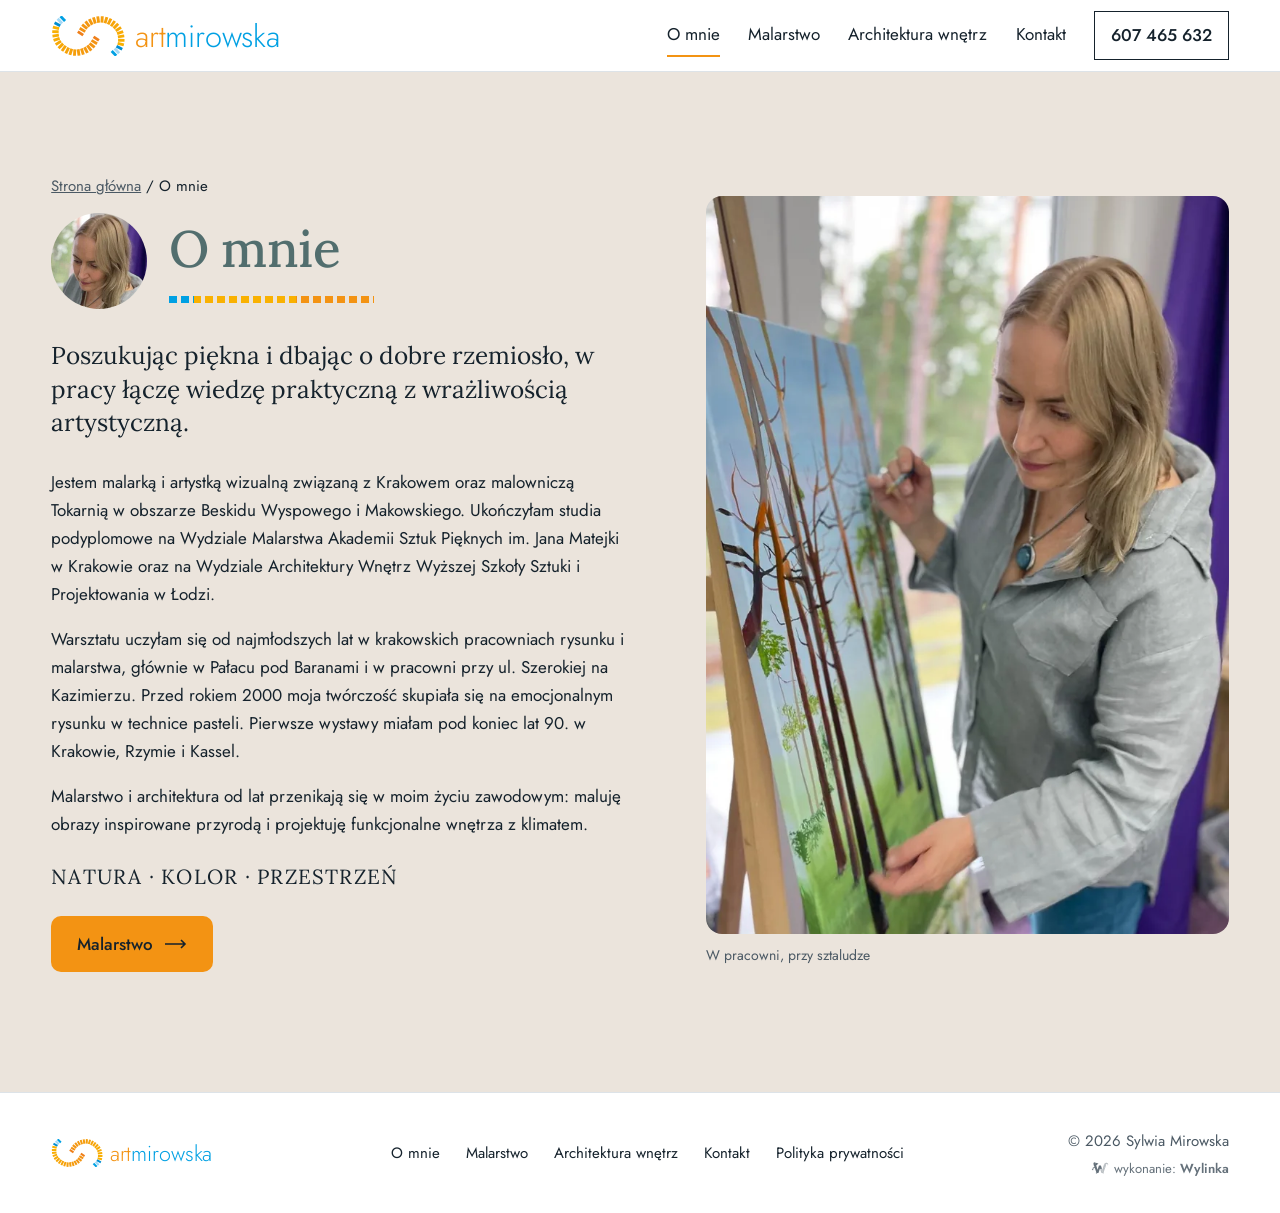
<file: o-mnie.html>
<!doctype html>
<html lang="pl">
<head>
<meta charset="utf-8">
<meta name="viewport" content="width=device-width, initial-scale=1">
<title>O mnie - Sylwia Mirowska, malarka i projektantka wnętrz | artmirowska</title>
<meta name="description" content="Sylwia Mirowska - malarka i artystka wizualna z Krakowa, absolwentka ASP w Krakowie i architektury wnętrz WSSiP w Łodzi. Wykształcenie, warsztat i wystawy.">
<meta name="robots" content="noindex, nofollow" data-podglad>
<link rel="canonical" href="https://wylinka-podglad.pl/artmirowska-koncepcja/o-mnie.html">
<meta name="theme-color" content="#ffffff">
<link rel="icon" href="data:image/svg+xml,%3Csvg%20xmlns%3D%22http%3A%2F%2Fwww.w3.org%2F2000%2Fsvg%22%20viewBox%3D%22-4%20-30%20122%20122%22%3E%3Cg%20id%3D%22hk%22%3E%3Crect%20x%3D%2215.80%22%20y%3D%22-0.90%22%20width%3D%224.4%22%20height%3D%229.8%22%20fill%3D%22%2300A0E3%22%20transform%3D%22rotate%28135.1%2018.00%204.00%29%22%2F%3E%3Crect%20x%3D%2211.30%22%20y%3D%222.98%22%20width%3D%224.4%22%20height%3D%229.8%22%20fill%3D%22%23A2D9F7%22%20transform%3D%22rotate%28137.2%2013.50%207.88%29%22%2F%3E%3Crect%20x%3D%227.54%22%20y%3D%227.58%22%20width%3D%224.4%22%20height%3D%229.8%22%20fill%3D%22%23008DD2%22%20transform%3D%22rotate%28117.8%209.74%2012.48%29%22%2F%3E%3Crect%20x%3D%225.42%22%20y%3D%2213.16%22%20width%3D%224.4%22%20height%3D%229.8%22%20fill%3D%22%23F9B101%22%20transform%3D%22rotate%28104.3%207.62%2018.06%29%22%2F%3E%3Crect%20x%3D%224.60%22%20y%3D%2219.04%22%20width%3D%224.4%22%20height%3D%229.8%22%20fill%3D%22%23F9AF02%22%20transform%3D%22rotate%2891.2%206.80%2023.94%29%22%2F%3E%3Crect%20x%3D%224.97%22%20y%3D%2224.99%22%20width%3D%224.4%22%20height%3D%229.8%22%20fill%3D%22%23F8AD03%22%20transform%3D%22rotate%2881.8%207.17%2029.89%29%22%2F%3E%3Crect%20x%3D%226.34%22%20y%3D%2230.77%22%20width%3D%224.4%22%20height%3D%229.8%22%20fill%3D%22%23F8AB05%22%20transform%3D%22rotate%2870.7%208.54%2035.67%29%22%2F%3E%3Crect%20x%3D%229.02%22%20y%3D%2236.08%22%20width%3D%224.4%22%20height%3D%229.8%22%20fill%3D%22%23F7A906%22%20transform%3D%22rotate%2856.2%2011.22%2040.98%29%22%2F%3E%3Crect%20x%3D%2212.81%22%20y%3D%2240.68%22%20width%3D%224.4%22%20height%3D%229.8%22%20fill%3D%22%23F7A707%22%20transform%3D%22rotate%2845.1%2015.01%2045.58%29%22%2F%3E%3Crect%20x%3D%2217.38%22%20y%3D%2244.51%22%20width%3D%224.4%22%20height%3D%229.8%22%20fill%3D%22%23F7A508%22%20transform%3D%22rotate%2834.9%2019.58%2049.41%29%22%2F%3E%3Crect%20x%3D%2222.51%22%20y%3D%2247.56%22%20width%3D%224.4%22%20height%3D%229.8%22%20fill%3D%22%23F6A309%22%20transform%3D%22rotate%2826.5%2024.71%2052.46%29%22%2F%3E%3Crect%20x%3D%2228.02%22%20y%3D%2249.80%22%20width%3D%224.4%22%20height%3D%229.8%22%20fill%3D%22%23F6A10B%22%20transform%3D%22rotate%2817.2%2030.22%2054.70%29%22%2F%3E%3Crect%20x%3D%2233.89%22%20y%3D%2250.89%22%20width%3D%224.4%22%20height%3D%229.8%22%20fill%3D%22%23F59F0C%22%20transform%3D%22rotate%283.2%2036.09%2055.79%29%22%2F%3E%3Crect%20x%3D%2239.85%22%20y%3D%2250.61%22%20width%3D%224.4%22%20height%3D%229.8%22%20fill%3D%22%23F59D0D%22%20transform%3D%22rotate%28-8.1%2042.05%2055.51%29%22%2F%3E%3Crect%20x%3D%2245.64%22%20y%3D%2249.31%22%20width%3D%224.4%22%20height%3D%229.8%22%20fill%3D%22%23F59B0E%22%20transform%3D%22rotate%28-17.1%2047.84%2054.21%29%22%2F%3E%3Crect%20x%3D%2251.14%22%20y%3D%2247.05%22%20width%3D%224.4%22%20height%3D%229.8%22%20fill%3D%22%23F4990F%22%20transform%3D%22rotate%28-27.6%2053.34%2051.95%29%22%2F%3E%3Crect%20x%3D%2256.17%22%20y%3D%2243.84%22%20width%3D%224.4%22%20height%3D%229.8%22%20fill%3D%22%23F49711%22%20transform%3D%22rotate%28-37.4%2058.37%2048.74%29%22%2F%3E%3Crect%20x%3D%2260.47%22%20y%3D%2239.74%22%20width%3D%224.4%22%20height%3D%229.8%22%20fill%3D%22%23F39512%22%20transform%3D%22rotate%28-51.6%2062.67%2044.64%29%22%2F%3E%3Crect%20x%3D%2263.79%22%20y%3D%2234.78%22%20width%3D%224.4%22%20height%3D%229.8%22%20fill%3D%22%23F39313%22%20transform%3D%22rotate%28-59.3%2065.99%2039.68%29%22%2F%3E%3Crect%20x%3D%2266.79%22%20y%3D%2229.62%22%20width%3D%224.4%22%20height%3D%229.8%22%20fill%3D%22%23EF7F1A%22%20transform%3D%22rotate%28-56.4%2068.99%2034.52%29%22%2F%3E%3C%2Fg%3E%3Cuse%20xmlns%3Axlink%3D%22http%3A%2F%2Fwww.w3.org%2F1999%2Fxlink%22%20href%3D%22%23hk%22%20transform%3D%22rotate%28180%2057%2030.5%29%22%2F%3E%3C%2Fsvg%3E">
<link rel="preload" href="fonts/lora-rdzen.woff2" as="font" type="font/woff2" crossorigin>
<link rel="preload" href="fonts/jost-rdzen.woff2" as="font" type="font/woff2" crossorigin>
<link rel="stylesheet" href="style.css?v=2711i">
</head>
<body>
<a class="skip" href="#tresc">Przejdź do treści</a>
<svg width="0" height="0" style="position:absolute" aria-hidden="true"><defs><symbol id="znak" viewBox="0 0 114 61"><g id="hk"><rect x="15.80" y="-0.90" width="4.4" height="9.8" fill="#00A0E3" transform="rotate(135.1 18.00 4.00)"/><rect x="11.30" y="2.98" width="4.4" height="9.8" fill="#A2D9F7" transform="rotate(137.2 13.50 7.88)"/><rect x="7.54" y="7.58" width="4.4" height="9.8" fill="#008DD2" transform="rotate(117.8 9.74 12.48)"/><rect x="5.42" y="13.16" width="4.4" height="9.8" fill="#F9B101" transform="rotate(104.3 7.62 18.06)"/><rect x="4.60" y="19.04" width="4.4" height="9.8" fill="#F9AF02" transform="rotate(91.2 6.80 23.94)"/><rect x="4.97" y="24.99" width="4.4" height="9.8" fill="#F8AD03" transform="rotate(81.8 7.17 29.89)"/><rect x="6.34" y="30.77" width="4.4" height="9.8" fill="#F8AB05" transform="rotate(70.7 8.54 35.67)"/><rect x="9.02" y="36.08" width="4.4" height="9.8" fill="#F7A906" transform="rotate(56.2 11.22 40.98)"/><rect x="12.81" y="40.68" width="4.4" height="9.8" fill="#F7A707" transform="rotate(45.1 15.01 45.58)"/><rect x="17.38" y="44.51" width="4.4" height="9.8" fill="#F7A508" transform="rotate(34.9 19.58 49.41)"/><rect x="22.51" y="47.56" width="4.4" height="9.8" fill="#F6A309" transform="rotate(26.5 24.71 52.46)"/><rect x="28.02" y="49.80" width="4.4" height="9.8" fill="#F6A10B" transform="rotate(17.2 30.22 54.70)"/><rect x="33.89" y="50.89" width="4.4" height="9.8" fill="#F59F0C" transform="rotate(3.2 36.09 55.79)"/><rect x="39.85" y="50.61" width="4.4" height="9.8" fill="#F59D0D" transform="rotate(-8.1 42.05 55.51)"/><rect x="45.64" y="49.31" width="4.4" height="9.8" fill="#F59B0E" transform="rotate(-17.1 47.84 54.21)"/><rect x="51.14" y="47.05" width="4.4" height="9.8" fill="#F4990F" transform="rotate(-27.6 53.34 51.95)"/><rect x="56.17" y="43.84" width="4.4" height="9.8" fill="#F49711" transform="rotate(-37.4 58.37 48.74)"/><rect x="60.47" y="39.74" width="4.4" height="9.8" fill="#F39512" transform="rotate(-51.6 62.67 44.64)"/><rect x="63.79" y="34.78" width="4.4" height="9.8" fill="#F39313" transform="rotate(-59.3 65.99 39.68)"/><rect x="66.79" y="29.62" width="4.4" height="9.8" fill="#EF7F1A" transform="rotate(-56.4 68.99 34.52)"/></g><use href="#hk" transform="rotate(180 57 30.5)"/></symbol></defs></svg>
<header class="top" id="top">
<div class="wrap">
<a class="logo" href="index.html" aria-label="artmirowska - Sylwia Mirowska, strona główna"><svg viewBox="0 0 382 61" role="img" aria-hidden="true" focusable="false"><use href="#znak" width="114" height="61"/><text x="128" y="47" font-family="Jost, Arial, sans-serif" font-weight="300" font-size="47" letter-spacing="-0.3"><tspan fill="#F39313">art</tspan><tspan fill="#00A0E3">mirowska</tspan></text></svg></a>
<button class="burger" id="burger" type="button" aria-label="Otwórz menu" aria-expanded="false" aria-controls="menu"><i></i><i></i><i></i></button>
<nav class="menu" id="menu" aria-label="Główne menu">
<a href="o-mnie.html" class=on aria-current=page>O mnie</a><a href="malarstwo.html">Malarstwo</a><a href="architektura-wnetrz.html">Architektura wnętrz</a><a href="kontakt.html">Kontakt</a>
<a class="tel" href="tel:+48607465632">607 465 632</a>
</nav>
</div>
</header>
<main id="tresc">
<section class="sek krem">
<div class="wrap om">
<div class="om-tx">
<p class="okr"><a href="index.html">Strona główna</a> / O mnie</p>
<div class="om-gl"><img data-src="foto/smi-twarz-192.webp" data-srcset="foto/smi-twarz-192.webp 192w, foto/smi-twarz-288.webp 288w" sizes="96px" width="96" height="96" alt="Sylwia Mirowska"><div><h1 style="font-size:clamp(38px,4vw,64px)">O mnie</h1><span class="kr" aria-hidden="true"></span></div></div>
<p class="cyt">Poszukując piękna i dbając o dobre rzemiosło, w pracy łączę wiedzę praktyczną z wrażliwością artystyczną.</p><p>Jestem malarką i artystką wizualną związaną z Krakowem oraz malowniczą Tokarnią w obszarze Beskidu Wyspowego i Makowskiego. Ukończyłam studia podyplomowe na Wydziale Malarstwa Akademii Sztuk Pięknych im. Jana Matejki w Krakowie oraz na Wydziale Architektury Wnętrz Wyższej Szkoły Sztuki i Projektowania w Łodzi.</p><p>Warsztatu uczyłam się od najmłodszych lat w krakowskich pracowniach rysunku i malarstwa, głównie w Pałacu pod Baranami i w pracowni przy ul. Szerokiej na Kazimierzu. Przed rokiem 2000 moja twórczość skupiała się na emocjonalnym rysunku w technice pasteli. Pierwsze wystawy miałam pod koniec lat 90. w Krakowie, Rzymie i Kassel.</p><p>Malarstwo i architektura od lat przenikają się w moim życiu zawodowym: maluję obrazy inspirowane przyrodą i projektuję funkcjonalne wnętrza z klimatem.</p>
<p class="haslo">NATURA · KOLOR · PRZESTRZEŃ</p>
<p style="margin-top:22px"><a class="btn" href="malarstwo.html">Malarstwo <svg viewBox="0 0 22 10" aria-hidden="true"><path d="M0 5h20M16 1l4 4-4 4" fill="none" stroke="currentColor" stroke-width="1.6"/></svg></a></p>
</div>
<figure class="om-foto"><img data-src="foto/smi-720.webp" data-srcset="foto/smi-480.webp 480w, foto/smi-720.webp 720w, foto/smi-1032.webp 1032w" sizes="(max-width:960px) 92vw, 40vw" width="1032" height="1600" decoding="async" alt="Sylwia Mirowska przy sztaludze maluje obraz z drzewami"><figcaption>W pracowni, przy sztaludze</figcaption></figure>
</div>
</section>

</main>
<footer class="stopka">
<div class="wrap">
<a class="logo" href="index.html" aria-label="artmirowska, strona główna"><svg viewBox="0 0 382 61" role="img" aria-hidden="true" focusable="false"><use href="#znak" width="114" height="61"/><text x="128" y="47" font-family="Jost, Arial, sans-serif" font-weight="300" font-size="47" letter-spacing="-0.3"><tspan fill="#F39313">art</tspan><tspan fill="#00A0E3">mirowska</tspan></text></svg></a>
<nav aria-label="Stopka"><a href="o-mnie.html">O mnie</a><a href="malarstwo.html">Malarstwo</a><a href="architektura-wnetrz.html">Architektura wnętrz</a><a href="kontakt.html">Kontakt</a><a href="polityka-prywatnosci.html">Polityka prywatności</a></nav>
<div class="pr"><span>© <span id="rok">2026</span> Sylwia Mirowska</span><a class="wylinka-badge" href="https://wylinka.pl/?utm_source=artmirowska.pl&amp;utm_medium=stopka&amp;utm_campaign=wykonanie" rel="noopener" title="Strona wykonana przez Wylinka"><svg viewBox="0 0 64 64" aria-hidden="true" focusable="false" fill="currentColor"><path d="M9.8 22.8l-1.2-7.9 2.2-3.7 15.5 4.6-.5 1.5-7.2 5.5 4.7 15.6 5-15.6 7 0 4.1 12.7-4.2-.9-2.6 1.8-.8-2.2-5.3 15.6-4.3 0 .4 .2-2.1 2.8-1.3-1.1 1.1-1.4-3.1 .2-.1-1.7 2.2-.1-5.7-16.5-4.8 .6-.8 3.1 0 .5-.3 .5 .8 2.2-1.6 .5-.4-1.3-.8 1.6-1.5-.8 .8-1.6-1.4 .6-.6-1.6 2.3-.8 .2-.4 1.3-4.8 5.9-.8-2.4-6.9zM15.2 13.7l-.1-.4-.4 .8-.1 .8 .1 1 .1 .4 .3 .7 .3-.9 .1-.7 0-.8z"/><path class="wy-pod" d="M37.1 49.8l-4.5-13.3 2.6-1.8 4.2 .9 .9 2.8 3-9.7 0-.5 .1-.8 3.2-8.4 .5-1 .6-1 .9-1.1 1.3-1 1.1-.7 1.4-.5 1.4-.3 .7 0 .9 0 1.2 .3 1.4 .6 .8 .5 .7 .7 .6 .7 .5 .9 .3 .9 .1 .9 0 .8-.2 .9-.5 .9-.5 .6-.7 .5-.7 .3-.1-.1 0-.1 .5-.5 .3-.7 .2-.5 0-.6-.1-.6-.3-.7-.4-.5-.4-.4-.5-.3-.6-.3-.7 0-.7 .1-.6 .1-.5 .4-.5 .5-.3 .5-.2 .7-.1 1.5-1.4 5.1-.8 3.3-.3 .7-.5 .7-6 17.5 1.9 .1-.1 1.7-3.1-.2 1.1 1.4-1.3 1.1-2.1-2.8 .4-.2z"/><path class="wy-old" d="M40.8 50l.4-.2-4.1 0-4.2-12.5 2.5-1.7 4.3 .9 .6 1.9 .6-1.6 0-.3 2.4-7.8 0-.5 .1-.8 3.2-8.4 .4-.8 .6-.9 .9-1.2 .9-.9 1.3-.8 1.4-.6 1.2-.3 1.4-.1 1.3 .1 .6 .2 .8 .3 1.1 .6 .9 .7 .7 .9 .5 .9 .3 .9 .1 1.1-.1 .9-.3 .9-.4 .7-.6 .7-.6 .4-.6 .2-.1-.1 0-.1 .5-.5 .3-.7 .2-.5 0-.5-.1-.6-.2-.6-.3-.5-.4-.5-.5-.3-.6-.3-.7-.1-.6 0-.6 .1-.6 .3-.6 .5-.3 .4-.2 .5-.1 .5-.1 1.5-1.4 5.1-.8 3.3-.3 .7-.5 .7-6 17.5 1.9 .1-.1 1.7-3.1-.2 1.1 1.4-1.3 1.1zM49.6 17.1l.6 1.7-1.5 1.9 .4 .4 1.8-2.1-.7-2.1zM48.1 28.3l.5 1.8-1.7 1.8 .4 .4 1.9-2-.6-2.2zM37.9 41.7l1.7-1.5-.4-.4-1.7 1.4zM42.6 38.7l-1.5 2.8 1.1 2-1.3 2.6 .5 .2 1.5-2.8-1.1-2 1.4-2.5z"/></svg><span>wykonanie: <b>Wylinka</b></span></a></div>
</div>
</footer>
<div class="lb" id="lb" role="dialog" aria-modal="true" aria-label="Powiększenie">
<figure><img alt=""><figcaption></figcaption></figure>
<button class="x" type="button" aria-label="Zamknij"><svg viewBox="0 0 22 22" aria-hidden="true"><path d="M3 3l16 16M19 3 3 19" stroke="currentColor" stroke-width="1.8"/></svg></button>
<button class="p" type="button" aria-label="Poprzednie"><svg viewBox="0 0 22 22" aria-hidden="true"><path d="M14 3 6 11l8 8" fill="none" stroke="currentColor" stroke-width="1.8"/></svg></button>
<button class="n" type="button" aria-label="Następne"><svg viewBox="0 0 22 22" aria-hidden="true"><path d="M8 3l8 8-8 8" fill="none" stroke="currentColor" stroke-width="1.8"/></svg></button>
</div>
<script src="app.js?v=2711i" defer></script>
</body>
</html>
</file>
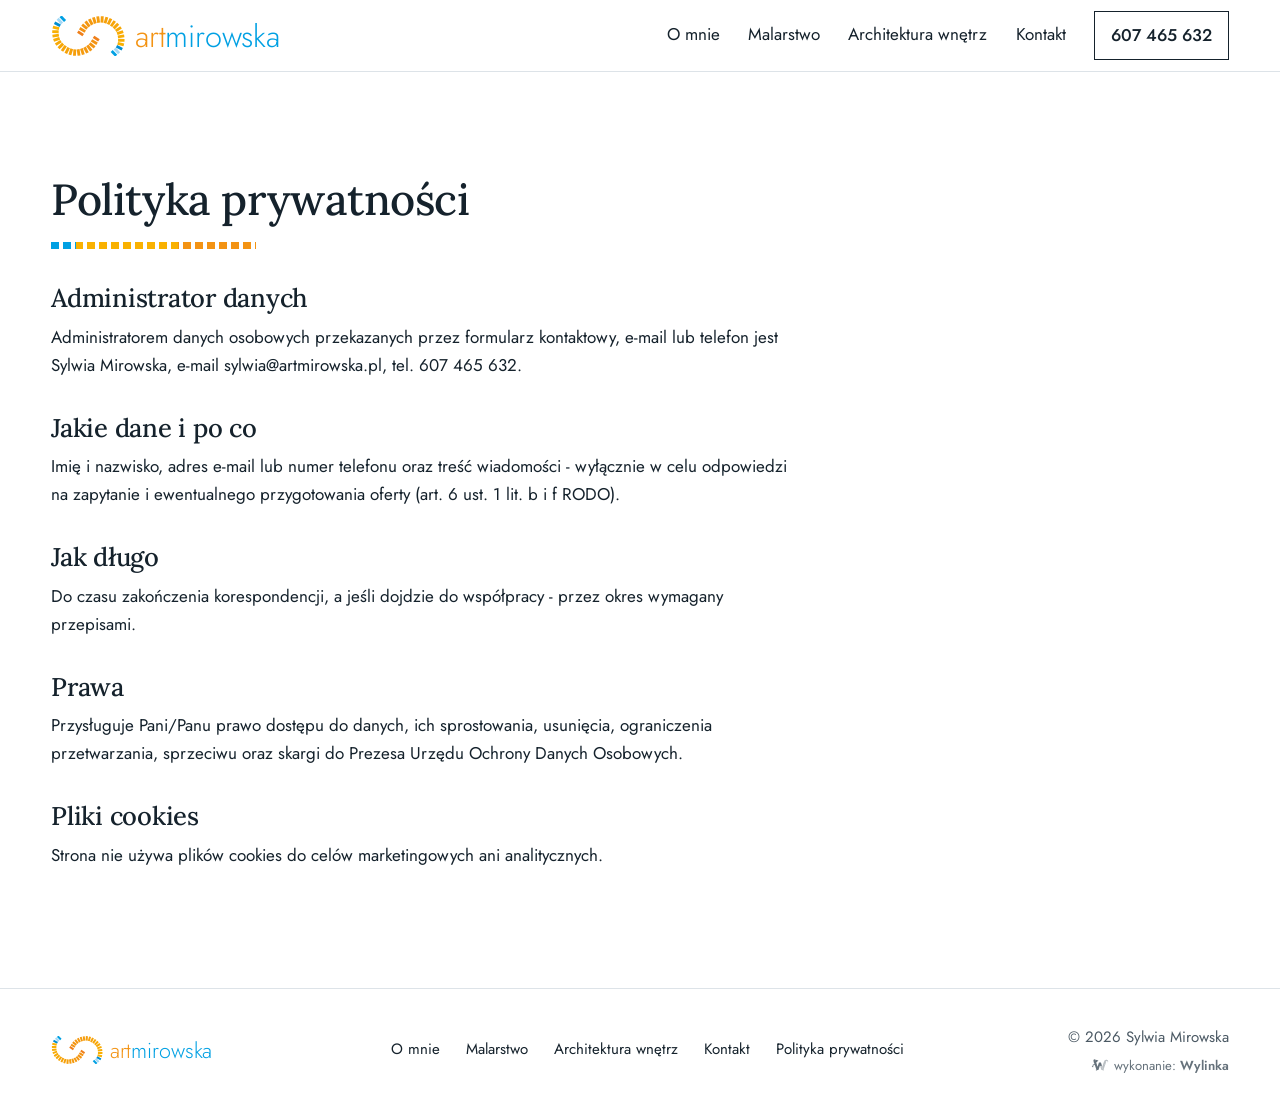
<file: polityka-prywatnosci.html>
<!doctype html>
<html lang="pl">
<head>
<meta charset="utf-8">
<meta name="viewport" content="width=device-width, initial-scale=1">
<title>Polityka prywatności | artmirowska</title>
<meta name="description" content="Polityka prywatności strony artmirowska.pl - Sylwia Mirowska.">
<meta name="robots" content="noindex, nofollow" data-podglad>
<link rel="canonical" href="https://wylinka-podglad.pl/artmirowska-koncepcja/polityka-prywatnosci.html">
<meta name="theme-color" content="#ffffff">
<link rel="icon" href="data:image/svg+xml,%3Csvg%20xmlns%3D%22http%3A%2F%2Fwww.w3.org%2F2000%2Fsvg%22%20viewBox%3D%22-4%20-30%20122%20122%22%3E%3Cg%20id%3D%22hk%22%3E%3Crect%20x%3D%2215.80%22%20y%3D%22-0.90%22%20width%3D%224.4%22%20height%3D%229.8%22%20fill%3D%22%2300A0E3%22%20transform%3D%22rotate%28135.1%2018.00%204.00%29%22%2F%3E%3Crect%20x%3D%2211.30%22%20y%3D%222.98%22%20width%3D%224.4%22%20height%3D%229.8%22%20fill%3D%22%23A2D9F7%22%20transform%3D%22rotate%28137.2%2013.50%207.88%29%22%2F%3E%3Crect%20x%3D%227.54%22%20y%3D%227.58%22%20width%3D%224.4%22%20height%3D%229.8%22%20fill%3D%22%23008DD2%22%20transform%3D%22rotate%28117.8%209.74%2012.48%29%22%2F%3E%3Crect%20x%3D%225.42%22%20y%3D%2213.16%22%20width%3D%224.4%22%20height%3D%229.8%22%20fill%3D%22%23F9B101%22%20transform%3D%22rotate%28104.3%207.62%2018.06%29%22%2F%3E%3Crect%20x%3D%224.60%22%20y%3D%2219.04%22%20width%3D%224.4%22%20height%3D%229.8%22%20fill%3D%22%23F9AF02%22%20transform%3D%22rotate%2891.2%206.80%2023.94%29%22%2F%3E%3Crect%20x%3D%224.97%22%20y%3D%2224.99%22%20width%3D%224.4%22%20height%3D%229.8%22%20fill%3D%22%23F8AD03%22%20transform%3D%22rotate%2881.8%207.17%2029.89%29%22%2F%3E%3Crect%20x%3D%226.34%22%20y%3D%2230.77%22%20width%3D%224.4%22%20height%3D%229.8%22%20fill%3D%22%23F8AB05%22%20transform%3D%22rotate%2870.7%208.54%2035.67%29%22%2F%3E%3Crect%20x%3D%229.02%22%20y%3D%2236.08%22%20width%3D%224.4%22%20height%3D%229.8%22%20fill%3D%22%23F7A906%22%20transform%3D%22rotate%2856.2%2011.22%2040.98%29%22%2F%3E%3Crect%20x%3D%2212.81%22%20y%3D%2240.68%22%20width%3D%224.4%22%20height%3D%229.8%22%20fill%3D%22%23F7A707%22%20transform%3D%22rotate%2845.1%2015.01%2045.58%29%22%2F%3E%3Crect%20x%3D%2217.38%22%20y%3D%2244.51%22%20width%3D%224.4%22%20height%3D%229.8%22%20fill%3D%22%23F7A508%22%20transform%3D%22rotate%2834.9%2019.58%2049.41%29%22%2F%3E%3Crect%20x%3D%2222.51%22%20y%3D%2247.56%22%20width%3D%224.4%22%20height%3D%229.8%22%20fill%3D%22%23F6A309%22%20transform%3D%22rotate%2826.5%2024.71%2052.46%29%22%2F%3E%3Crect%20x%3D%2228.02%22%20y%3D%2249.80%22%20width%3D%224.4%22%20height%3D%229.8%22%20fill%3D%22%23F6A10B%22%20transform%3D%22rotate%2817.2%2030.22%2054.70%29%22%2F%3E%3Crect%20x%3D%2233.89%22%20y%3D%2250.89%22%20width%3D%224.4%22%20height%3D%229.8%22%20fill%3D%22%23F59F0C%22%20transform%3D%22rotate%283.2%2036.09%2055.79%29%22%2F%3E%3Crect%20x%3D%2239.85%22%20y%3D%2250.61%22%20width%3D%224.4%22%20height%3D%229.8%22%20fill%3D%22%23F59D0D%22%20transform%3D%22rotate%28-8.1%2042.05%2055.51%29%22%2F%3E%3Crect%20x%3D%2245.64%22%20y%3D%2249.31%22%20width%3D%224.4%22%20height%3D%229.8%22%20fill%3D%22%23F59B0E%22%20transform%3D%22rotate%28-17.1%2047.84%2054.21%29%22%2F%3E%3Crect%20x%3D%2251.14%22%20y%3D%2247.05%22%20width%3D%224.4%22%20height%3D%229.8%22%20fill%3D%22%23F4990F%22%20transform%3D%22rotate%28-27.6%2053.34%2051.95%29%22%2F%3E%3Crect%20x%3D%2256.17%22%20y%3D%2243.84%22%20width%3D%224.4%22%20height%3D%229.8%22%20fill%3D%22%23F49711%22%20transform%3D%22rotate%28-37.4%2058.37%2048.74%29%22%2F%3E%3Crect%20x%3D%2260.47%22%20y%3D%2239.74%22%20width%3D%224.4%22%20height%3D%229.8%22%20fill%3D%22%23F39512%22%20transform%3D%22rotate%28-51.6%2062.67%2044.64%29%22%2F%3E%3Crect%20x%3D%2263.79%22%20y%3D%2234.78%22%20width%3D%224.4%22%20height%3D%229.8%22%20fill%3D%22%23F39313%22%20transform%3D%22rotate%28-59.3%2065.99%2039.68%29%22%2F%3E%3Crect%20x%3D%2266.79%22%20y%3D%2229.62%22%20width%3D%224.4%22%20height%3D%229.8%22%20fill%3D%22%23EF7F1A%22%20transform%3D%22rotate%28-56.4%2068.99%2034.52%29%22%2F%3E%3C%2Fg%3E%3Cuse%20xmlns%3Axlink%3D%22http%3A%2F%2Fwww.w3.org%2F1999%2Fxlink%22%20href%3D%22%23hk%22%20transform%3D%22rotate%28180%2057%2030.5%29%22%2F%3E%3C%2Fsvg%3E">
<link rel="preload" href="fonts/lora-rdzen.woff2" as="font" type="font/woff2" crossorigin>
<link rel="preload" href="fonts/jost-rdzen.woff2" as="font" type="font/woff2" crossorigin>
<link rel="stylesheet" href="style.css?v=2711i">
</head>
<body>
<a class="skip" href="#tresc">Przejdź do treści</a>
<svg width="0" height="0" style="position:absolute" aria-hidden="true"><defs><symbol id="znak" viewBox="0 0 114 61"><g id="hk"><rect x="15.80" y="-0.90" width="4.4" height="9.8" fill="#00A0E3" transform="rotate(135.1 18.00 4.00)"/><rect x="11.30" y="2.98" width="4.4" height="9.8" fill="#A2D9F7" transform="rotate(137.2 13.50 7.88)"/><rect x="7.54" y="7.58" width="4.4" height="9.8" fill="#008DD2" transform="rotate(117.8 9.74 12.48)"/><rect x="5.42" y="13.16" width="4.4" height="9.8" fill="#F9B101" transform="rotate(104.3 7.62 18.06)"/><rect x="4.60" y="19.04" width="4.4" height="9.8" fill="#F9AF02" transform="rotate(91.2 6.80 23.94)"/><rect x="4.97" y="24.99" width="4.4" height="9.8" fill="#F8AD03" transform="rotate(81.8 7.17 29.89)"/><rect x="6.34" y="30.77" width="4.4" height="9.8" fill="#F8AB05" transform="rotate(70.7 8.54 35.67)"/><rect x="9.02" y="36.08" width="4.4" height="9.8" fill="#F7A906" transform="rotate(56.2 11.22 40.98)"/><rect x="12.81" y="40.68" width="4.4" height="9.8" fill="#F7A707" transform="rotate(45.1 15.01 45.58)"/><rect x="17.38" y="44.51" width="4.4" height="9.8" fill="#F7A508" transform="rotate(34.9 19.58 49.41)"/><rect x="22.51" y="47.56" width="4.4" height="9.8" fill="#F6A309" transform="rotate(26.5 24.71 52.46)"/><rect x="28.02" y="49.80" width="4.4" height="9.8" fill="#F6A10B" transform="rotate(17.2 30.22 54.70)"/><rect x="33.89" y="50.89" width="4.4" height="9.8" fill="#F59F0C" transform="rotate(3.2 36.09 55.79)"/><rect x="39.85" y="50.61" width="4.4" height="9.8" fill="#F59D0D" transform="rotate(-8.1 42.05 55.51)"/><rect x="45.64" y="49.31" width="4.4" height="9.8" fill="#F59B0E" transform="rotate(-17.1 47.84 54.21)"/><rect x="51.14" y="47.05" width="4.4" height="9.8" fill="#F4990F" transform="rotate(-27.6 53.34 51.95)"/><rect x="56.17" y="43.84" width="4.4" height="9.8" fill="#F49711" transform="rotate(-37.4 58.37 48.74)"/><rect x="60.47" y="39.74" width="4.4" height="9.8" fill="#F39512" transform="rotate(-51.6 62.67 44.64)"/><rect x="63.79" y="34.78" width="4.4" height="9.8" fill="#F39313" transform="rotate(-59.3 65.99 39.68)"/><rect x="66.79" y="29.62" width="4.4" height="9.8" fill="#EF7F1A" transform="rotate(-56.4 68.99 34.52)"/></g><use href="#hk" transform="rotate(180 57 30.5)"/></symbol></defs></svg>
<header class="top" id="top">
<div class="wrap">
<a class="logo" href="index.html" aria-label="artmirowska - Sylwia Mirowska, strona główna"><svg viewBox="0 0 382 61" role="img" aria-hidden="true" focusable="false"><use href="#znak" width="114" height="61"/><text x="128" y="47" font-family="Jost, Arial, sans-serif" font-weight="300" font-size="47" letter-spacing="-0.3"><tspan fill="#F39313">art</tspan><tspan fill="#00A0E3">mirowska</tspan></text></svg></a>
<button class="burger" id="burger" type="button" aria-label="Otwórz menu" aria-expanded="false" aria-controls="menu"><i></i><i></i><i></i></button>
<nav class="menu" id="menu" aria-label="Główne menu">
<a href="o-mnie.html">O mnie</a><a href="malarstwo.html">Malarstwo</a><a href="architektura-wnetrz.html">Architektura wnętrz</a><a href="kontakt.html">Kontakt</a>
<a class="tel" href="tel:+48607465632">607 465 632</a>
</nav>
</div>
</header>
<main id="tresc">
<section class="sek polityka">
<div class="wrap">
<h1 style="font-size:clamp(34px,3.4vw,52px)">Polityka prywatności</h1><span class="kr" aria-hidden="true"></span>
<h2>Administrator danych</h2>
<p>Administratorem danych osobowych przekazanych przez formularz kontaktowy, e-mail lub telefon jest Sylwia Mirowska, e-mail sylwia@artmirowska.pl, tel. 607 465 632.</p>
<h2>Jakie dane i po co</h2>
<p>Imię i nazwisko, adres e-mail lub numer telefonu oraz treść wiadomości - wyłącznie w celu odpowiedzi na zapytanie i ewentualnego przygotowania oferty (art. 6 ust. 1 lit. b i f RODO).</p>
<h2>Jak długo</h2>
<p>Do czasu zakończenia korespondencji, a jeśli dojdzie do współpracy - przez okres wymagany przepisami.</p>
<h2>Prawa</h2>
<p>Przysługuje Pani/Panu prawo dostępu do danych, ich sprostowania, usunięcia, ograniczenia przetwarzania, sprzeciwu oraz skargi do Prezesa Urzędu Ochrony Danych Osobowych.</p>
<h2>Pliki cookies</h2>
<p>Strona nie używa plików cookies do celów marketingowych ani analitycznych.</p>
</div>
</section>

</main>
<footer class="stopka">
<div class="wrap">
<a class="logo" href="index.html" aria-label="artmirowska, strona główna"><svg viewBox="0 0 382 61" role="img" aria-hidden="true" focusable="false"><use href="#znak" width="114" height="61"/><text x="128" y="47" font-family="Jost, Arial, sans-serif" font-weight="300" font-size="47" letter-spacing="-0.3"><tspan fill="#F39313">art</tspan><tspan fill="#00A0E3">mirowska</tspan></text></svg></a>
<nav aria-label="Stopka"><a href="o-mnie.html">O mnie</a><a href="malarstwo.html">Malarstwo</a><a href="architektura-wnetrz.html">Architektura wnętrz</a><a href="kontakt.html">Kontakt</a><a href="polityka-prywatnosci.html">Polityka prywatności</a></nav>
<div class="pr"><span>© <span id="rok">2026</span> Sylwia Mirowska</span><a class="wylinka-badge" href="https://wylinka.pl/?utm_source=artmirowska.pl&amp;utm_medium=stopka&amp;utm_campaign=wykonanie" rel="noopener" title="Strona wykonana przez Wylinka"><svg viewBox="0 0 64 64" aria-hidden="true" focusable="false" fill="currentColor"><path d="M9.8 22.8l-1.2-7.9 2.2-3.7 15.5 4.6-.5 1.5-7.2 5.5 4.7 15.6 5-15.6 7 0 4.1 12.7-4.2-.9-2.6 1.8-.8-2.2-5.3 15.6-4.3 0 .4 .2-2.1 2.8-1.3-1.1 1.1-1.4-3.1 .2-.1-1.7 2.2-.1-5.7-16.5-4.8 .6-.8 3.1 0 .5-.3 .5 .8 2.2-1.6 .5-.4-1.3-.8 1.6-1.5-.8 .8-1.6-1.4 .6-.6-1.6 2.3-.8 .2-.4 1.3-4.8 5.9-.8-2.4-6.9zM15.2 13.7l-.1-.4-.4 .8-.1 .8 .1 1 .1 .4 .3 .7 .3-.9 .1-.7 0-.8z"/><path class="wy-pod" d="M37.1 49.8l-4.5-13.3 2.6-1.8 4.2 .9 .9 2.8 3-9.7 0-.5 .1-.8 3.2-8.4 .5-1 .6-1 .9-1.1 1.3-1 1.1-.7 1.4-.5 1.4-.3 .7 0 .9 0 1.2 .3 1.4 .6 .8 .5 .7 .7 .6 .7 .5 .9 .3 .9 .1 .9 0 .8-.2 .9-.5 .9-.5 .6-.7 .5-.7 .3-.1-.1 0-.1 .5-.5 .3-.7 .2-.5 0-.6-.1-.6-.3-.7-.4-.5-.4-.4-.5-.3-.6-.3-.7 0-.7 .1-.6 .1-.5 .4-.5 .5-.3 .5-.2 .7-.1 1.5-1.4 5.1-.8 3.3-.3 .7-.5 .7-6 17.5 1.9 .1-.1 1.7-3.1-.2 1.1 1.4-1.3 1.1-2.1-2.8 .4-.2z"/><path class="wy-old" d="M40.8 50l.4-.2-4.1 0-4.2-12.5 2.5-1.7 4.3 .9 .6 1.9 .6-1.6 0-.3 2.4-7.8 0-.5 .1-.8 3.2-8.4 .4-.8 .6-.9 .9-1.2 .9-.9 1.3-.8 1.4-.6 1.2-.3 1.4-.1 1.3 .1 .6 .2 .8 .3 1.1 .6 .9 .7 .7 .9 .5 .9 .3 .9 .1 1.1-.1 .9-.3 .9-.4 .7-.6 .7-.6 .4-.6 .2-.1-.1 0-.1 .5-.5 .3-.7 .2-.5 0-.5-.1-.6-.2-.6-.3-.5-.4-.5-.5-.3-.6-.3-.7-.1-.6 0-.6 .1-.6 .3-.6 .5-.3 .4-.2 .5-.1 .5-.1 1.5-1.4 5.1-.8 3.3-.3 .7-.5 .7-6 17.5 1.9 .1-.1 1.7-3.1-.2 1.1 1.4-1.3 1.1zM49.6 17.1l.6 1.7-1.5 1.9 .4 .4 1.8-2.1-.7-2.1zM48.1 28.3l.5 1.8-1.7 1.8 .4 .4 1.9-2-.6-2.2zM37.9 41.7l1.7-1.5-.4-.4-1.7 1.4zM42.6 38.7l-1.5 2.8 1.1 2-1.3 2.6 .5 .2 1.5-2.8-1.1-2 1.4-2.5z"/></svg><span>wykonanie: <b>Wylinka</b></span></a></div>
</div>
</footer>
<div class="lb" id="lb" role="dialog" aria-modal="true" aria-label="Powiększenie">
<figure><img alt=""><figcaption></figcaption></figure>
<button class="x" type="button" aria-label="Zamknij"><svg viewBox="0 0 22 22" aria-hidden="true"><path d="M3 3l16 16M19 3 3 19" stroke="currentColor" stroke-width="1.8"/></svg></button>
<button class="p" type="button" aria-label="Poprzednie"><svg viewBox="0 0 22 22" aria-hidden="true"><path d="M14 3 6 11l8 8" fill="none" stroke="currentColor" stroke-width="1.8"/></svg></button>
<button class="n" type="button" aria-label="Następne"><svg viewBox="0 0 22 22" aria-hidden="true"><path d="M8 3l8 8-8 8" fill="none" stroke="currentColor" stroke-width="1.8"/></svg></button>
</div>
<script src="app.js?v=2711i" defer></script>
</body>
</html>
</file>
<file: style.css>
@font-face{font-family:Lora;font-weight:400 700;font-display:swap;src:url(fonts/lora-rdzen.woff2) format("woff2");unicode-range:U+0020-007E,U+00A0,U+00A9,U+00AB,U+00B0,U+00B7,U+00BB,U+00D3,U+00D7,U+00F3,U+2013-2014,U+2018-2019,U+201C-201E,U+2022,U+2026}
@font-face{font-family:Lora;font-weight:400 700;font-display:swap;src:url(fonts/lora-pl.woff2) format("woff2");unicode-range:U+0104-0107,U+0118-0119,U+0141-0144,U+015A-015B,U+0179-017C}
@font-face{font-family:Jost;font-weight:300 700;font-display:swap;src:url(fonts/jost-rdzen.woff2) format("woff2");unicode-range:U+0020-007E,U+00A0-00FF,U+2013-2026,U+20AC}
@font-face{font-family:Jost;font-weight:300 700;font-display:swap;src:url(fonts/jost-pl.woff2) format("woff2");unicode-range:U+0104-0107,U+0118-0119,U+0141-0144,U+015A-015B,U+0179-017C}
@font-face{font-family:"Lora fb";src:local("Georgia");size-adjust:104%;ascent-override:88%;descent-override:24%}
@font-face{font-family:"Jost fb";src:local("Arial");size-adjust:100%;ascent-override:100%;descent-override:30%}
:root{--ink:#15222c;--muted:#4b5964;--gray:#f2f4f6;--line:#dde3e8;--or:#f39313;--ye:#f9b101;--bl:#00a0e3;--bld:#0072ad;--ort:#a65800;--dark:#0b2b3f;
--g:clamp(16px,4vw,72px);--wrap:min(100% - 2*var(--g),1680px);--wide:min(100% - 2*clamp(16px,3vw,56px),1840px);--hd:72px;
--serif:Lora,"Lora fb",Georgia,serif;--sans:Jost,"Jost fb",Arial,sans-serif}
*,*::before,*::after{box-sizing:border-box}
html{scroll-behavior:smooth;scroll-padding-top:var(--hd);-webkit-text-size-adjust:100%}
body{margin:0;background:#fff;color:var(--ink);font:400 17px/1.65 var(--sans);-webkit-font-smoothing:antialiased;overflow-x:hidden}
img{display:block;max-width:100%}
a{color:var(--bld)}
button{font:inherit;color:inherit}
h1,h2,h3{font-family:var(--serif);font-weight:500;line-height:1.15;margin:0;letter-spacing:-.01em}
p{margin:0 0 1em}
.wrap{width:var(--wrap);margin-inline:auto}
.skip{position:absolute;left:-999px;top:8px;background:#fff;padding:8px 12px;z-index:99}.skip:focus{left:8px}
/* naglowek */
.top{position:sticky;top:0;z-index:50;background:#fff;border-bottom:1px solid var(--line)}
.top .wrap{height:calc(var(--hd) - 1px);display:flex;align-items:center;justify-content:space-between;gap:24px}
.logo{display:flex;align-items:center;text-decoration:none;flex:none}
.logo svg{height:40px;width:auto}
.menu{display:flex;align-items:center;gap:clamp(18px,2.2vw,40px)}
.menu a{color:var(--ink);text-decoration:none;font-size:17px;padding:6px 0;border-bottom:2px solid transparent}
.menu a:hover{border-color:var(--ye)}
.menu a.on{border-color:var(--or)}
.menu .tel{font-weight:500;padding:9px 16px;border:1px solid var(--ink);border-bottom-width:1px}
.menu .tel:hover{background:var(--ink);color:#fff}
.burger{display:none;width:44px;height:44px;border:0;background:none;padding:10px;cursor:pointer}
.burger i{display:block;height:2px;background:var(--ink);margin:6px 0;transition:transform .2s}
/* kreski z logo */
.kr{display:block;height:7px;width:clamp(150px,16vw,230px);margin:18px 0 0;background:linear-gradient(90deg,#00a0e3 0 12%,#f9b101 12% 62%,#f39313 62%);
-webkit-mask:repeating-linear-gradient(90deg,#000 0 8px,transparent 8px 12px);mask:repeating-linear-gradient(90deg,#000 0 8px,transparent 8px 12px)}
.kr.b{background:linear-gradient(90deg,#f39313 0 12%,#00a0e3 12% 62%,#a2d9f7 62%)}
/* hero */
.hero{position:relative;min-height:max(540px,calc(100svh - var(--hd)));display:flex;align-items:flex-end;background:#c79a4f;overflow:hidden}
.hero picture,.hero picture img{position:absolute;inset:0;width:100%;height:100%}
.hero picture img{object-fit:cover;object-position:68% 50%}
.ety{position:relative;margin:0 0 clamp(28px,5vh,64px) max(var(--g),calc((100% - 1680px)/2));background:#fff;padding:clamp(26px,2.4vw,40px) clamp(26px,2.6vw,44px) clamp(22px,2vw,30px);width:min(560px,100% - 2*var(--g));box-shadow:0 18px 50px rgba(20,25,30,.22)}
.ety .kr{position:absolute;top:0;left:clamp(26px,2.6vw,44px);margin:0;transform:translateY(-50%);height:9px}
.hero h1{font-size:clamp(38px,3.6vw,58px)}
.hero h1 span{display:block;font-family:var(--sans);font-weight:400;font-size:.43em;letter-spacing:0;margin-top:.55em;color:var(--muted)}
.hero .lead{margin:18px 0 26px;font-size:clamp(17px,1.15vw,19px);color:var(--ink);max-width:44ch}
.btn{display:inline-flex;align-items:center;gap:12px;background:var(--or);color:var(--ink);text-decoration:none;font-weight:500;font-size:17px;padding:14px 26px;border:0;cursor:pointer;transition:background .2s}
.btn:hover{background:var(--ye)}
.btn svg{width:22px;height:10px}
.podpis{margin:22px 0 0;padding-top:14px;border-top:1px solid var(--line);font-size:14px;color:var(--muted);line-height:1.45}
.podpis i{font-family:var(--serif)}
.podpis .m{display:none}
@media (orientation:portrait){.hero picture img{object-position:50% 30%}.podpis .d{display:none}.podpis .m{display:inline}}
/* sekcje */
section{position:relative}
.sek{padding:clamp(64px,8vw,128px) 0}
.szary{background:var(--gray)}
h2{font-size:clamp(34px,3.2vw,52px)}
h3{font-size:clamp(22px,1.6vw,27px)}
.wst{font-size:clamp(18px,1.25vw,20px)}
/* o mnie */
.om{display:grid;grid-template-columns:minmax(0,1.05fr) minmax(0,.95fr);gap:clamp(36px,6vw,110px);align-items:center}
.om-gl{display:flex;align-items:center;gap:22px;margin-bottom:30px}
.om-gl img{width:96px;height:96px;border-radius:50%;object-fit:cover;flex:none}
.cyt{font-family:var(--serif);font-size:clamp(23px,1.9vw,31px);line-height:1.38;margin:0 0 28px;max-width:30ch}
.om-tx p{max-width:62ch;color:var(--ink)}
.om-tx p.sz{color:var(--muted)}
.om-foto{margin:0;position:relative}
.om-foto img{width:100%;height:auto;aspect-ratio:760/1020;object-fit:cover;max-height:78vh}
.om-foto figcaption{font-size:14px;color:var(--muted);margin-top:10px}
/* malarstwo */
.mal-gl{display:grid;grid-template-columns:minmax(0,1fr) minmax(0,1fr);gap:clamp(36px,6vw,110px);align-items:start;margin-bottom:clamp(44px,5vw,72px)}
.mal-gl .wst{margin-top:28px;max-width:58ch}
.wyd h3{margin-bottom:14px}
.wyd ul{list-style:none;margin:0;padding:0;border-top:1px solid var(--line)}
.wyd li{display:grid;grid-template-columns:92px minmax(0,1fr);gap:16px;padding:13px 0;border-bottom:1px solid var(--line);font-size:16px;line-height:1.5}
.wyd li b{font-weight:500;color:var(--ort)}
.wyd .wcz{font-size:15px;color:var(--muted);margin:14px 0 0}
.pas-w{width:var(--wide);margin-inline:auto}
.pas{--h:clamp(300px,46vh,470px);display:flex;gap:clamp(18px,2vw,34px);overflow-x:auto;scroll-snap-type:x mandatory;scrollbar-width:none;padding-bottom:4px;cursor:grab;user-select:none}
.pas::-webkit-scrollbar{display:none}
.pas.drag{scroll-snap-type:none;cursor:grabbing}
.ob{flex:0 0 auto;margin:0;scroll-snap-align:start;width:calc(var(--h)*var(--r))}
.ob button{display:block;width:100%;height:var(--h);padding:0;border:0;background:#e9edf0;cursor:zoom-in}
.ob img{width:100%;height:100%;object-fit:cover}
.ob figcaption{padding-top:12px;font-size:15px;line-height:1.4;color:var(--muted)}
.ob figcaption b{display:block;font-family:var(--serif);font-weight:500;font-size:17px;color:var(--ink);margin-bottom:2px}
.ob figcaption em{font-style:normal;color:var(--ort)}
.pas-dol{display:flex;align-items:center;justify-content:space-between;gap:20px;flex-wrap:wrap;margin-top:26px}
.soc{display:flex;flex-wrap:wrap;align-items:center;gap:10px 22px;font-size:16px;color:var(--muted)}
.soc a{color:var(--ink);font-weight:500;text-decoration:none;border-bottom:2px solid var(--ye);padding:4px 0}
.nav{display:flex;gap:10px}
.nav button{width:48px;height:48px;border:1px solid var(--ink);background:#fff;cursor:pointer;display:grid;place-items:center}
.nav button:hover{background:var(--ink);color:#fff}
.nav svg{width:20px;height:12px}
/* wnetrza */
.ciemna{background:var(--dark);color:#fff}
.ciemna a{color:#fff}
.ciemna .soc{color:#b8c7d1}
.ciemna .soc a{color:#fff;border-color:var(--bl)}
.ciemna .nav button{border-color:#fff;background:transparent;color:#fff}
.ciemna .nav button:hover{background:#fff;color:var(--dark)}
.ciemna .ob button{background:#173f57}
.ciemna .ob figcaption{color:#b8c7d1}
.ciemna .ob figcaption b{color:#fff}
.wn-gl{display:grid;grid-template-columns:minmax(0,1fr) minmax(0,1fr);gap:clamp(36px,6vw,110px);margin-bottom:clamp(44px,5vw,72px)}
.wn-gl .wst{margin-top:28px;max-width:56ch;color:#e3ebf0}
.dwa{display:grid;grid-template-columns:minmax(0,1fr) minmax(0,1fr);gap:clamp(24px,3vw,48px)}
.dwa h3{margin-bottom:12px}
.dwa ul{margin:0;padding:0;list-style:none}
.dwa li{padding:9px 0;border-bottom:1px solid #24506b;font-size:16px;line-height:1.5;color:#e3ebf0}
.dwa p{font-size:16px;color:#e3ebf0}
.wn-pas .pas{--h:clamp(280px,42vh,430px)}
.wn-h{display:flex;align-items:baseline;justify-content:space-between;gap:20px;margin-bottom:22px}
.wn-h p{margin:0;color:#b8c7d1;font-size:15px}
/* kontakt */
.kon{display:grid;grid-template-columns:minmax(0,.9fr) minmax(0,1.1fr);gap:clamp(36px,6vw,110px);align-items:start}
.dane{margin:30px 0 0;font-size:18px}
.dane div{padding:14px 0;border-bottom:1px solid var(--line)}
.dane dt{font-size:14px;color:var(--muted)}
.dane dd{margin:0}
.dane .duzy{font-family:var(--serif);font-size:clamp(26px,2.2vw,34px);color:var(--ink);text-decoration:none}
.kon .soc{margin-top:26px}
form{background:#fff;padding:clamp(24px,3vw,44px);display:grid;gap:16px}
form h3{margin-bottom:4px}
label{display:grid;gap:6px;font-size:15px;color:var(--muted)}
input,select,textarea{font:inherit;font-size:17px;color:var(--ink);border:1px solid #b9c3cb;background:#fff;padding:12px 14px;border-radius:0;width:100%}
input:focus,select:focus,textarea:focus{outline:2px solid var(--bl);outline-offset:0;border-color:var(--bl)}
textarea{min-height:120px;resize:vertical}
.zg{display:flex;gap:10px;align-items:flex-start;font-size:14px;line-height:1.45}
.zg input{width:20px;height:20px;flex:none;margin-top:1px}
[aria-invalid=true]{border-color:#c0392b}
.msg{background:#eef7fc;border-left:4px solid var(--bl);padding:12px 16px;font-size:16px}
/* stopka */
.stopka{background:#fff;border-top:1px solid var(--line);padding:36px 0;font-size:15px;color:var(--muted)}
.stopka .wrap{display:grid;grid-template-columns:auto 1fr auto;gap:16px 40px;align-items:center}
.stopka nav{display:flex;flex-wrap:wrap;gap:8px 26px;justify-content:center}
.stopka nav a{color:var(--ink);text-decoration:none}
.stopka .logo svg{height:28px}
.stopka .pr{display:flex;flex-direction:column;align-items:flex-end;gap:6px}
.wylinka-badge{display:inline-flex;align-items:center;gap:.4em;color:inherit;text-decoration:none;font-size:.875em;line-height:1;opacity:.85}
.wylinka-badge:hover,.wylinka-badge:focus-visible{opacity:1}
.wylinka-badge:focus-visible{outline:2px solid currentColor;outline-offset:3px;border-radius:2px}
.wylinka-badge svg{width:18px;height:18px;flex:none;overflow:visible}
.wylinka-badge b{font-weight:600}
.wylinka-badge .wy-old{opacity:.45;transform-origin:40px 30px;transition:transform .32s cubic-bezier(.3,.7,.4,1),opacity .32s ease-out}
.wylinka-badge .wy-pod{opacity:0;transition:opacity .2s ease-out .08s}
.wylinka-badge:hover .wy-old,.wylinka-badge:focus-visible .wy-old{transform:translate(9px,7px) rotate(9deg);opacity:0}
.wylinka-badge:hover .wy-pod,.wylinka-badge:focus-visible .wy-pod{opacity:1}
@media (prefers-reduced-motion:reduce){.wylinka-badge .wy-old,.wylinka-badge .wy-pod{transition:none}.wylinka-badge:hover .wy-old,.wylinka-badge:focus-visible .wy-old{transform:none;opacity:.45}.wylinka-badge:hover .wy-pod,.wylinka-badge:focus-visible .wy-pod{opacity:0}}

/* lightbox */
.lb{position:fixed;inset:0;z-index:100;background:rgba(12,18,24,.94);display:none;align-items:center;justify-content:center}
.lb.on{display:flex}
.lb figure{margin:0;display:flex;flex-direction:column;align-items:center;gap:14px;max-width:92vw}
.lb img{max-width:92vw;max-height:80vh;width:auto;height:auto;background:#222}
.lb figcaption{color:#e6ecf0;font-size:15px;text-align:center;max-width:70ch;line-height:1.45}
.lb button{position:absolute;background:rgba(255,255,255,.1);border:0;color:#fff;width:52px;height:52px;cursor:pointer;display:grid;place-items:center}
.lb button:hover{background:rgba(255,255,255,.22)}
.lb .x{top:14px;right:14px}.lb .p{left:14px;top:50%;transform:translateY(-50%)}.lb .n{right:14px;top:50%;transform:translateY(-50%)}
.lb svg{width:22px;height:22px}
:focus-visible{outline:2px solid var(--bl);outline-offset:2px}
/* responsywnosc */
@media (max-width:1100px){
.menu a:not(.tel){font-size:16px}
}
@media (max-width:960px){
:root{--hd:62px}
.logo svg{height:30px}
.burger{display:block}
.menu{position:fixed;inset:var(--hd) 0 auto 0;background:#fff;flex-direction:column;align-items:stretch;gap:0;padding:8px var(--g) 24px;border-bottom:1px solid var(--line);box-shadow:0 20px 40px rgba(0,0,0,.08);display:none}
.top.open .menu{display:flex}
.menu a{font-size:20px;padding:14px 0;border-bottom:1px solid var(--line)}
.menu a.on{border-bottom-color:var(--line);color:var(--ort)}
.menu .tel{margin-top:16px;text-align:center;border:1px solid var(--ink)}
.top.open .burger i:nth-child(1){transform:translateY(8px) rotate(45deg)}
.top.open .burger i:nth-child(2){opacity:0}
.top.open .burger i:nth-child(3){transform:translateY(-8px) rotate(-45deg)}
.om,.mal-gl,.wn-gl,.kon{grid-template-columns:minmax(0,1fr)}
.om-foto img{max-height:none}
.stopka .wrap{grid-template-columns:1fr 1fr}
.stopka nav{grid-column:1/-1;grid-row:2;justify-content:flex-start}
}
@media (max-width:760px){
.hero{flex-direction:column;align-items:stretch;min-height:calc(100svh - var(--hd));background:#fff}
.hero picture{position:relative;flex:1 1 auto;min-height:min(60vw,30svh);inset:auto}
.hero picture img{object-position:50% 28%}
.ety{margin:0;width:100%;box-shadow:none;padding:24px var(--g) 22px}
.ety .kr{left:var(--g)}
.hero h1{font-size:clamp(30px,min(9vw,5.4svh),40px)}
.hero h1 span{font-size:.5em;margin-top:.45em}
.hero .lead{margin:12px 0 24px;font-size:16px;line-height:1.55}
.podpis{margin-top:16px;padding-top:10px;font-size:13px}
.podpis .d{display:none}.podpis .m{display:inline}
.dwa{grid-template-columns:minmax(0,1fr)}
.pas{--h:300px}
.wn-pas .pas{--h:280px}
.wyd li{grid-template-columns:78px minmax(0,1fr);gap:12px;font-size:15px}
.wn-h{flex-direction:column;gap:6px}
.nav{display:none}
}
@media (max-width:760px) and (max-height:700px){
.hero .lead{font-size:15px;margin:10px 0 24px}
.ety{padding-top:20px}
}
@media (min-width:1600px){body{font-size:18px}.wyd li,.dwa li,.dwa p{font-size:17px}.ob figcaption{font-size:16px}.ob figcaption b{font-size:18px}.podpis{font-size:15px}}
@media (min-width:2200px){:root{--wrap:min(100% - 2*var(--g),1980px);--wide:min(100% - 112px,2240px)}body{font-size:19px}.ety{margin-left:max(var(--g),calc((100% - 1980px)/2));width:620px}.hero h1{font-size:64px}.pas{--h:clamp(300px,46vh,600px)}.wn-pas .pas{--h:clamp(280px,42vh,540px)}.wyd li,.dwa li,.dwa p{font-size:18px}}
@media (prefers-reduced-motion:reduce){html{scroll-behavior:auto}}

/* kremowa strefa malarstwa (klimat folderu) */
:root{--krem:#ebe4dc;--krem2:#f4efe9;--r:16px}
.krem{background:var(--krem)}
.krem .wyd ul,.krem .wyd li{border-color:#d6ccc0}
/* wizytowka startowa: biala karta w bialej ramce z zaokragleniami */
.ety{border-radius:var(--r);outline:10px solid rgba(255,255,255,.62);outline-offset:0}
.ety::after{content:"";position:absolute;inset:10px;border:1px solid #e6ddd2;border-radius:10px;pointer-events:none}
.ety .kr{z-index:1}
/* obrazy w bialych ramkach */
.krem .ob button,.ramki .ob button{background:#fff;padding:5px;border-radius:8px;box-shadow:0 1px 0 rgba(60,45,30,.06),0 10px 26px rgba(60,45,30,.08)}
.krem .ob img,.ramki .ob img{border-radius:3px}
.krem .ob figcaption{color:#5d5348}
.krem .ob figcaption em{color:#8a5a00}
.panel{background:#fff;border-radius:var(--r);padding:clamp(24px,3vw,44px)}
/* galeria siatka bez przycinania obrazow */
.siatka{display:flex;flex-wrap:wrap;gap:clamp(18px,2vw,30px);--h:clamp(230px,26vw,380px)}
.siatka .ob{flex:var(--r) 1 calc(var(--h)*var(--r));width:auto;min-width:0}
.siatka .ob button{height:auto;aspect-ratio:var(--r)}
.siatka .ob button img{height:100%}
.siatka::after{content:"";flex:10 1 0}
.krem .siatka .ob button{aspect-ratio:auto}
.krem .siatka .ob button img{aspect-ratio:var(--r);height:auto}
/* naglowek podstrony */
.ph{padding:clamp(48px,6vw,96px) 0 clamp(24px,3vw,40px)}
.ph h1{font-size:clamp(38px,4vw,64px)}
.ph .wst{margin-top:24px;max-width:60ch}
.okr{font-size:15px;color:var(--muted);margin:0 0 14px}
.okr a{color:var(--muted)}
/* zajawki dzialow na glownej */
.dz{display:grid;grid-template-columns:repeat(2,minmax(0,1fr));gap:clamp(18px,2.4vw,40px)}
.dz a{display:block;text-decoration:none;color:var(--ink);border-radius:var(--r);overflow:hidden;background:#fff}
.dz .k{background:var(--krem)}
.dz .c{background:var(--dark);color:#fff}
.dz img{width:100%;height:auto;aspect-ratio:16/10;object-fit:cover}
.dz .t{padding:clamp(20px,2.4vw,34px)}
.dz h3{margin-bottom:10px}
.dz p{margin:0 0 16px;max-width:52ch}
.dz .c p{color:#e3ebf0}
.dz .wiecej{font-weight:500;border-bottom:2px solid var(--ye);padding-bottom:3px}
.dz .c .wiecej{border-color:var(--bl);color:#fff}
.tw{list-style:none;margin:18px 0 0;padding:0;display:flex;flex-wrap:wrap;gap:10px}
.tw li{background:#fff;border-radius:999px;padding:8px 16px;font-size:15px}
.haslo{font-family:var(--serif);font-size:clamp(20px,1.6vw,26px);letter-spacing:.06em;color:#8a5a00;margin-top:22px}
.om-foto img{aspect-ratio:1032/1600;max-height:82vh;border-radius:var(--r)}
.polityka h2{font-size:clamp(24px,2vw,30px);margin:34px 0 10px}
.polityka p,.polityka li{max-width:75ch}
@media (max-width:960px){.dz{grid-template-columns:minmax(0,1fr)}}
/* pierwszy ekran: wizytowka + przenikajace sie obrazy w bialej ramie */
:root{--teal:#526e6e;--zloto:#cc9933}
.start{padding:clamp(24px,3.4vw,56px) 0}
.start-in{display:grid;grid-template-columns:minmax(0,.78fr) minmax(0,1.22fr);gap:clamp(24px,3.4vw,64px);align-items:center;min-height:calc(100svh - var(--hd) - 2*clamp(24px,3.4vw,56px))}
.wiz{position:relative;background:#fff;border-radius:22px;padding:clamp(34px,3.2vw,58px) clamp(28px,3vw,54px) clamp(30px,2.8vw,48px);box-shadow:0 18px 50px rgba(60,45,30,.10)}
.wiz::after{content:"";position:absolute;inset:12px;border:1px solid #e3d8ca;border-radius:14px;pointer-events:none}
.wiz .kr{position:absolute;top:0;left:clamp(28px,3vw,54px);margin:0;transform:translateY(-50%);height:9px;z-index:1}
.wiz h1{font-size:clamp(36px,3.4vw,60px);color:var(--teal);font-weight:400}
.wiz h1 span{display:block;font-family:var(--sans);font-weight:400;font-size:.36em;letter-spacing:.08em;margin-top:.7em;color:#7a6f63}
.wiz .lead{margin:20px 0 6px;font-size:clamp(17px,1.15vw,19px);max-width:42ch}
.wiz .haslo{margin:16px 0 26px;font-size:clamp(15px,1.05vw,18px)}
.rama{position:relative;background:#fff;border-radius:14px;padding:clamp(5px,.5vw,8px);aspect-ratio:1.4;width:100%;max-height:calc(100svh - var(--hd) - 2*clamp(24px,3.4vw,56px));max-width:calc((100svh - var(--hd) - 2*clamp(24px,3.4vw,56px))*1.4);justify-self:end;box-shadow:0 18px 50px rgba(60,45,30,.12)}
.rama img{position:absolute;inset:clamp(5px,.5vw,8px);width:calc(100% - 2*clamp(5px,.5vw,8px));height:calc(100% - 2*clamp(5px,.5vw,8px));object-fit:contain;border-radius:4px;opacity:0;transition:opacity 1.6s ease}
.rama img.on{opacity:1}
@media (min-width:2200px){.rama{max-height:1060px;max-width:1484px}}

.om .dz{grid-template-columns:minmax(0,1fr)}
.om:has(.dz){align-items:start}
.btn{border-radius:10px}
.wiecej{color:var(--ink);font-weight:500;text-decoration:none;border-bottom:2px solid var(--ye);padding-bottom:3px}
.krem h1,.krem h2,.wiz h1{color:var(--teal)}
.wyd-lista{max-height:430px;overflow-y:auto;padding-right:8px;scrollbar-width:thin}
.ob figcaption em.nie{color:#8b8078}
.baner{display:grid;grid-template-columns:repeat(2,minmax(0,1fr));gap:14px;margin-top:26px}
.baner a{display:block;border-radius:16px;padding:18px 20px;text-decoration:none;color:var(--ink);background:#fff;border:1px solid var(--line)}
.baner a span{display:block;font-size:14px;color:var(--muted)}
.baner a b{font-family:var(--serif);font-weight:500;font-size:22px}
.baner .fb{border-top:4px solid var(--bl)}.baner .ig{border-top:4px solid var(--or)}
@media (max-width:960px){.start-in{grid-template-columns:minmax(0,1fr);min-height:0}.rama{order:-1;justify-self:stretch;max-width:none;max-height:none}}
@media (max-width:760px){.wiz{border-radius:18px;padding:30px 22px 26px}.wiz::after{inset:8px;border-radius:12px}.wiz .kr{left:22px}.baner{grid-template-columns:minmax(0,1fr)}.start{padding:16px 0 28px}}

@media (max-width:760px){.ety{border-radius:0;outline:0}.ety::after{display:none}.siatka{--h:150px;gap:14px}}

/* 26.11: kwadraciki pokazu na starcie */
.kw{position:absolute;top:calc(clamp(5px,.5vw,8px) + 10px);right:calc(clamp(5px,.5vw,8px) + 10px);z-index:2;display:flex;gap:1px;padding:2px 4px;background:rgba(255,255,255,.86);border-radius:7px;box-shadow:0 2px 10px rgba(40,30,20,.12)}
.kw button{width:22px;height:22px;padding:0;border:0;background:none;cursor:pointer;display:grid;place-items:center}
.kw button::before{content:"";width:9px;height:9px;border:1.5px solid #c8b8a4;background:#fff;transition:background .3s,border-color .3s}
.kw button:hover::before{border-color:var(--or)}
.kw button.on::before{background:var(--or);border-color:var(--or)}
.kw button:nth-child(1).on::before,.kw button:nth-child(4).on::before{background:var(--bl);border-color:var(--bl)}
.kw button:nth-child(2).on::before,.kw button:nth-child(5).on::before{background:var(--ye);border-color:var(--ye)}

/* 26.11: telefon - caly pierwszy ekran w jednym oknie, obraz jak najwiekszy */
@media (max-width:760px){
.start{padding:0}
.start .start-in{width:100%;display:flex;flex-direction:column;justify-content:center;gap:12px;min-height:calc(100svh - var(--hd));padding:8px 0 14px}
.rama{order:-1;flex:1 1 0;width:calc(100% - 16px);margin:0 auto;aspect-ratio:auto;min-height:180px;max-height:calc((100vw - 16px)/1.4);max-width:none;border-radius:10px;box-shadow:0 8px 24px rgba(60,45,30,.12)}
.rama img{border-radius:3px}
.kw{top:11px;right:11px;padding:1px 2px;gap:0}
.kw button{width:19px;height:22px}
.kw button::before{width:8px;height:8px}
.wiz{margin:0 8px;border-radius:16px;padding:20px 20px 18px}
.wiz::after{inset:6px;border-radius:11px}
.wiz .kr{left:20px;height:8px;width:150px}
.wiz h1{font-size:clamp(27px,7.6vw,32px)}
.wiz h1 span{font-size:12.5px;letter-spacing:.06em;margin-top:.5em}
.wiz .lead{margin:10px 0 0;font-size:15px;line-height:1.5}
.wiz .haslo{margin:10px 0 14px;font-size:13px}
.wiz .btn{padding:11px 20px;font-size:16px}
.siatka{--h:260px;gap:14px}
.ob figcaption{font-size:14px;padding-top:9px}
.ob figcaption b{font-size:16px}
}
@media (max-width:760px) and (max-height:600px){
.wiz .lead .dr{display:none}
.wiz .haslo{display:none}
.wiz .btn{margin-top:14px}
}
@media (max-width:760px) and (min-height:780px){
.start .start-in{gap:16px}
.wiz{padding:24px 22px 22px}
.wiz h1{font-size:clamp(30px,8.4vw,36px)}
.wiz h1 span{font-size:13.5px}
.wiz .lead{font-size:16px;margin-top:12px}
.wiz .haslo{font-size:14px;margin:12px 0 18px}
.wiz .btn{padding:13px 22px}
}
@media (min-width:1200px){.kw button{width:26px;height:26px}.kw button::before{width:11px;height:11px}}
@media (max-width:760px){.siatka::after{display:none}}
@media (max-width:560px){.stopka .wrap{grid-template-columns:minmax(0,1fr);gap:18px}.stopka nav{grid-row:auto;gap:10px 22px}.stopka .pr{flex-direction:row;flex-wrap:wrap;align-items:center;justify-content:space-between;gap:10px 20px;border-top:1px solid var(--line);padding-top:16px}}
form{border-radius:var(--r,16px)}
input,select,textarea{border-radius:8px}
/* 26.11 b: telefon - hero od gory, wysokosc ramy liczona w app.js wg proporcji obrazow */
@media (max-width:760px){
.start .start-in{justify-content:flex-start;padding-top:8px}
.rama{flex:none;height:calc((100vw - 16px)/1.4);max-height:none;min-height:0;background:none;box-shadow:none;padding:0;border-radius:0}
.rama img{inset:0;margin:auto;width:auto;height:auto;max-width:100%;max-height:100%;object-fit:fill;border:5px solid #fff;border-radius:10px;box-shadow:0 8px 24px rgba(60,45,30,.12);background:#fff}
.kw{top:auto;right:auto;position:absolute}
}
@media (max-width:760px){.rama img{inset:0 0 auto 0;margin:0 auto}}
/* 26.11 c: lamowka na samym obrazie (obrazy poziome i pionowe w pokazie) */
.rama{background:none;box-shadow:none;padding:0;border-radius:0}
.rama img{inset:0;margin:auto;width:auto;height:auto;max-width:100%;max-height:100%;object-fit:fill;border:clamp(5px,.5vw,8px) solid #fff;border-radius:10px;background:#fff;box-shadow:0 18px 50px rgba(60,45,30,.12)}
@media (max-width:760px){.rama img{inset:0 0 auto 0;margin:0 auto;border-width:5px;box-shadow:0 8px 24px rgba(60,45,30,.12)}}
@media (max-width:760px){.rama img{inset:0;margin:auto}}
/* 26.11 e: przesuwanie pokazu */
.rama{touch-action:pan-y;cursor:grab;user-select:none;-webkit-user-select:none}
.rama img{transition:opacity 1.6s ease,transform .35s ease;-webkit-user-drag:none}
.rama.ciag{cursor:grabbing}.rama.ciag img{transition:opacity 1.6s ease}
.rama.szybko img{transition:opacity .6s ease,transform .35s ease}
.rama .kw{cursor:default}
@media (max-width:760px){.start .start-in{padding-bottom:20px}}
@media (prefers-reduced-motion:reduce){.rama img,.rama.szybko img{transition:opacity 1.2s ease}}
@media (max-width:760px){.rama img{inset:0 0 auto 0;margin:0 auto}}
/* architektura: zdjecia projektow na granatowym tle */
.wn-tyt{padding-bottom:clamp(28px,3.4vw,48px)}
.wn-gal{padding:clamp(40px,5vw,80px) 0}
.wn-gal .ramki .ob button{background:#fff;box-shadow:0 14px 34px rgba(0,0,0,.32)}
.wn-gal .ob figcaption{color:#b8c7d1}
.wn-gal .ob figcaption b{color:#fff}
.wn-soc{padding:clamp(28px,3vw,44px) 0 clamp(56px,7vw,104px)}
.wn-soc .soc{margin:0}

/* link do galerii, w ktorej obraz jest wystawiony: <a class="gal" href="...">wystawiony: nazwa galerii</a> w figcaption */
.ob figcaption a.gal{display:inline-block;margin-top:4px;font-size:14px;color:var(--ink);text-decoration:none;border-bottom:2px solid var(--ye);padding-bottom:1px}
.ob figcaption a.gal:hover{border-bottom-color:var(--ink)}
.lb figcaption a.gal{display:inline-block;margin-top:6px;color:#fff;text-decoration:none;border-bottom:2px solid var(--ye)}
.wn-sub{color:#fff;font-family:var(--serif);font-weight:500;font-size:clamp(22px,2vw,28px);margin:clamp(44px,5vw,72px) 0 22px}
/* filtr galerii: wszystkie / w sprzedazy / w galerii / niedostepne */
.flt{display:flex;flex-wrap:wrap;gap:10px;margin:0 0 clamp(22px,2.6vw,34px)}
.flt button{font:inherit;font-size:15px;padding:9px 16px;border:1px solid #cdbfae;background:#fff;color:var(--ink);border-radius:999px;cursor:pointer;min-height:44px}
.flt button span{color:var(--muted);margin-left:4px}
.flt button[aria-pressed=true]{background:var(--teal);border-color:var(--teal);color:#fff}
.flt button[aria-pressed=true] span{color:#d7e6ea}
.siatka .ob[hidden]{display:none}
@media (max-width:760px){.flt{gap:8px}.flt button{font-size:14px;padding:8px 13px}}
.lb figcaption .lb-st{display:inline-block;margin-top:6px;color:#f3c26b}.lb figcaption .lb-st.nie{color:#b8c0c6}
</file>
